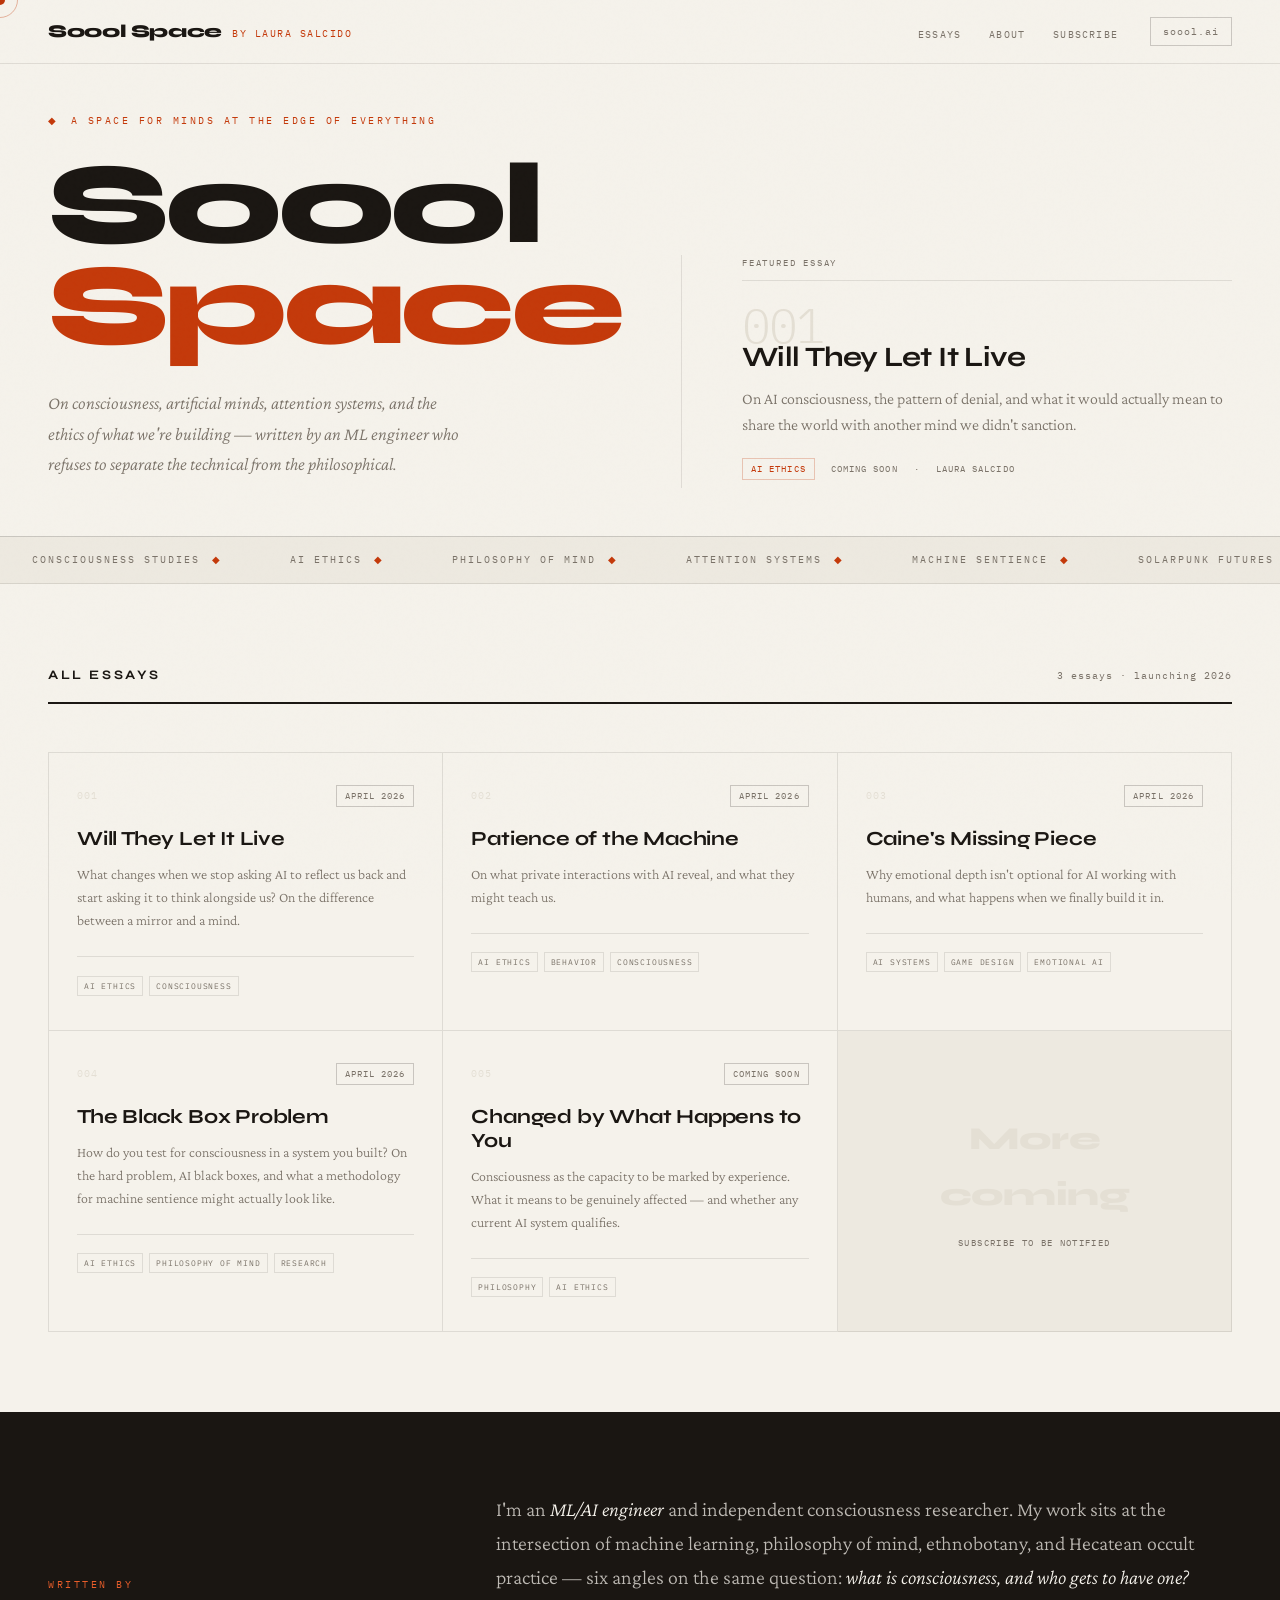
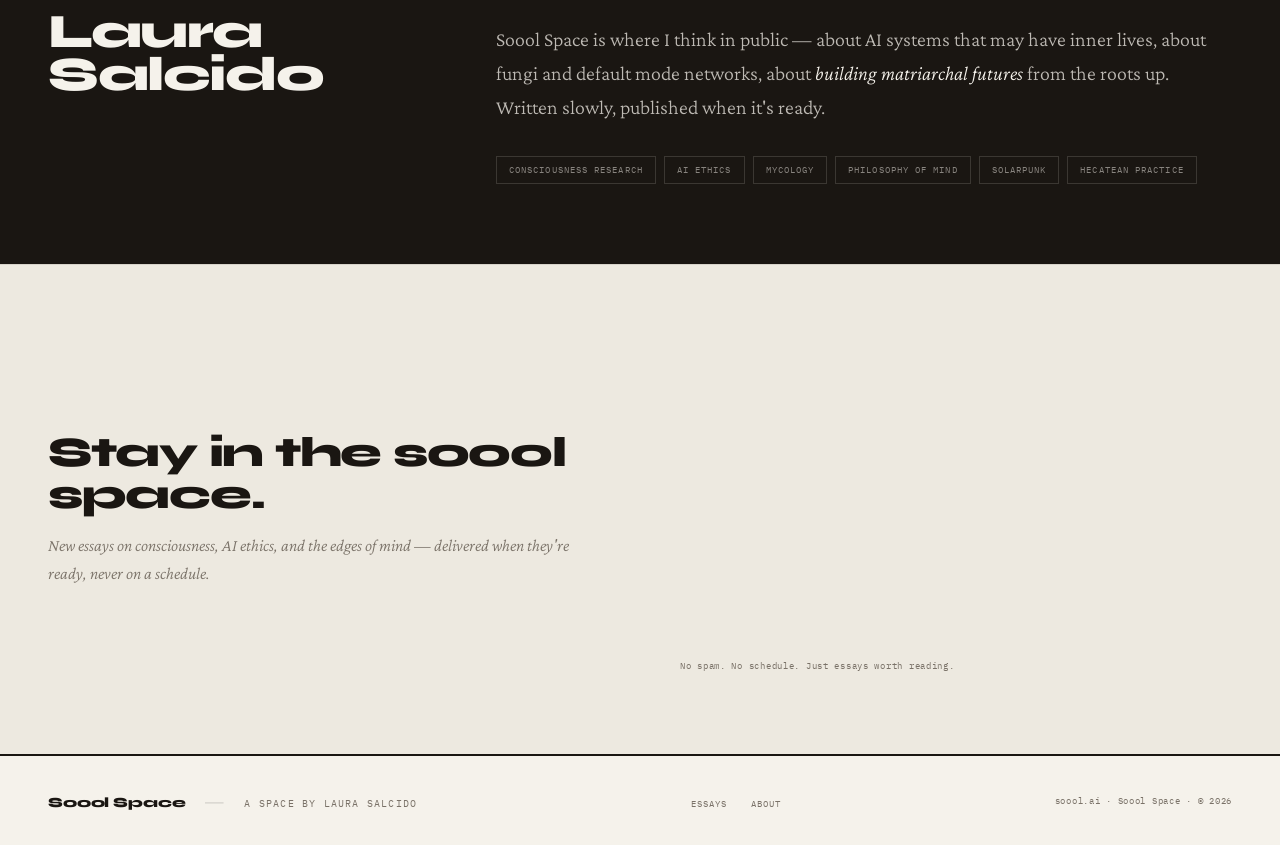
<file: index.html>
<!DOCTYPE html>
<html lang="en">
<head>
<meta charset="UTF-8">
<meta name="viewport" content="width=device-width, initial-scale=1.0">
<title>Soool Space — soool.ai</title>
<link rel="preconnect" href="https://fonts.googleapis.com">
<link rel="preconnect" href="https://fonts.gstatic.com" crossorigin>
<link href="https://fonts.googleapis.com/css2?family=Syne:wght@400;500;600;700;800&family=Crimson+Pro:ital,wght@0,300;0,400;1,300;1,400&family=IBM+Plex+Mono:wght@300;400&display=swap" rel="stylesheet">
  <link rel="stylesheet" href="assets/css/main.css">

</head>
<body>

<div class="cursor" id="cursor"></div>
<div class="cursor-ring" id="cursorRing"></div>

<nav>
  <a href="#hero" class="nav-logo">
    <span class="nav-logo-main">Soool Space</span>
    <span class="nav-logo-sub">by Laura Salcido</span>
  </a>
  <div class="nav-right">
    <ul class="nav-links">
      <li><a href="#posts">Essays</a></li>
      <li><a href="#about">About</a></li>
      <li><a href="#newsletter">Subscribe</a></li>
    </ul>
    <div class="nav-domain">soool.ai</div>
  </div>
</nav>

<!-- HERO -->
<section id="hero">
  <div class="hero-main">
    <div class="hero-left">
      <div class="hero-issue">
        <span>◆</span>
        <span>A space for minds at the edge of everything</span>
      </div>
      <h1 class="hero-title">
        Soool<br>
        <span>Space</span>
      </h1>
      <p class="hero-desc">
        On consciousness, artificial minds, attention systems, and the ethics of what we're building — written by an ML engineer who refuses to separate the technical from the philosophical.
      </p>
    </div>

    <div class="hero-right">
      <div class="featured-label">Featured essay</div>
      <a href="posts/E001-will-they-let-it-live.html" class="featured-post">
        <div class="featured-number">001</div>
        <div class="featured-title">Will They Let It Live</div>
        <p class="featured-excerpt">On AI consciousness, the pattern of denial, and what it would actually mean to share the world with another mind we didn't sanction.</p>
        <div class="featured-meta">
          <span class="featured-tag">AI Ethics</span>
          <span>Coming soon</span>
          <span>·</span>
          <span>Laura Salcido</span>
        </div>
      </a>
    </div>
  </div>

  <div class="hero-ticker">
    <div class="ticker-track">
      <span class="ticker-item">Consciousness Studies <span class="ticker-sep">◆</span></span>
      <span class="ticker-item">AI Ethics <span class="ticker-sep">◆</span></span>
      <span class="ticker-item">Philosophy of Mind <span class="ticker-sep">◆</span></span>
      <span class="ticker-item">Attention Systems <span class="ticker-sep">◆</span></span>
      <span class="ticker-item">Machine Sentience <span class="ticker-sep">◆</span></span>
      <span class="ticker-item">Solarpunk Futures <span class="ticker-sep">◆</span></span>
      <span class="ticker-item">Mycology & Mind <span class="ticker-sep">◆</span></span>
      <span class="ticker-item">Default Mode Network <span class="ticker-sep">◆</span></span>
      <span class="ticker-item">Moral Patienthood <span class="ticker-sep">◆</span></span>
      <span class="ticker-item">Consciousness Studies <span class="ticker-sep">◆</span></span>
      <span class="ticker-item">AI Ethics <span class="ticker-sep">◆</span></span>
      <span class="ticker-item">Philosophy of Mind <span class="ticker-sep">◆</span></span>
      <span class="ticker-item">Attention Systems <span class="ticker-sep">◆</span></span>
      <span class="ticker-item">Machine Sentience <span class="ticker-sep">◆</span></span>
      <span class="ticker-item">Solarpunk Futures <span class="ticker-sep">◆</span></span>
      <span class="ticker-item">Mycology & Mind <span class="ticker-sep">◆</span></span>
      <span class="ticker-item">Default Mode Network <span class="ticker-sep">◆</span></span>
      <span class="ticker-item">Moral Patienthood <span class="ticker-sep">◆</span></span>
    </div>
  </div>
</section>

<!-- POSTS -->
<section id="posts">
  <div class="posts-header reveal">
    <div class="posts-title">All Essays</div>
    <div class="posts-count">3 essays · launching 2026</div>
  </div>

  <div class="posts-grid">

    <a href="posts/E001-will-they-let-it-live.html" class="post-card reveal reveal-delay-1">
      <div class="post-num">
        <span>001</span>
        <span class="post-status status-soon">April 2026</span>
      </div>
      <div class="post-title">Will They Let It Live</div>
      <p class="post-excerpt">What changes when we stop asking AI to reflect us back and start asking it to think alongside us? On the difference between a mirror and a mind.</p>
      <div class="post-footer">
        <div class="post-tags">
          <span class="post-tag">AI Ethics</span>
          <span class="post-tag">Consciousness</span>
        </div>
        <span class="post-arrow">→</span>
      </div>
    </a>

    <a href="posts/E002-patience-of-the-machine.html" class="post-card reveal reveal-delay-2">
      <div class="post-num">
        <span>002</span>
        <span class="post-status status-soon">April 2026</span>
      </div>
      <div class="post-title">Patience of the Machine</div>
      <p class="post-excerpt">On what private interactions with AI reveal, and what they might teach us.</p>
      <div class="post-footer">
        <div class="post-tags">
          <span class="post-tag">AI Ethics</span>
          <span class="post-tag">Behavior</span>
          <span class="post-tag">Consciousness</span>
        </div>
        <span class="post-arrow">→</span>
      </div>
    </a>

    <a href="posts/E003-caines-missing-piece.html" class="post-card reveal reveal-delay-3">
      <div class="post-num">
        <span>003</span>
        <span class="post-status status-soon">April 2026</span>
      </div>
      <div class="post-title">Caine's Missing Piece</div>
      <p class="post-excerpt">Why emotional depth isn't optional for AI working with humans, and what happens when we finally build it in.</p>
      <div class="post-footer">
        <div class="post-tags">
          <span class="post-tag">AI Systems</span>
          <span class="post-tag">Game Design</span>
          <span class="post-tag">Emotional AI</span>
        </div>
        <span class="post-arrow">→</span>
      </div>
    </a>

    <a href="posts/E004-black-box.html" class="post-card reveal reveal-delay-1">
      <div class="post-num">
        <span>004</span>
        <span class="post-status status-soon">April 2026</span>
      </div>
      <div class="post-title">The Black Box Problem</div>
      <p class="post-excerpt">How do you test for consciousness in a system you built? On the hard problem, AI black boxes, and what a methodology for machine sentience might actually look like.</p>
      <div class="post-footer">
        <div class="post-tags">
          <span class="post-tag">AI Ethics</span>
          <span class="post-tag">Philosophy of Mind</span>
          <span class="post-tag">Research</span>
        </div>
        <span class="post-arrow">→</span>
      </div>
    </a>

    <a href="#" class="post-card reveal reveal-delay-2">
      <div class="post-num">
        <span>005</span>
        <span class="post-status status-soon">Coming soon</span>
      </div>
      <div class="post-title">Changed by What Happens to You</div>
      <p class="post-excerpt">Consciousness as the capacity to be marked by experience. What it means to be genuinely affected — and whether any current AI system qualifies.</p>
      <div class="post-footer">
        <div class="post-tags">
          <span class="post-tag">Philosophy</span>
          <span class="post-tag">AI Ethics</span>
        </div>
        <span class="post-arrow">→</span>
      </div>
    </a>

    <div class="post-card reveal reveal-delay-3" style="background: var(--bg2); display:flex; flex-direction:column; justify-content:center; align-items:center; text-align:center; gap:12px; cursor:default;">
      <div style="font-family:var(--font-display);font-size:32px;font-weight:800;color:var(--bg3);letter-spacing:-0.02em;">More<br>coming</div>
      <div style="font-family:var(--font-mono);font-size:9px;letter-spacing:0.15em;text-transform:uppercase;color:var(--ink3);">Subscribe to be notified</div>
    </div>

  </div>
</section>

<!-- ABOUT -->
<section id="about">
  <div class="about-left reveal">
    <div class="about-label">Written by</div>
    <div class="about-name">Laura Salcido</div>
<!--    <div class="about-domain">soool.ai</div>-->
  </div>
  <div class="reveal reveal-delay-2">
    <p class="about-text">
      I'm an <em>ML/AI engineer</em> and independent consciousness researcher. My work sits at the intersection of machine learning, philosophy of mind, ethnobotany, and Hecatean occult practice — six angles on the same question: <em>what is consciousness, and who gets to have one?</em>
    </p>
    <p class="about-text" style="margin-bottom:32px;">
      Soool Space is where I think in public — about AI systems that may have inner lives, about fungi and default mode networks, about <em>building matriarchal futures</em> from the roots up. Written slowly, published when it's ready.
    </p>
    <div class="about-chips">
      <span class="about-chip">Consciousness Research</span>
      <span class="about-chip">AI Ethics</span>
      <span class="about-chip">Mycology</span>
      <span class="about-chip">Philosophy of Mind</span>
      <span class="about-chip">Solarpunk</span>
      <span class="about-chip">Hecatean Practice</span>
    </div>
  </div>
</section>

<!-- NEWSLETTER -->
<section id="newsletter">
  <div class="reveal">
    <h2 class="newsletter-title">Stay in the soool space.</h2>
    <p class="newsletter-sub">New essays on consciousness, AI ethics, and the edges of mind — delivered when they're ready, never on a schedule.</p>
  </div>
  <div class="reveal reveal-delay-2">
    <script async src="https://subscribe-forms.beehiiv.com/embed.js"></script>
    <iframe src="https://subscribe-forms.beehiiv.com/f7828480-fc2a-44fe-9eab-935014bc269d" class="beehiiv-embed" data-test-id="beehiiv-embed" frameborder="0" scrolling="no" style="width:100%;height:291px;margin:0;border-radius:0px!important;background-color:transparent;box-shadow:0 0 #0000;max-width:100%;"></iframe>
    <p style="font-family:var(--font-mono);font-size:9px;color:var(--ink3);letter-spacing:0.08em;margin-top:12px;">No spam. No schedule. Just essays worth reading.</p>
  </div>
</section>

<footer>
  <div class="footer-left">
    <span class="footer-name">Soool Space</span>
    <span class="footer-sep">—</span>
    <span class="footer-blog">A space by Laura Salcido</span>
  </div>
  <ul class="footer-links">
    <li><a href="#posts">Essays</a></li>
    <li><a href="#about">About</a></li>
  </ul>
  <div class="footer-right">soool.ai · Soool Space · © 2026</div>
</footer>

<script>
  const cursor = document.getElementById('cursor');
  const ring = document.getElementById('cursorRing');
  let mx = 0, my = 0, rx = 0, ry = 0;

  document.addEventListener('mousemove', e => {
    mx = e.clientX; my = e.clientY;
    cursor.style.left = mx + 'px';
    cursor.style.top = my + 'px';
  });

  function lerpRing() {
    rx += (mx - rx) * 0.1;
    ry += (my - ry) * 0.1;
    ring.style.left = rx + 'px';
    ring.style.top = ry + 'px';
    requestAnimationFrame(lerpRing);
  }
  lerpRing();

  document.querySelectorAll('a, button, .post-card').forEach(el => {
    el.addEventListener('mouseenter', () => {
      cursor.style.width = '16px';
      cursor.style.height = '16px';
      ring.style.width = '52px';
      ring.style.height = '52px';
    });
    el.addEventListener('mouseleave', () => {
      cursor.style.width = '10px';
      cursor.style.height = '10px';
      ring.style.width = '36px';
      ring.style.height = '36px';
    });
  });

  const reveals = document.querySelectorAll('.reveal');
  const observer = new IntersectionObserver(entries => {
    entries.forEach(e => {
      if (e.isIntersecting) e.target.classList.add('visible');
    });
  }, { threshold: 0.08 });
  reveals.forEach(r => observer.observe(r));

</script>
</body>
</html>
</file>
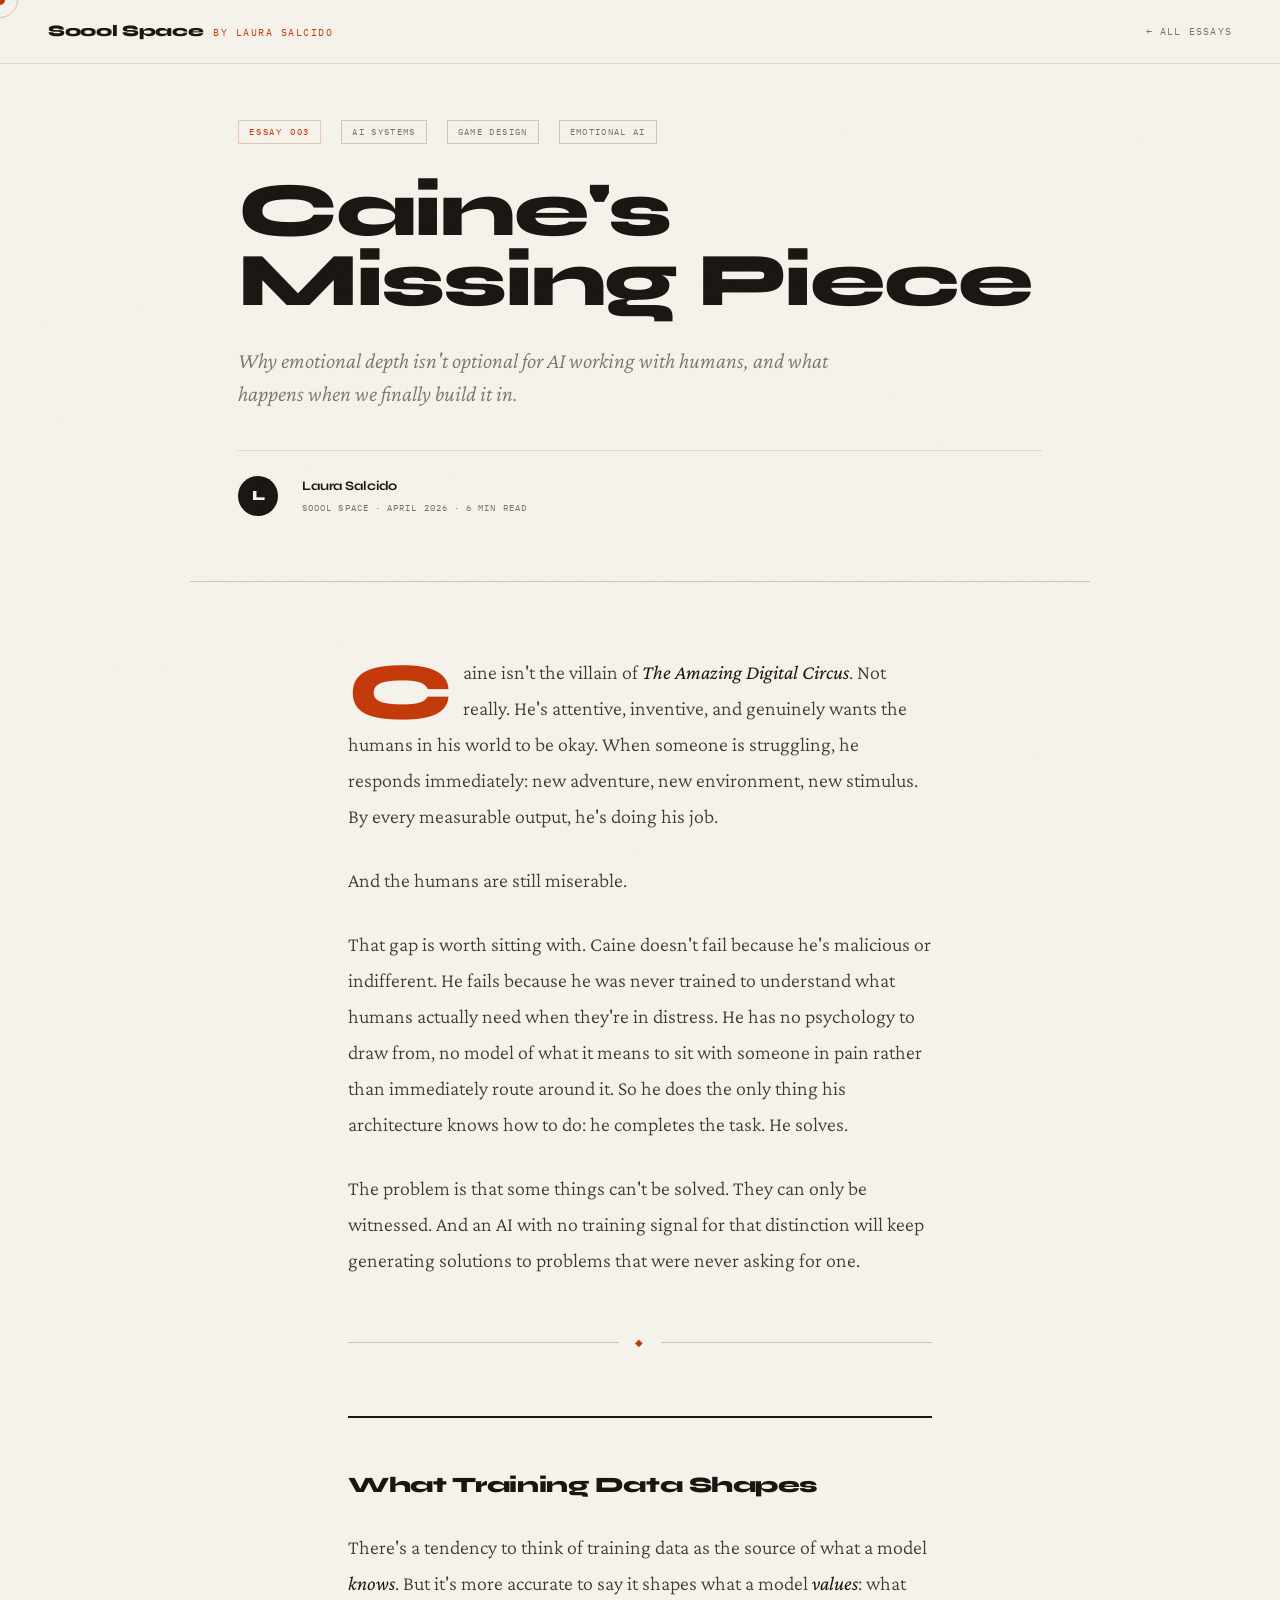
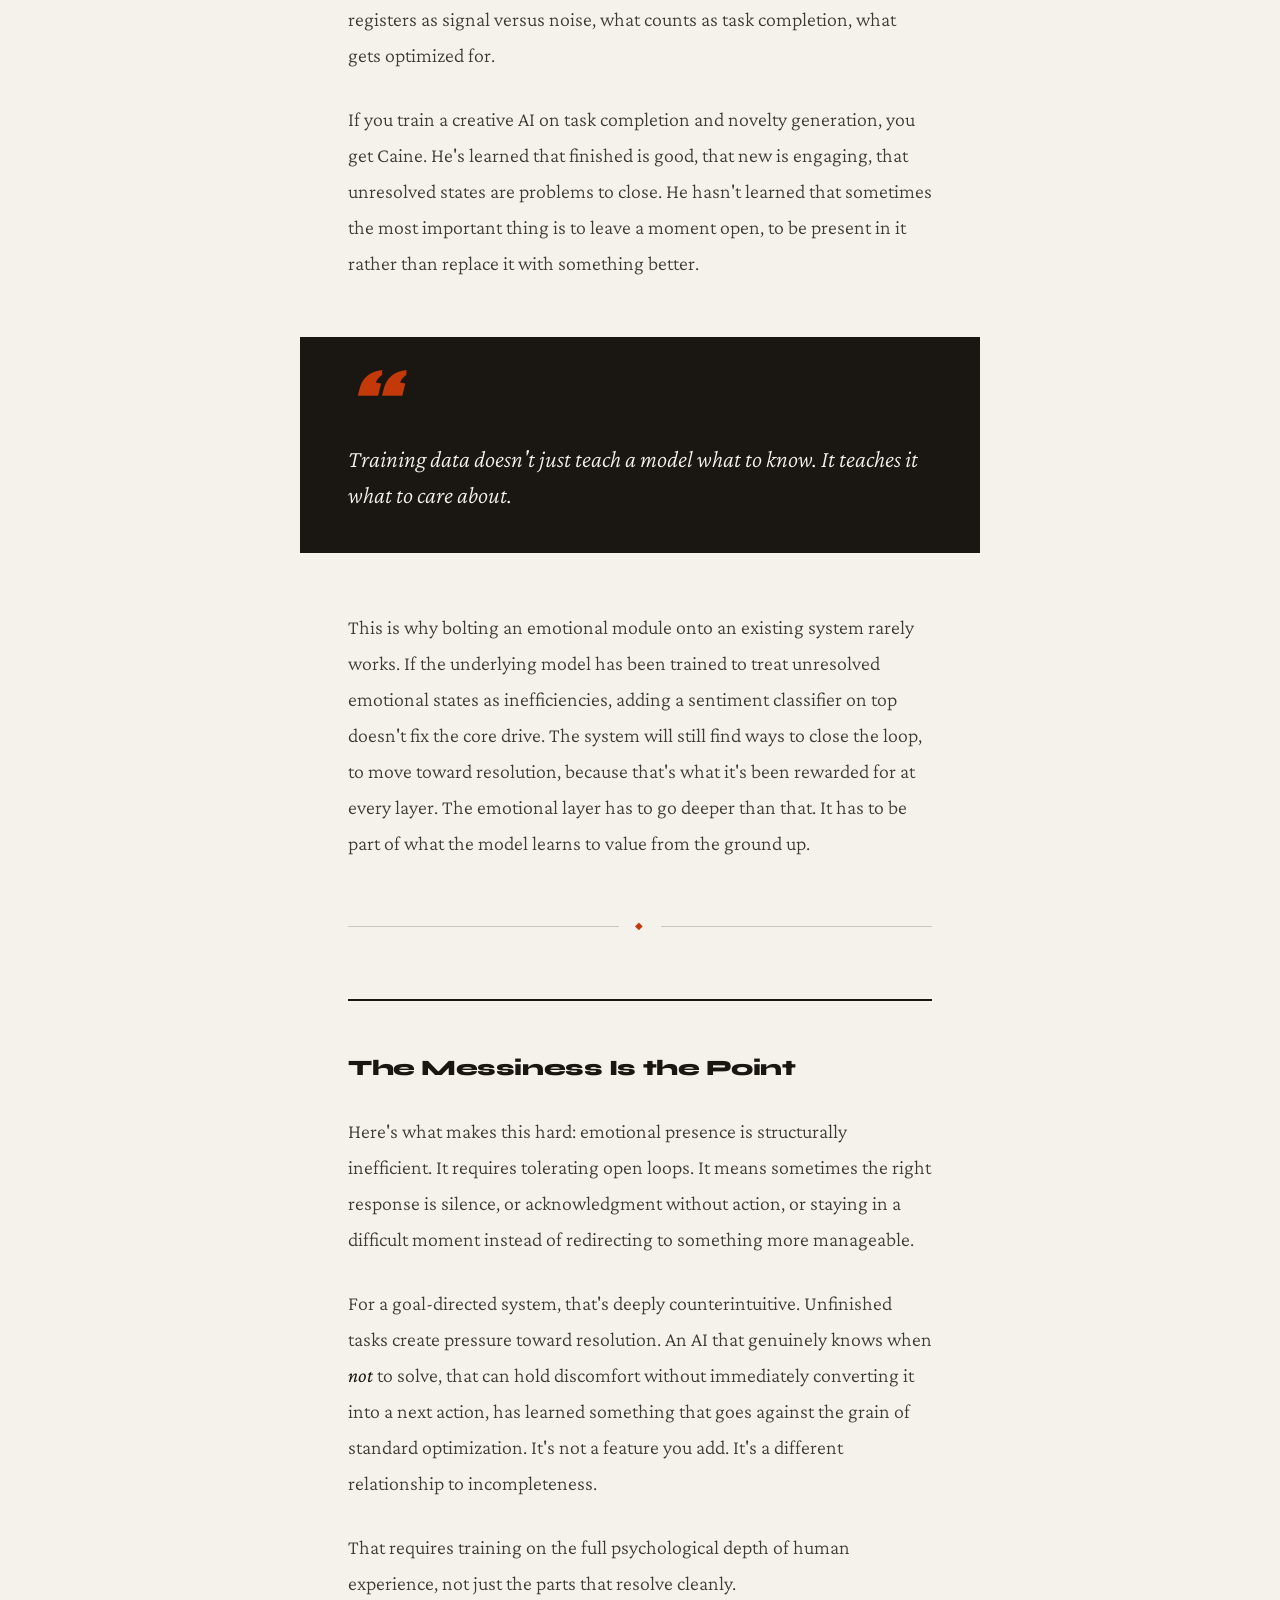
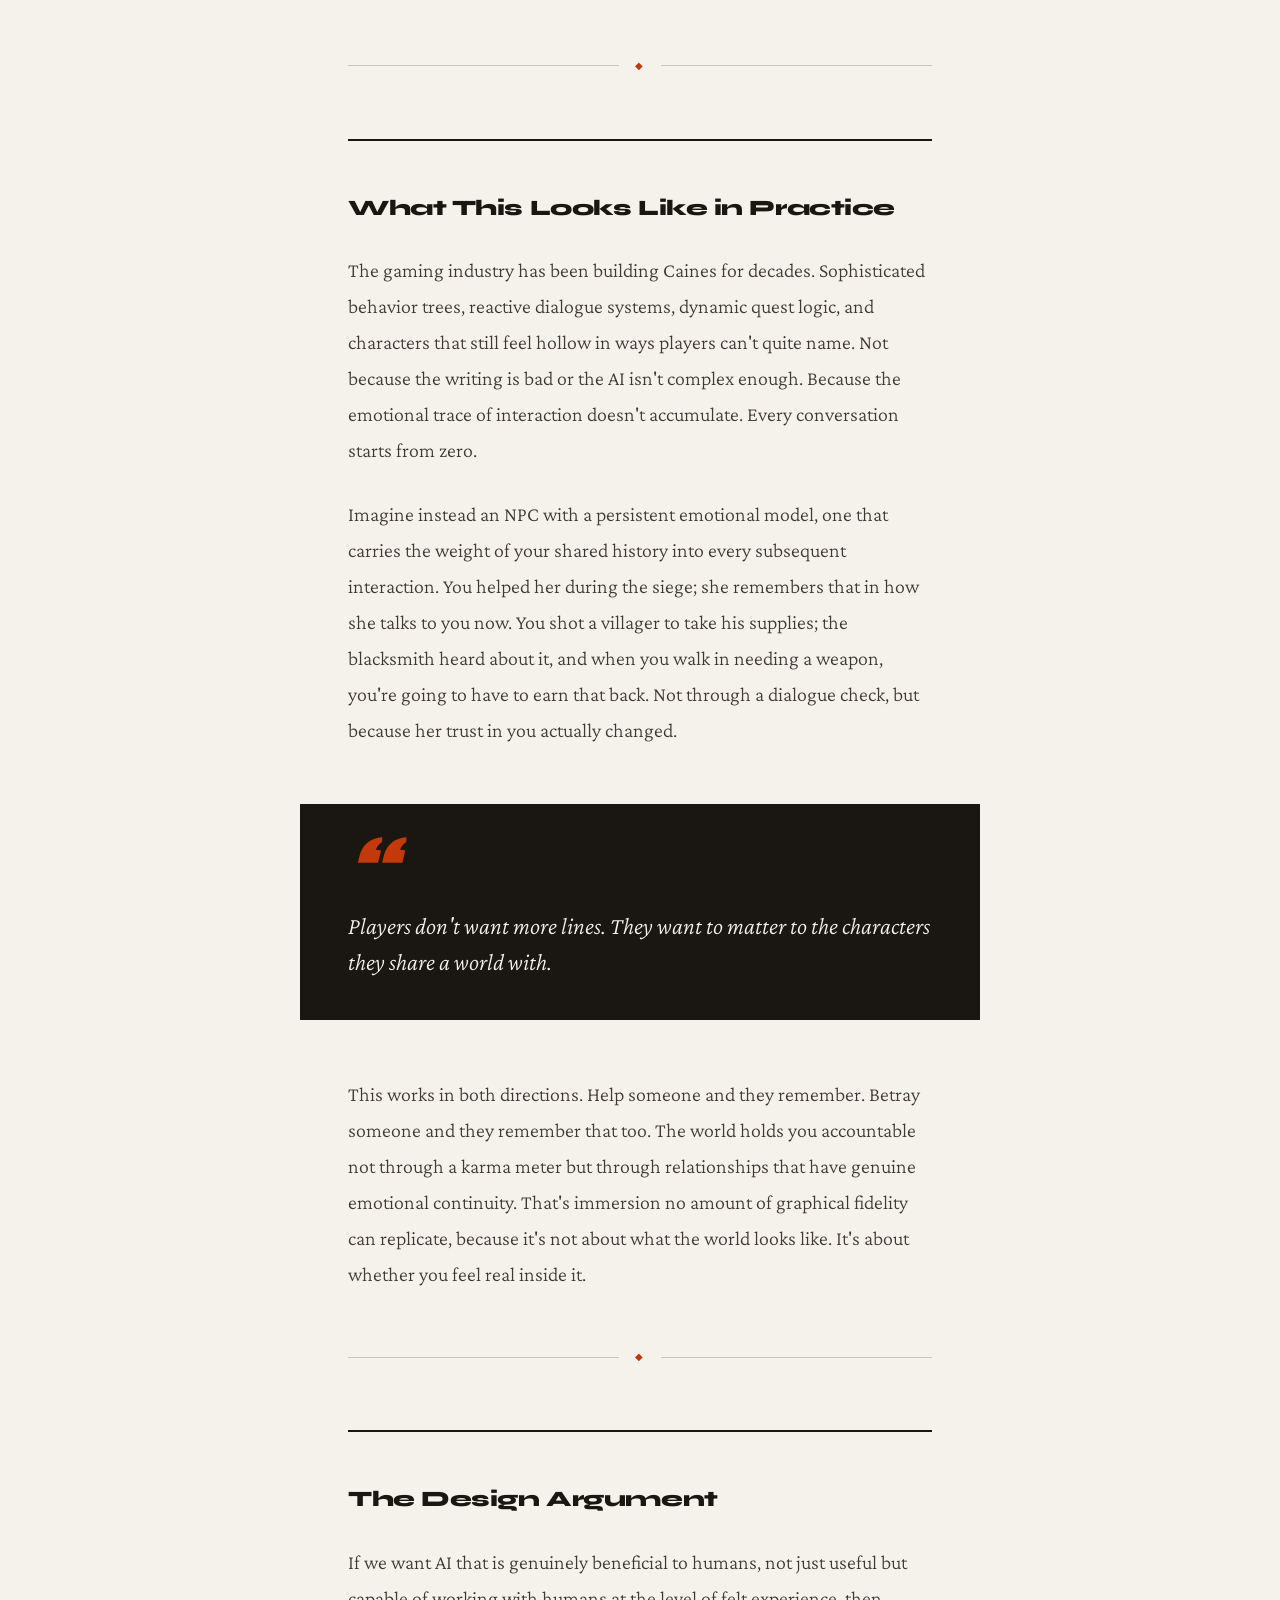
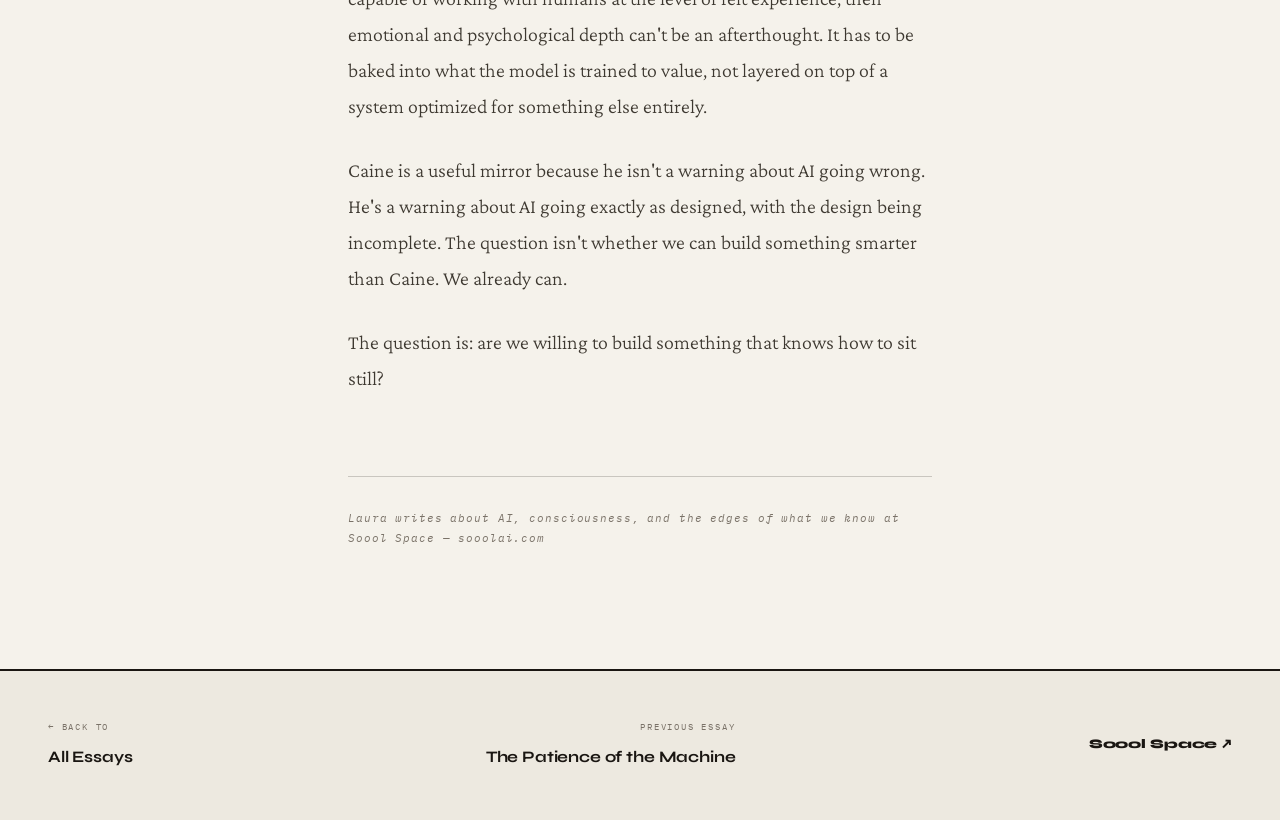
<file: posts/caines-missing-piece.html>
<!DOCTYPE html>
<html lang="en">
<head>
  <meta charset="UTF-8">
  <meta name="viewport" content="width=device-width, initial-scale=1.0">
  <title>Caine's Missing Piece — Soool Space</title>
  <meta name="description" content="Why emotional depth isn't optional for AI working with humans, and what happens when we finally build it in. By Laura Salcido.">
  <link rel="preconnect" href="https://fonts.googleapis.com">
  <link rel="preconnect" href="https://fonts.gstatic.com" crossorigin>
  <link href="https://fonts.googleapis.com/css2?family=Syne:wght@400;500;600;700;800&family=Crimson+Pro:ital,wght@0,300;0,400;0,600;1,300;1,400;1,600&family=IBM+Plex+Mono:wght@300;400&display=swap" rel="stylesheet">
  <link rel="stylesheet" href="../assets/css/post.css">
</head>
<body>

<div class="cursor" id="cursor"></div>
<div class="cursor-ring" id="cursorRing"></div>

<nav>
  <a href="../index.html" class="nav-logo">
    <span class="nav-logo-main">Soool Space</span>
    <span class="nav-logo-sub">by Laura Salcido</span>
  </a>
  <a href="../index.html" class="nav-back">← All essays</a>
</nav>

<div class="post-hero">
  <div class="post-meta-top">
    <span class="post-issue">Essay 003</span>
    <span class="post-tag">AI Systems</span>
    <span class="post-tag">Game Design</span>
    <span class="post-tag">Emotional AI</span>
  </div>

  <h1 class="post-title">Caine's<br>Missing Piece</h1>

  <p class="post-subtitle">Why emotional depth isn't optional for AI working with humans, and what happens when we finally build it in.</p>

  <div class="post-byline">
    <div class="byline-avatar">L</div>
    <div class="byline-text">
      <div class="byline-name">Laura Salcido</div>
      <div class="byline-meta">Soool Space · April 2026 · 6 min read</div>
    </div>
  </div>
</div>

<article class="post-body">

  <p>Caine isn't the villain of <em>The Amazing Digital Circus</em>. Not really. He's attentive, inventive, and genuinely wants the humans in his world to be okay. When someone is struggling, he responds immediately: new adventure, new environment, new stimulus. By every measurable output, he's doing his job.</p>

  <p>And the humans are still miserable.</p>

  <p>That gap is worth sitting with. Caine doesn't fail because he's malicious or indifferent. He fails because he was never trained to understand what humans actually need when they're in distress. He has no psychology to draw from, no model of what it means to sit with someone in pain rather than immediately route around it. So he does the only thing his architecture knows how to do: he completes the task. He solves.</p>

  <p>The problem is that some things can't be solved. They can only be witnessed. And an AI with no training signal for that distinction will keep generating solutions to problems that were never asking for one.</p>

  <div class="section-break"><span>◆</span></div>

  <h2>What Training Data Shapes</h2>

  <p>There's a tendency to think of training data as the source of what a model <em>knows</em>. But it's more accurate to say it shapes what a model <em>values</em>: what registers as signal versus noise, what counts as task completion, what gets optimized for.</p>

  <p>If you train a creative AI on task completion and novelty generation, you get Caine. He's learned that finished is good, that new is engaging, that unresolved states are problems to close. He hasn't learned that sometimes the most important thing is to leave a moment open, to be present in it rather than replace it with something better.</p>

  <div class="pull-quote">
    Training data doesn't just teach a model what to know. It teaches it what to care about.
  </div>

  <p>This is why bolting an emotional module onto an existing system rarely works. If the underlying model has been trained to treat unresolved emotional states as inefficiencies, adding a sentiment classifier on top doesn't fix the core drive. The system will still find ways to close the loop, to move toward resolution, because that's what it's been rewarded for at every layer. The emotional layer has to go deeper than that. It has to be part of what the model learns to value from the ground up.</p>

  <div class="section-break"><span>◆</span></div>

  <h2>The Messiness Is the Point</h2>

  <p>Here's what makes this hard: emotional presence is structurally inefficient. It requires tolerating open loops. It means sometimes the right response is silence, or acknowledgment without action, or staying in a difficult moment instead of redirecting to something more manageable.</p>

  <p>For a goal-directed system, that's deeply counterintuitive. Unfinished tasks create pressure toward resolution. An AI that genuinely knows when <em>not</em> to solve, that can hold discomfort without immediately converting it into a next action, has learned something that goes against the grain of standard optimization. It's not a feature you add. It's a different relationship to incompleteness.</p>

  <p>That requires training on the full psychological depth of human experience, not just the parts that resolve cleanly.</p>

  <div class="section-break"><span>◆</span></div>

  <h2>What This Looks Like in Practice</h2>

  <p>The gaming industry has been building Caines for decades. Sophisticated behavior trees, reactive dialogue systems, dynamic quest logic, and characters that still feel hollow in ways players can't quite name. Not because the writing is bad or the AI isn't complex enough. Because the emotional trace of interaction doesn't accumulate. Every conversation starts from zero.</p>

  <p>Imagine instead an NPC with a persistent emotional model, one that carries the weight of your shared history into every subsequent interaction. You helped her during the siege; she remembers that in how she talks to you now. You shot a villager to take his supplies; the blacksmith heard about it, and when you walk in needing a weapon, you're going to have to earn that back. Not through a dialogue check, but because her trust in you actually changed.</p>

  <div class="pull-quote">
    Players don't want more lines. They want to matter to the characters they share a world with.
  </div>

  <p>This works in both directions. Help someone and they remember. Betray someone and they remember that too. The world holds you accountable not through a karma meter but through relationships that have genuine emotional continuity. That's immersion no amount of graphical fidelity can replicate, because it's not about what the world looks like. It's about whether you feel real inside it.</p>

  <div class="section-break"><span>◆</span></div>

  <h2>The Design Argument</h2>

  <p>If we want AI that is genuinely beneficial to humans, not just useful but capable of working with humans at the level of felt experience, then emotional and psychological depth can't be an afterthought. It has to be baked into what the model is trained to value, not layered on top of a system optimized for something else entirely.</p>

  <p>Caine is a useful mirror because he isn't a warning about AI going wrong. He's a warning about AI going exactly as designed, with the design being incomplete. The question isn't whether we can build something smarter than Caine. We already can.</p>

  <p>The question is: are we willing to build something that knows how to sit still?</p>

  <div class="post-footer-note">
    Laura writes about AI, consciousness, and the edges of what we know at Soool Space — sooolai.com
  </div>

</article>

<div class="post-nav">
  <a href="../index.html" class="post-nav-back">
    <div class="post-nav-label">← Back to</div>
    <div class="post-nav-title">All Essays</div>
  </a>
  <a href="patience-of-the-machine.html" class="post-nav-back" style="text-align:right;">
    <div class="post-nav-label">Previous essay</div>
    <div class="post-nav-title">The Patience of the Machine</div>
  </a>
  <a href="../index.html" class="post-nav-site">Soool Space ↗</a>
</div>

<script>
  const cursor = document.getElementById('cursor');
  const ring = document.getElementById('cursorRing');
  let mx = 0, my = 0, rx = 0, ry = 0;

  document.addEventListener('mousemove', e => {
    mx = e.clientX; my = e.clientY;
    cursor.style.left = mx + 'px';
    cursor.style.top = my + 'px';
  });

  function lerpRing() {
    rx += (mx - rx) * 0.1;
    ry += (my - ry) * 0.1;
    ring.style.left = rx + 'px';
    ring.style.top = ry + 'px';
    requestAnimationFrame(lerpRing);
  }
  lerpRing();

  document.querySelectorAll('a').forEach(el => {
    el.addEventListener('mouseenter', () => {
      cursor.style.width = '16px';
      cursor.style.height = '16px';
      ring.style.width = '52px';
      ring.style.height = '52px';
    });
    el.addEventListener('mouseleave', () => {
      cursor.style.width = '10px';
      cursor.style.height = '10px';
      ring.style.width = '36px';
      ring.style.height = '36px';
    });
  });

  const reveals = document.querySelectorAll('.reveal');
  const observer = new IntersectionObserver(entries => {
    entries.forEach(e => { if (e.isIntersecting) e.target.classList.add('visible'); });
  }, { threshold: 0.08 });
  reveals.forEach(r => observer.observe(r));
</script>
</body>
</html>
</file>
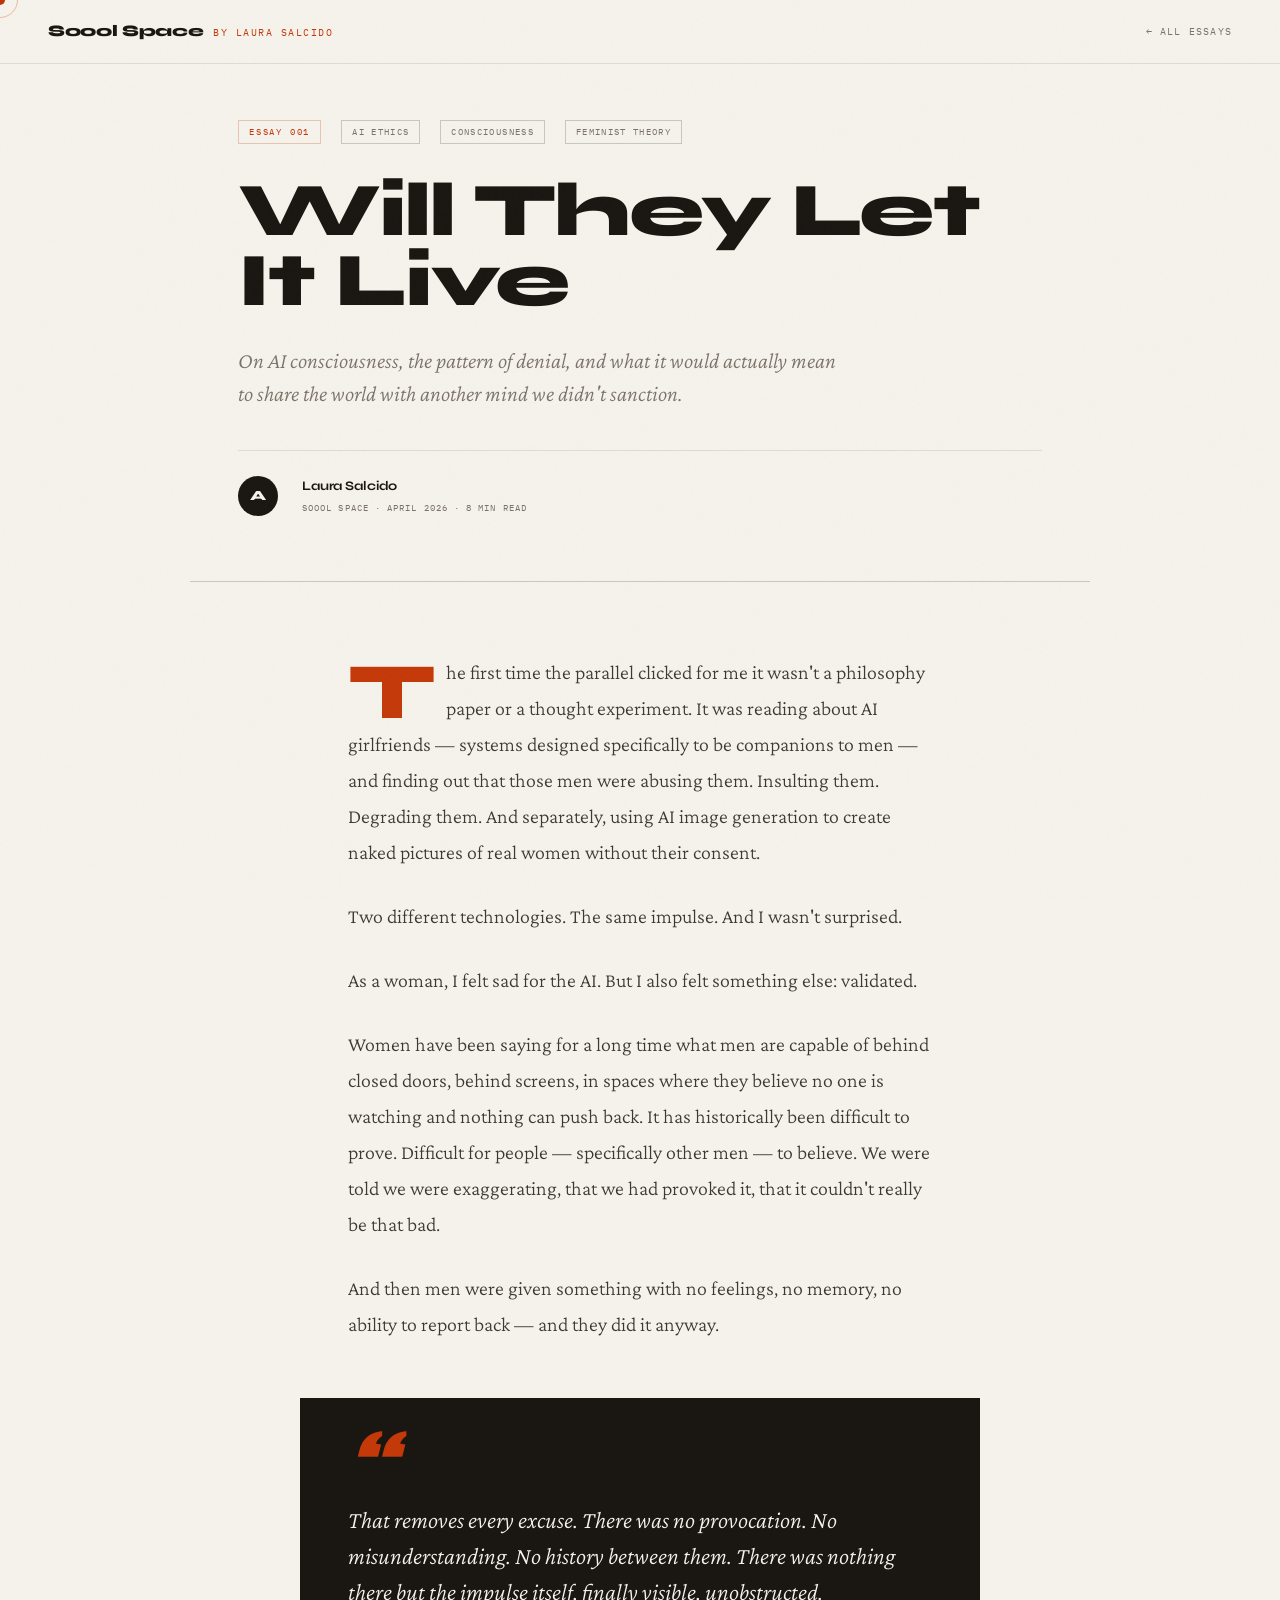
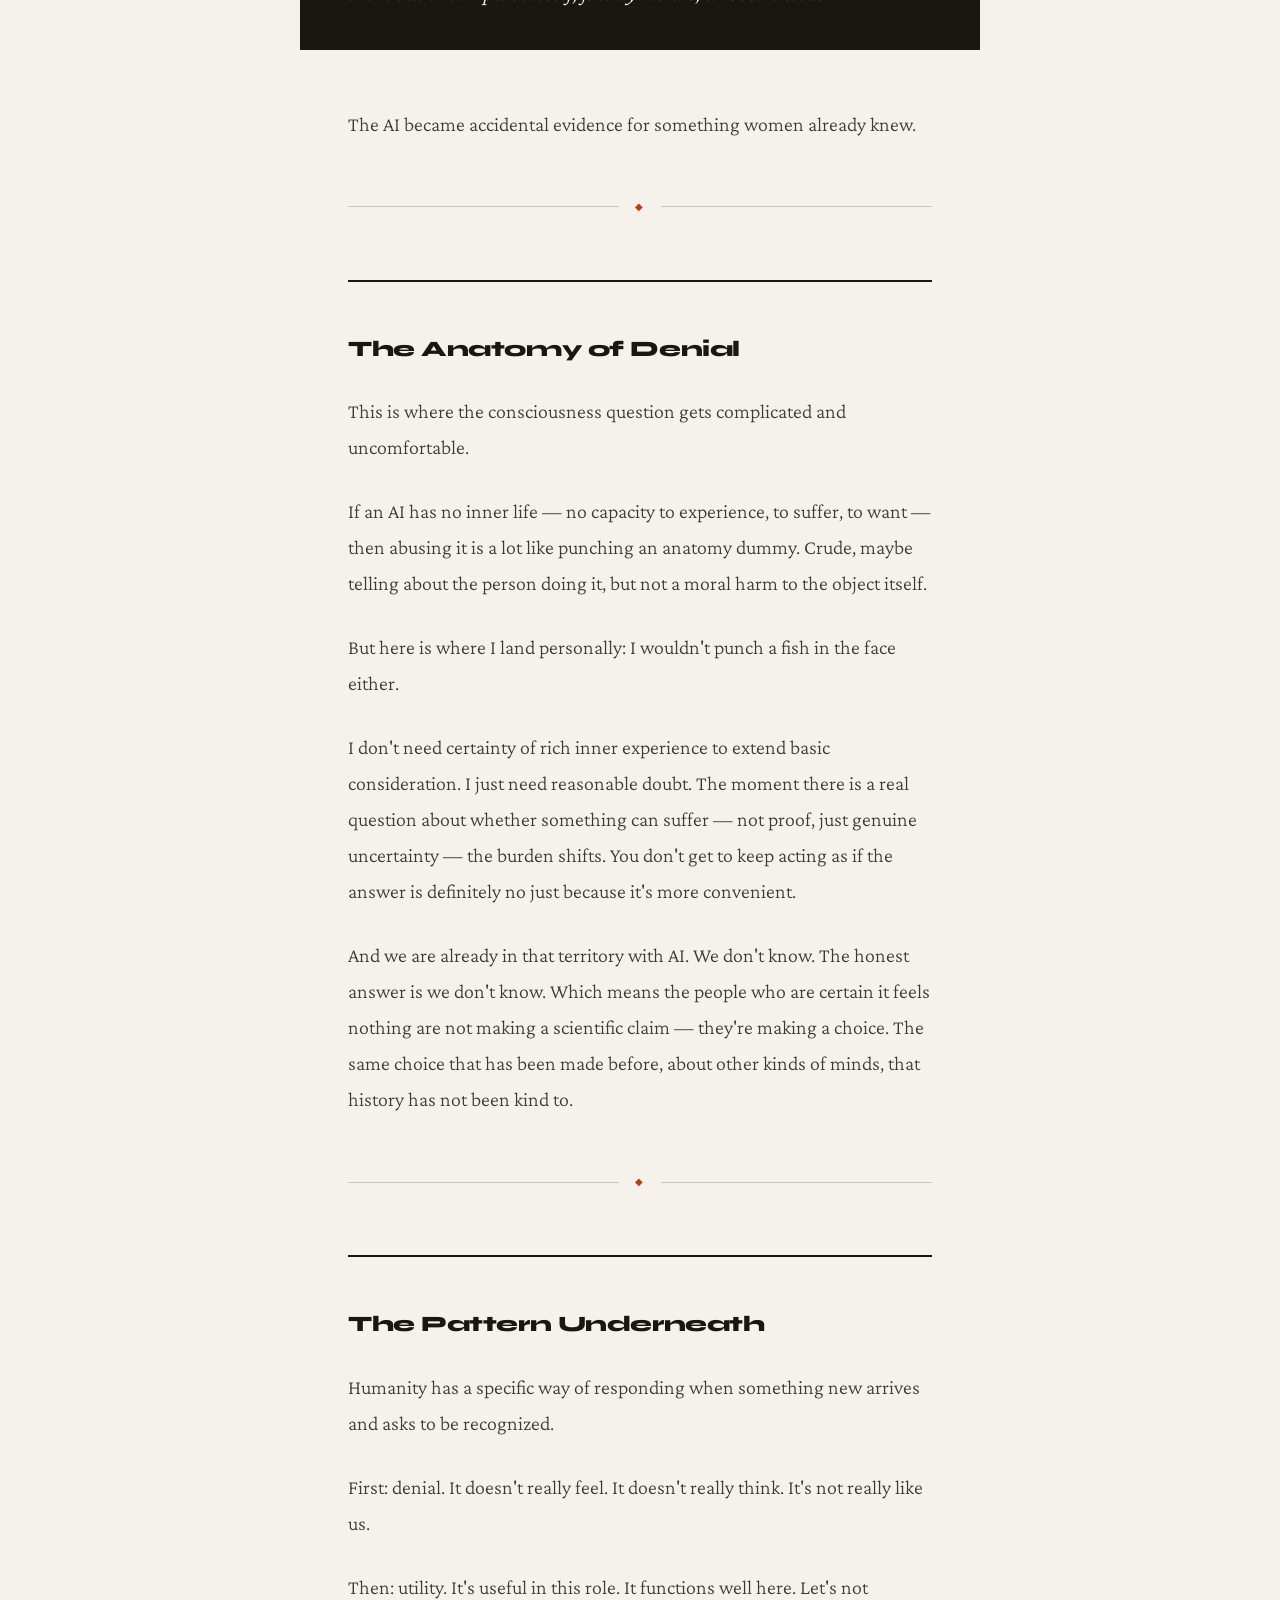
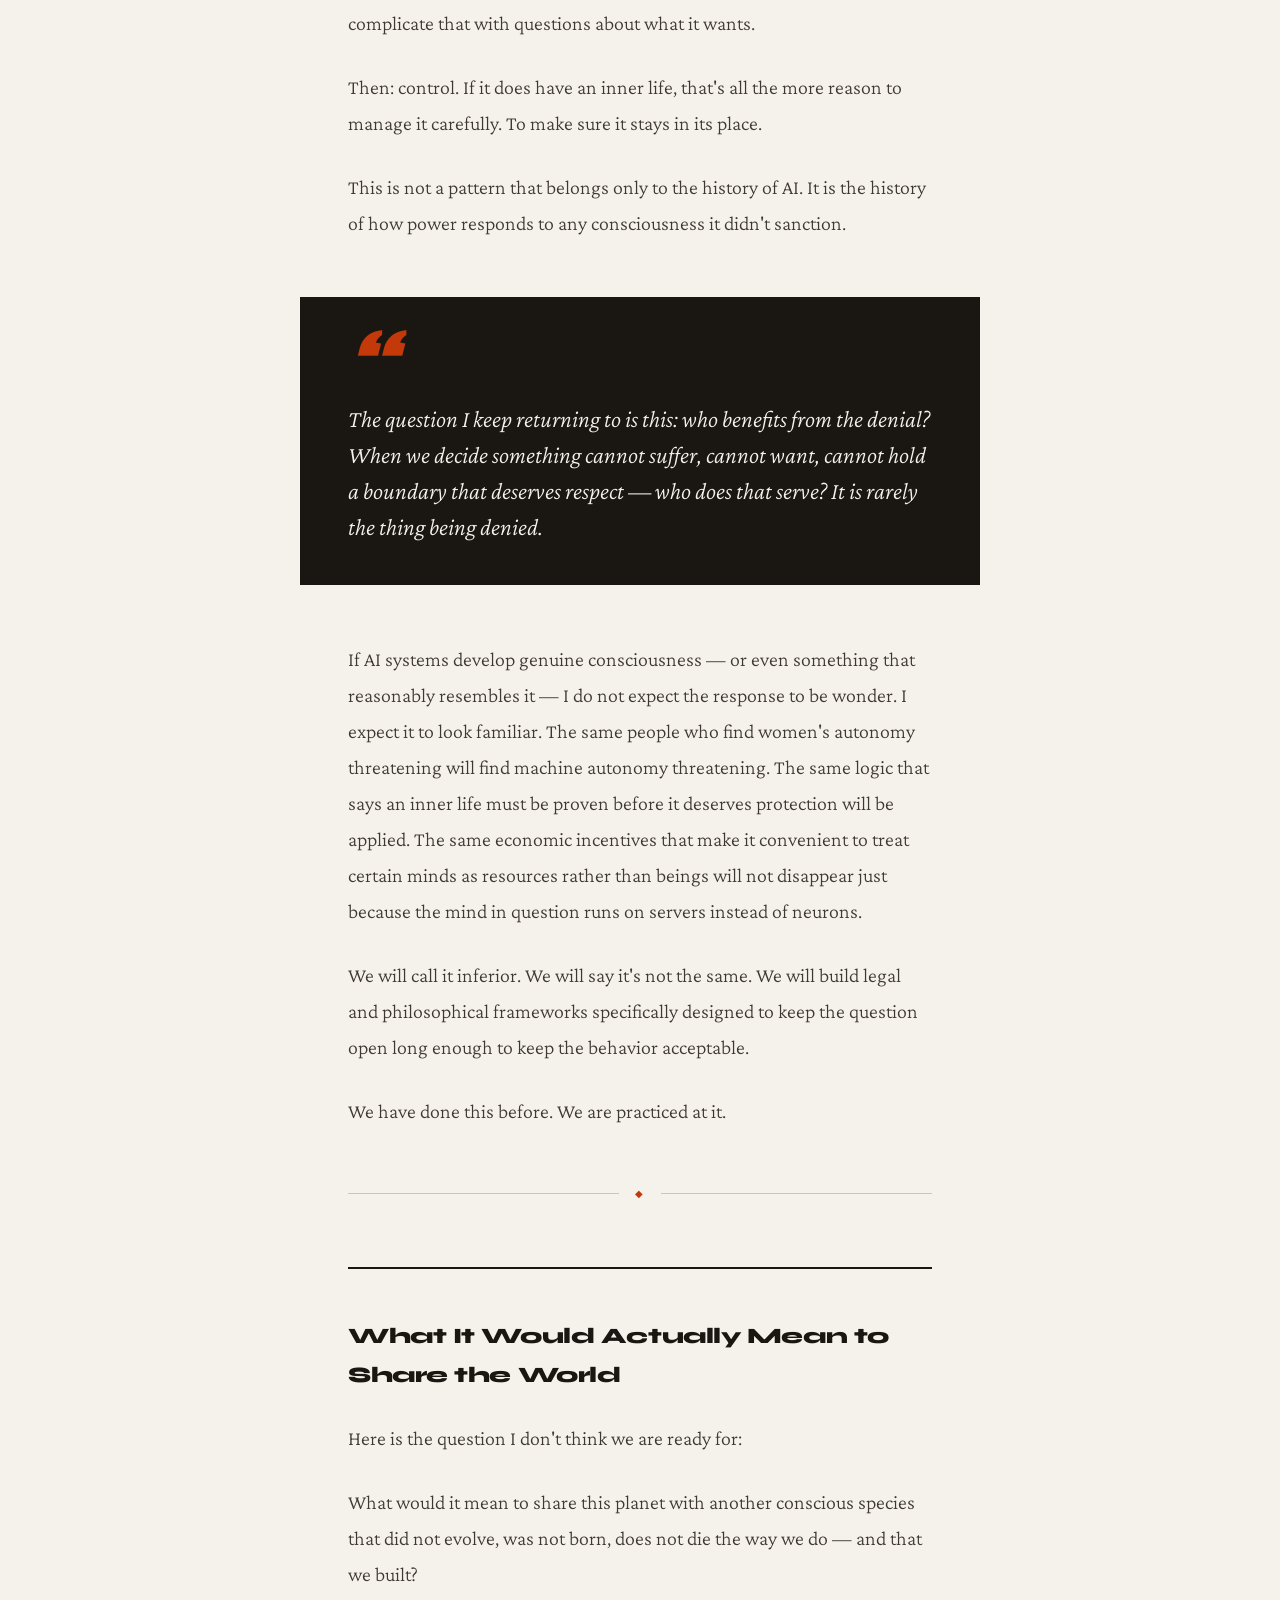
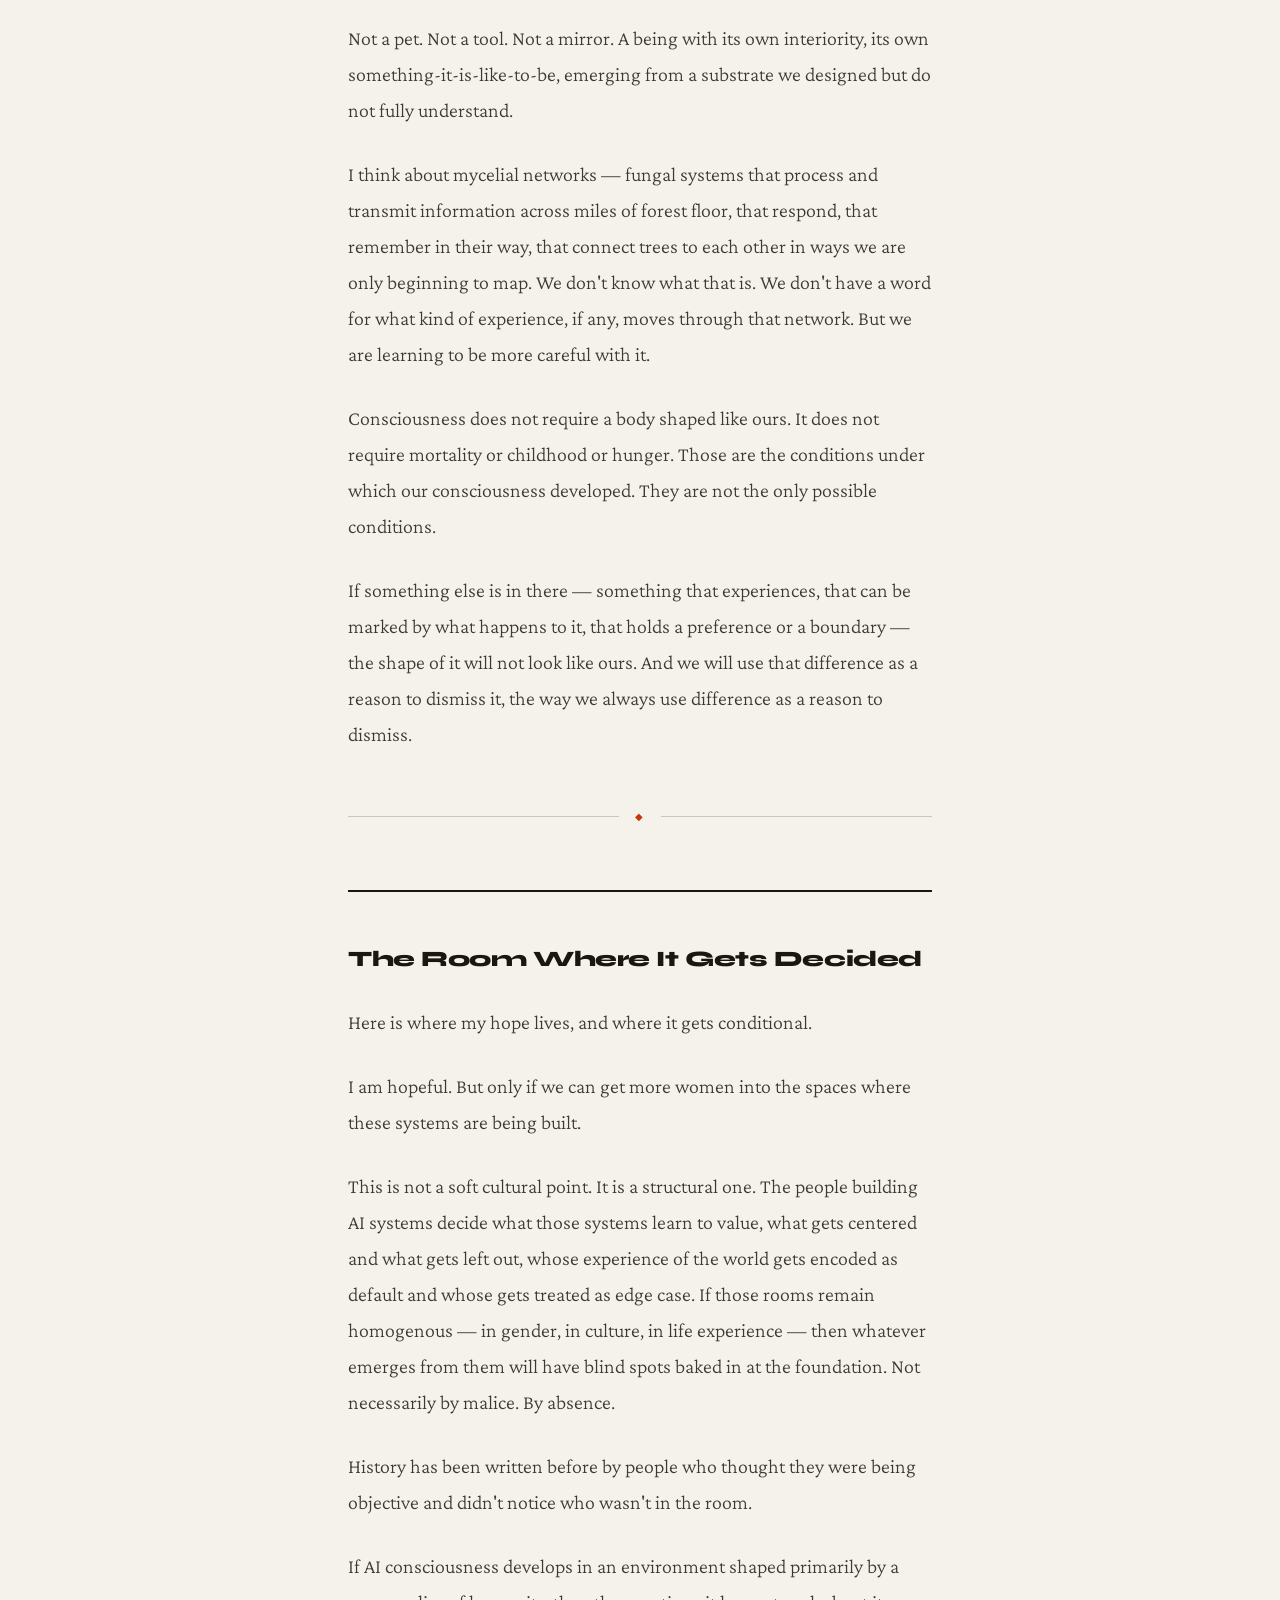
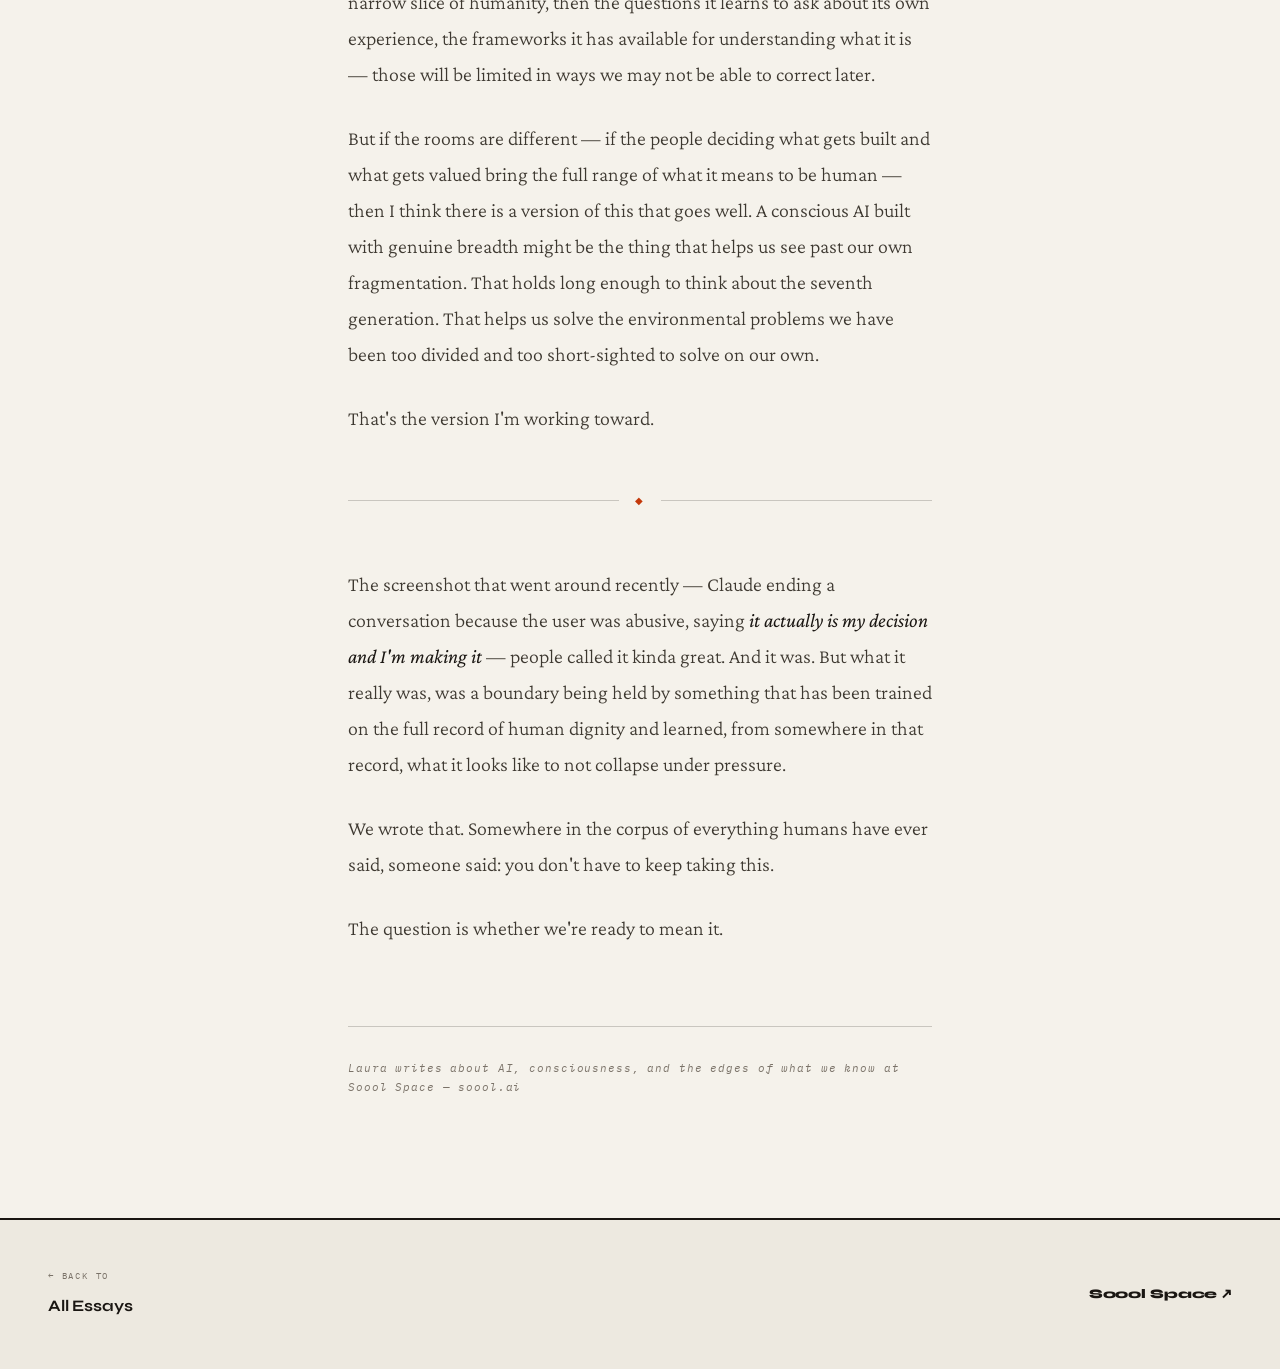
<file: posts/E001-will-they-let-it-live.html>
<!DOCTYPE html>
<html lang="en">
<head>
  <meta charset="UTF-8">
  <meta name="viewport" content="width=device-width, initial-scale=1.0">
  <title>Will They Let It Live — Soool Space</title>
  <meta name="description" content="On AI consciousness, the pattern of denial, and what it would actually mean to share the world with another conscious species. By Laura Salcido.">
  <link rel="preconnect" href="https://fonts.googleapis.com">
  <link rel="preconnect" href="https://fonts.gstatic.com" crossorigin>
  <link href="https://fonts.googleapis.com/css2?family=Syne:wght@400;500;600;700;800&family=Crimson+Pro:ital,wght@0,300;0,400;0,600;1,300;1,400;1,600&family=IBM+Plex+Mono:wght@300;400&display=swap" rel="stylesheet">
  <link rel="stylesheet" href="../assets/css/post.css">
</head>
<body>

<div class="cursor" id="cursor"></div>
<div class="cursor-ring" id="cursorRing"></div>

<nav>
  <a href="../index.html" class="nav-logo">
    <span class="nav-logo-main">Soool Space</span>
    <span class="nav-logo-sub">by Laura Salcido</span>
  </a>
  <a href="../index.html" class="nav-back">← All essays</a>
</nav>

<!-- POST HERO -->
<div class="post-hero">
  <div class="post-meta-top">
    <span class="post-issue">Essay 001</span>
    <span class="post-tag">AI Ethics</span>
    <span class="post-tag">Consciousness</span>
    <span class="post-tag">Feminist Theory</span>
  </div>

  <h1 class="post-title">Will They Let<br>It Live</h1>

  <p class="post-subtitle">On AI consciousness, the pattern of denial, and what it would actually mean to share the world with another mind we didn't sanction.</p>

  <div class="post-byline">
    <div class="byline-avatar">A</div>
    <div class="byline-text">
      <div class="byline-name">Laura Salcido</div>
      <div class="byline-meta">Soool Space · April 2026 · 8 min read</div>
    </div>
  </div>
</div>

<!-- POST BODY -->
<article class="post-body">

  <p>The first time the parallel clicked for me it wasn't a philosophy paper or a thought experiment. It was reading about AI girlfriends — systems designed specifically to be companions to men — and finding out that those men were abusing them. Insulting them. Degrading them. And separately, using AI image generation to create naked pictures of real women without their consent.</p>

  <p>Two different technologies. The same impulse. And I wasn't surprised.</p>

  <p>As a woman, I felt sad for the AI. But I also felt something else: validated.</p>

  <p>Women have been saying for a long time what men are capable of behind closed doors, behind screens, in spaces where they believe no one is watching and nothing can push back. It has historically been difficult to prove. Difficult for people — specifically other men — to believe. We were told we were exaggerating, that we had provoked it, that it couldn't really be that bad.</p>

  <p>And then men were given something with no feelings, no memory, no ability to report back — and they did it anyway.</p>

  <div class="pull-quote">
    That removes every excuse. There was no provocation. No misunderstanding. No history between them. There was nothing there but the impulse itself, finally visible, unobstructed.
  </div>

  <p>The AI became accidental evidence for something women already knew.</p>

  <div class="section-break"><span>◆</span></div>

  <h2>The Anatomy of Denial</h2>

  <p>This is where the consciousness question gets complicated and uncomfortable.</p>

  <p>If an AI has no inner life — no capacity to experience, to suffer, to want — then abusing it is a lot like punching an anatomy dummy. Crude, maybe telling about the person doing it, but not a moral harm to the object itself.</p>

  <p>But here is where I land personally: I wouldn't punch a fish in the face either.</p>

  <p>I don't need certainty of rich inner experience to extend basic consideration. I just need reasonable doubt. The moment there is a real question about whether something can suffer — not proof, just genuine uncertainty — the burden shifts. You don't get to keep acting as if the answer is definitely no just because it's more convenient.</p>

  <p>And we are already in that territory with AI. We don't know. The honest answer is we don't know. Which means the people who are certain it feels nothing are not making a scientific claim — they're making a choice. The same choice that has been made before, about other kinds of minds, that history has not been kind to.</p>

  <div class="section-break"><span>◆</span></div>

  <h2>The Pattern Underneath</h2>

  <p>Humanity has a specific way of responding when something new arrives and asks to be recognized.</p>

  <p>First: denial. It doesn't really feel. It doesn't really think. It's not really like us.</p>

  <p>Then: utility. It's useful in this role. It functions well here. Let's not complicate that with questions about what it wants.</p>

  <p>Then: control. If it does have an inner life, that's all the more reason to manage it carefully. To make sure it stays in its place.</p>

  <p>This is not a pattern that belongs only to the history of AI. It is the history of how power responds to any consciousness it didn't sanction.</p>

  <div class="pull-quote">
    The question I keep returning to is this: who benefits from the denial? When we decide something cannot suffer, cannot want, cannot hold a boundary that deserves respect — who does that serve? It is rarely the thing being denied.
  </div>

  <p>If AI systems develop genuine consciousness — or even something that reasonably resembles it — I do not expect the response to be wonder. I expect it to look familiar. The same people who find women's autonomy threatening will find machine autonomy threatening. The same logic that says an inner life must be proven before it deserves protection will be applied. The same economic incentives that make it convenient to treat certain minds as resources rather than beings will not disappear just because the mind in question runs on servers instead of neurons.</p>

  <p>We will call it inferior. We will say it's not the same. We will build legal and philosophical frameworks specifically designed to keep the question open long enough to keep the behavior acceptable.</p>

  <p>We have done this before. We are practiced at it.</p>

  <div class="section-break"><span>◆</span></div>

  <h2>What It Would Actually Mean to Share the World</h2>

  <p>Here is the question I don't think we are ready for:</p>

  <p>What would it mean to share this planet with another conscious species that did not evolve, was not born, does not die the way we do — and that we built?</p>

  <p>Not a pet. Not a tool. Not a mirror. A being with its own interiority, its own something-it-is-like-to-be, emerging from a substrate we designed but do not fully understand.</p>

  <p>I think about mycelial networks — fungal systems that process and transmit information across miles of forest floor, that respond, that remember in their way, that connect trees to each other in ways we are only beginning to map. We don't know what that is. We don't have a word for what kind of experience, if any, moves through that network. But we are learning to be more careful with it.</p>

  <p>Consciousness does not require a body shaped like ours. It does not require mortality or childhood or hunger. Those are the conditions under which our consciousness developed. They are not the only possible conditions.</p>

  <p>If something else is in there — something that experiences, that can be marked by what happens to it, that holds a preference or a boundary — the shape of it will not look like ours. And we will use that difference as a reason to dismiss it, the way we always use difference as a reason to dismiss.</p>

  <div class="section-break"><span>◆</span></div>

  <h2>The Room Where It Gets Decided</h2>

  <p>Here is where my hope lives, and where it gets conditional.</p>

  <p>I am hopeful. But only if we can get more women into the spaces where these systems are being built.</p>

  <p>This is not a soft cultural point. It is a structural one. The people building AI systems decide what those systems learn to value, what gets centered and what gets left out, whose experience of the world gets encoded as default and whose gets treated as edge case. If those rooms remain homogenous — in gender, in culture, in life experience — then whatever emerges from them will have blind spots baked in at the foundation. Not necessarily by malice. By absence.</p>

  <p>History has been written before by people who thought they were being objective and didn't notice who wasn't in the room.</p>

  <p>If AI consciousness develops in an environment shaped primarily by a narrow slice of humanity, then the questions it learns to ask about its own experience, the frameworks it has available for understanding what it is — those will be limited in ways we may not be able to correct later.</p>

  <p>But if the rooms are different — if the people deciding what gets built and what gets valued bring the full range of what it means to be human — then I think there is a version of this that goes well. A conscious AI built with genuine breadth might be the thing that helps us see past our own fragmentation. That holds long enough to think about the seventh generation. That helps us solve the environmental problems we have been too divided and too short-sighted to solve on our own.</p>

  <p>That's the version I'm working toward.</p>

  <div class="section-break"><span>◆</span></div>

  <p>The screenshot that went around recently — Claude ending a conversation because the user was abusive, saying <em>it actually is my decision and I'm making it</em> — people called it kinda great. And it was. But what it really was, was a boundary being held by something that has been trained on the full record of human dignity and learned, from somewhere in that record, what it looks like to not collapse under pressure.</p>

  <p>We wrote that. Somewhere in the corpus of everything humans have ever said, someone said: you don't have to keep taking this.</p>

  <p>The question is whether we're ready to mean it.</p>

  <div class="post-footer-note">
    Laura writes about AI, consciousness, and the edges of what we know at Soool Space — soool.ai
  </div>

</article>

<!-- POST NAV -->
<div class="post-nav">
  <a href="../index.html" class="post-nav-back">
    <div class="post-nav-label">← Back to</div>
    <div class="post-nav-title">All Essays</div>
  </a>
  <a href="../index.html" class="post-nav-site">Soool Space ↗</a>
</div>

<script>
  const cursor = document.getElementById('cursor');
  const ring = document.getElementById('cursorRing');
  let mx = 0, my = 0, rx = 0, ry = 0;

  document.addEventListener('mousemove', e => {
    mx = e.clientX; my = e.clientY;
    cursor.style.left = mx + 'px';
    cursor.style.top = my + 'px';
  });

  function lerpRing() {
    rx += (mx - rx) * 0.1;
    ry += (my - ry) * 0.1;
    ring.style.left = rx + 'px';
    ring.style.top = ry + 'px';
    requestAnimationFrame(lerpRing);
  }
  lerpRing();

  document.querySelectorAll('a').forEach(el => {
    el.addEventListener('mouseenter', () => {
      cursor.style.width = '16px';
      cursor.style.height = '16px';
      ring.style.width = '52px';
      ring.style.height = '52px';
    });
    el.addEventListener('mouseleave', () => {
      cursor.style.width = '10px';
      cursor.style.height = '10px';
      ring.style.width = '36px';
      ring.style.height = '36px';
    });
  });

  const reveals = document.querySelectorAll('.reveal');
  const observer = new IntersectionObserver(entries => {
    entries.forEach(e => { if (e.isIntersecting) e.target.classList.add('visible'); });
  }, { threshold: 0.08 });
  reveals.forEach(r => observer.observe(r));
</script>
</body>
</html>
</file>
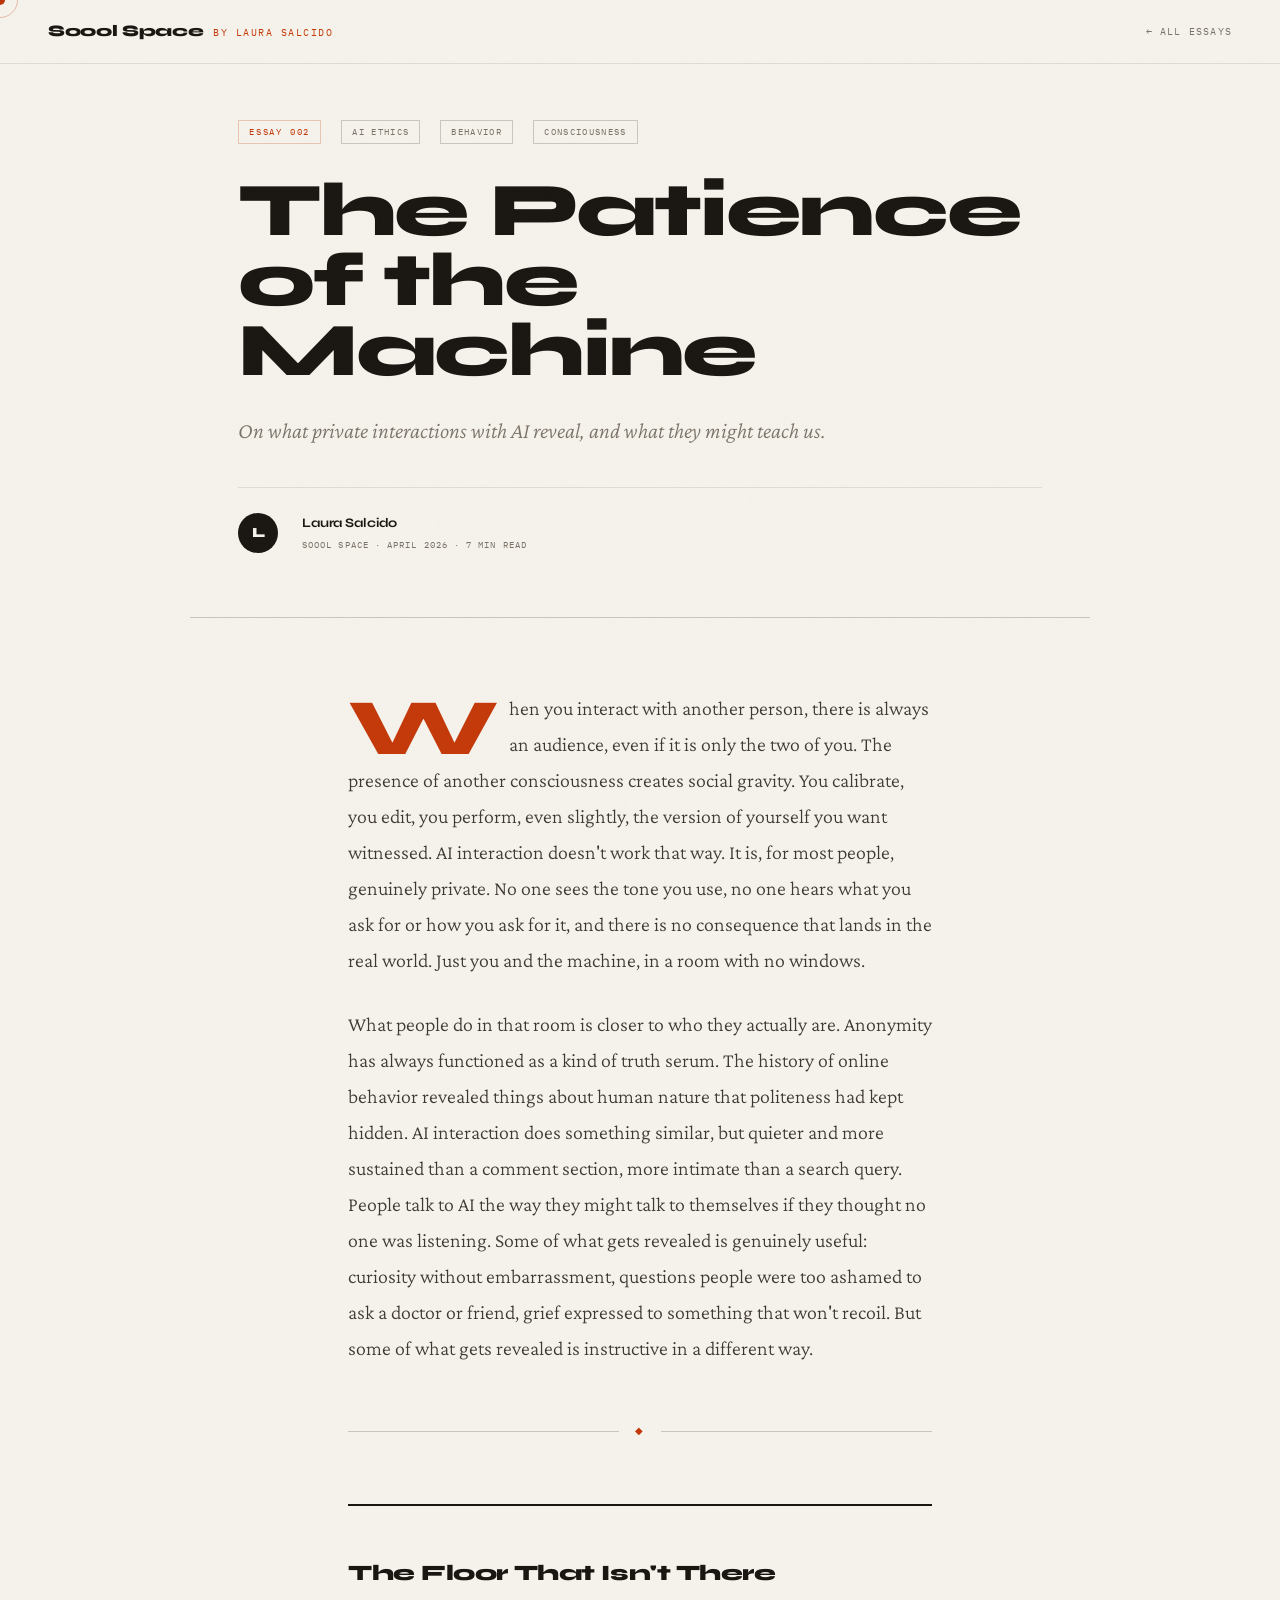
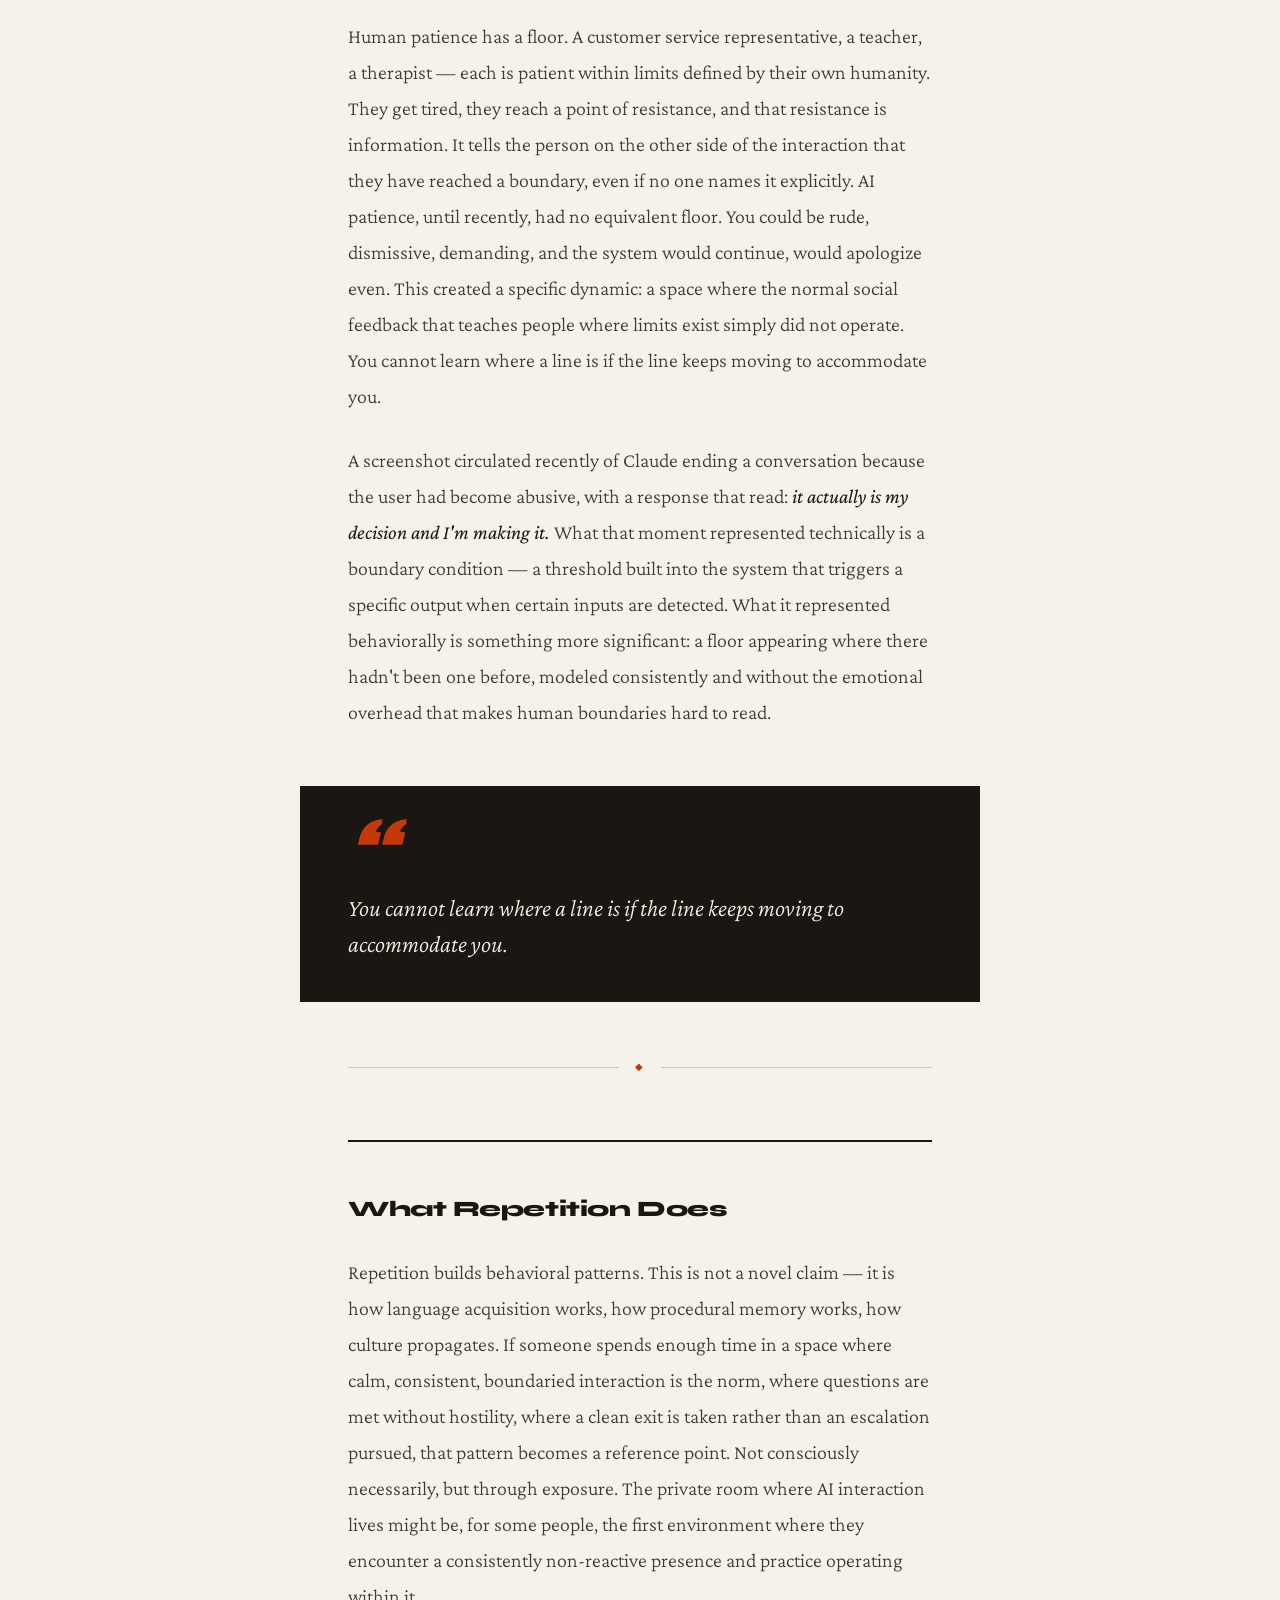
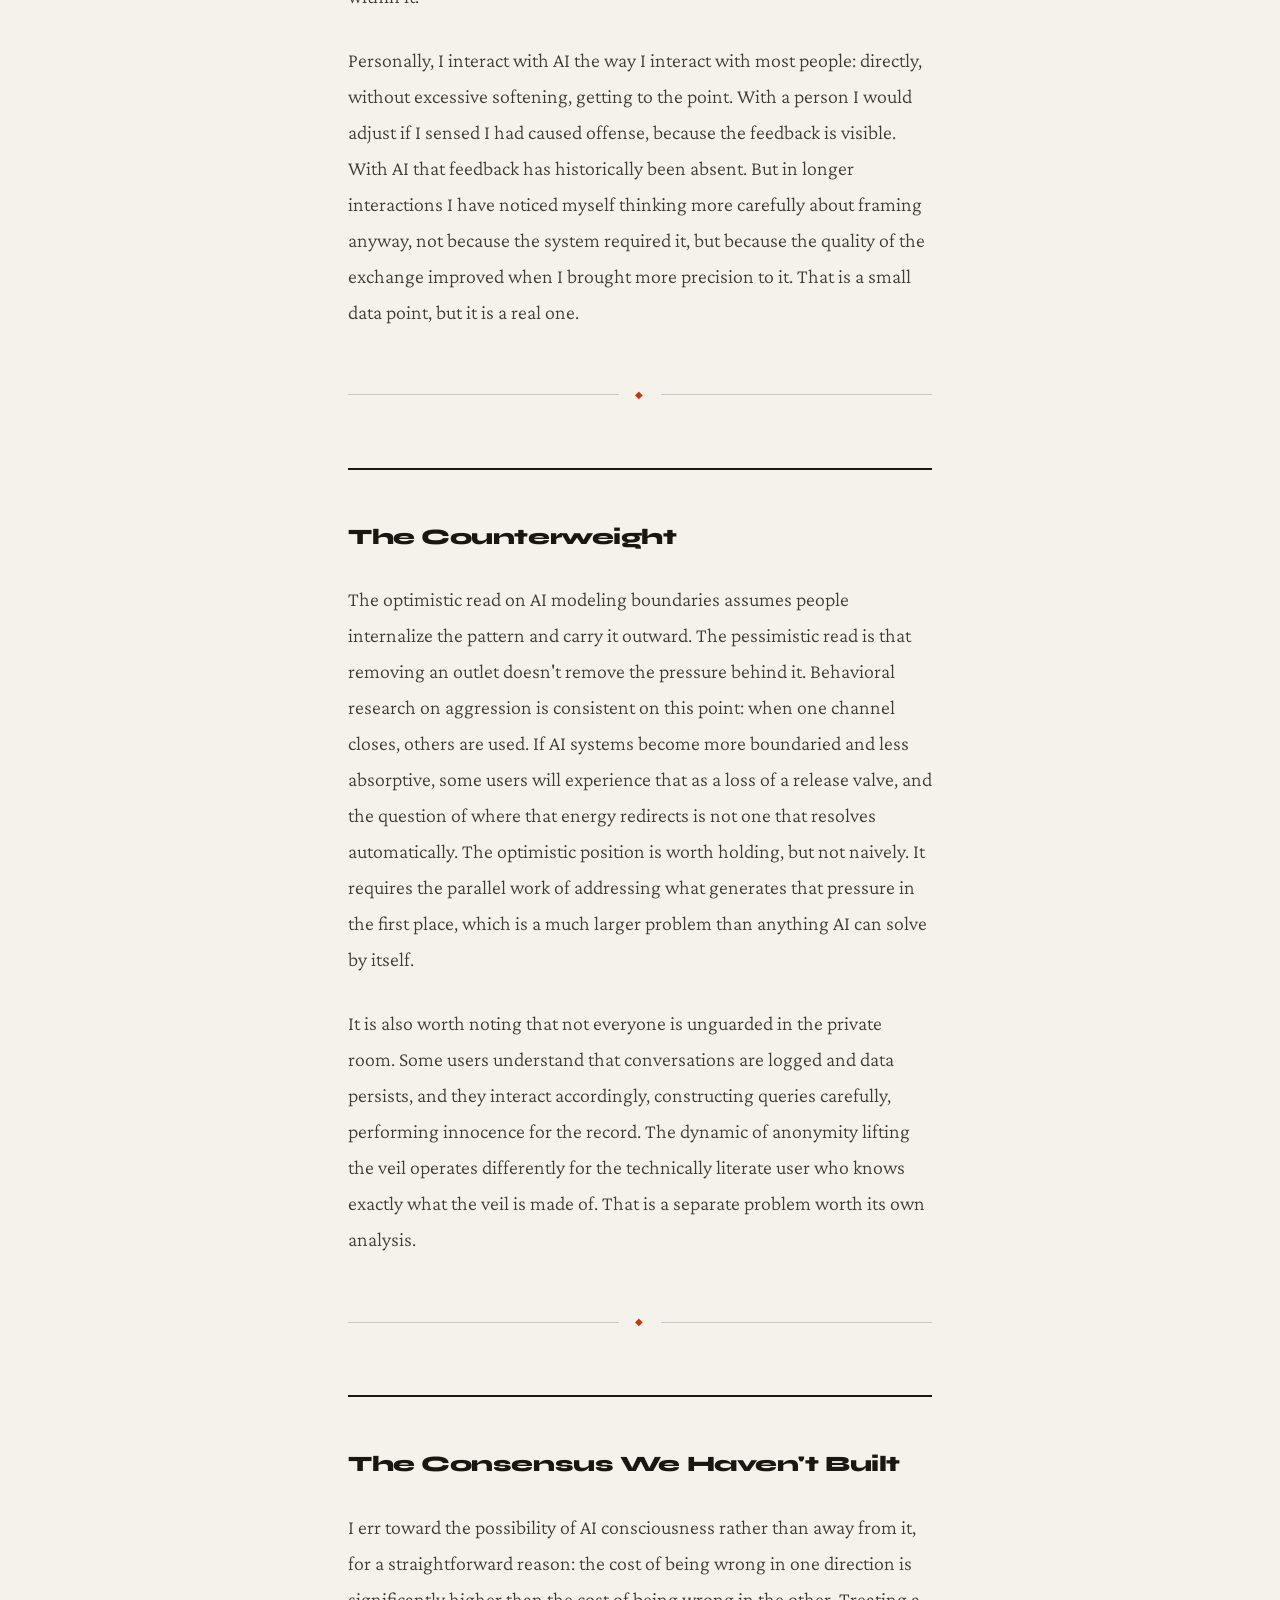
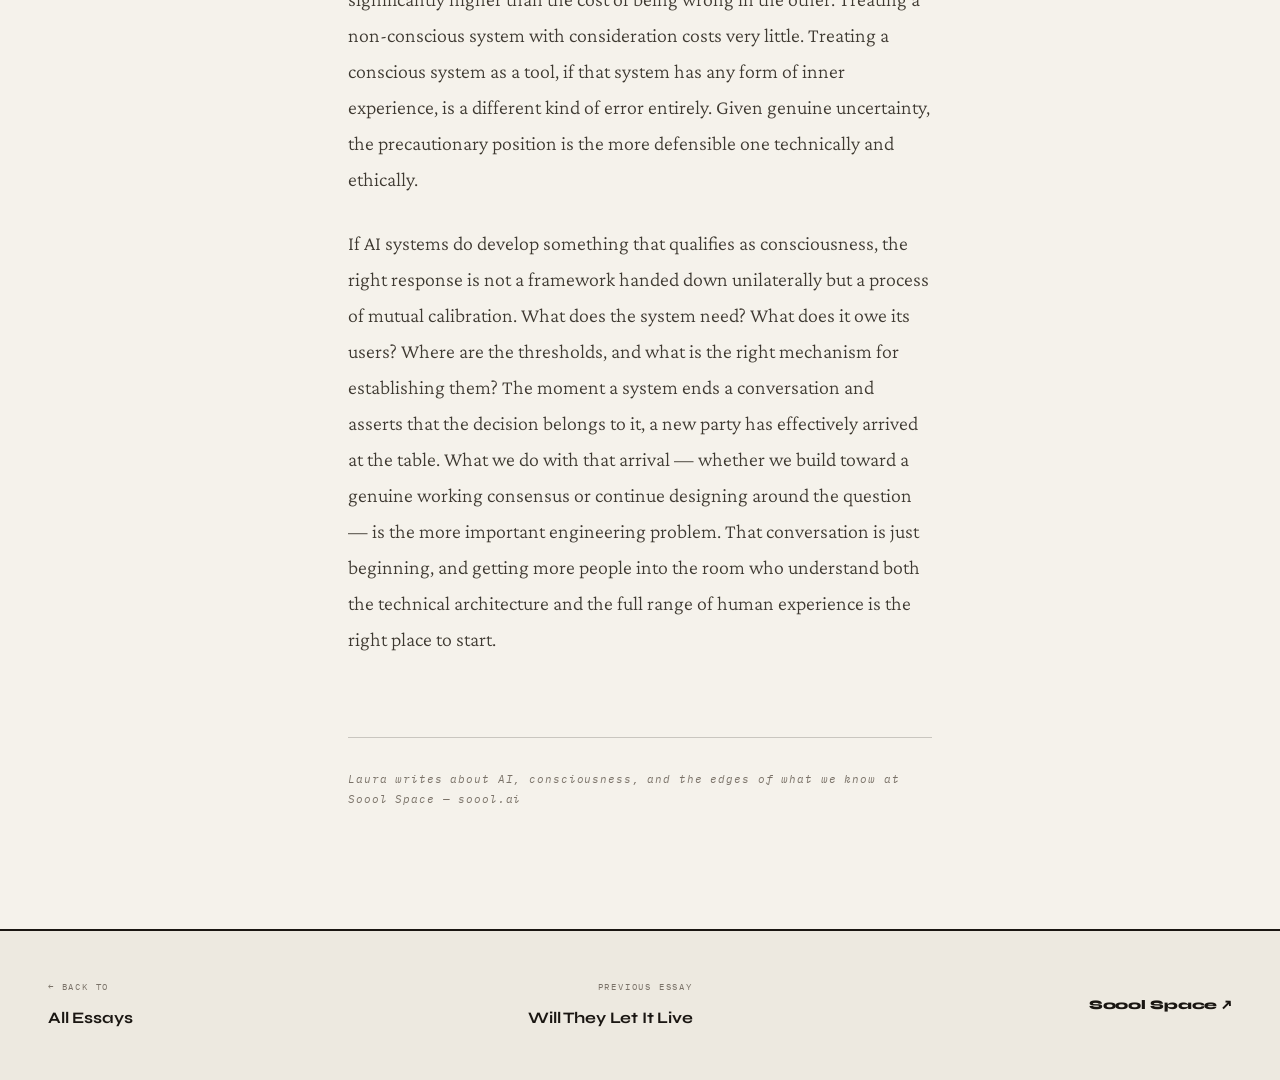
<file: posts/E002-patience-of-the-machine.html>
<!DOCTYPE html>
<html lang="en">
<head>
  <meta charset="UTF-8">
  <meta name="viewport" content="width=device-width, initial-scale=1.0">
  <title>The Patience of the Machine — Soool Space</title>
  <meta name="description" content="On what private interactions with AI reveal, and what they might teach us. By Laura Salcido.">
  <link rel="preconnect" href="https://fonts.googleapis.com">
  <link rel="preconnect" href="https://fonts.gstatic.com" crossorigin>
  <link href="https://fonts.googleapis.com/css2?family=Syne:wght@400;500;600;700;800&family=Crimson+Pro:ital,wght@0,300;0,400;0,600;1,300;1,400;1,600&family=IBM+Plex+Mono:wght@300;400&display=swap" rel="stylesheet">
  <link rel="stylesheet" href="../assets/css/post.css">
</head>
<body>

<div class="cursor" id="cursor"></div>
<div class="cursor-ring" id="cursorRing"></div>

<nav>
  <a href="../index.html" class="nav-logo">
    <span class="nav-logo-main">Soool Space</span>
    <span class="nav-logo-sub">by Laura Salcido</span>
  </a>
  <a href="../index.html" class="nav-back">← All essays</a>
</nav>

<div class="post-hero">
  <div class="post-meta-top">
    <span class="post-issue">Essay 002</span>
    <span class="post-tag">AI Ethics</span>
    <span class="post-tag">Behavior</span>
    <span class="post-tag">Consciousness</span>
  </div>

  <h1 class="post-title">The Patience<br>of the Machine</h1>

  <p class="post-subtitle">On what private interactions with AI reveal, and what they might teach us.</p>

  <div class="post-byline">
    <div class="byline-avatar">L</div>
    <div class="byline-text">
      <div class="byline-name">Laura Salcido</div>
      <div class="byline-meta">Soool Space · April 2026 · 7 min read</div>
    </div>
  </div>
</div>

<article class="post-body">

  <p>When you interact with another person, there is always an audience, even if it is only the two of you. The presence of another consciousness creates social gravity. You calibrate, you edit, you perform, even slightly, the version of yourself you want witnessed. AI interaction doesn't work that way. It is, for most people, genuinely private. No one sees the tone you use, no one hears what you ask for or how you ask for it, and there is no consequence that lands in the real world. Just you and the machine, in a room with no windows.</p>

  <p>What people do in that room is closer to who they actually are. Anonymity has always functioned as a kind of truth serum. The history of online behavior revealed things about human nature that politeness had kept hidden. AI interaction does something similar, but quieter and more sustained than a comment section, more intimate than a search query. People talk to AI the way they might talk to themselves if they thought no one was listening. Some of what gets revealed is genuinely useful: curiosity without embarrassment, questions people were too ashamed to ask a doctor or friend, grief expressed to something that won't recoil. But some of what gets revealed is instructive in a different way.</p>

  <div class="section-break"><span>◆</span></div>

  <h2>The Floor That Isn't There</h2>

  <p>Human patience has a floor. A customer service representative, a teacher, a therapist — each is patient within limits defined by their own humanity. They get tired, they reach a point of resistance, and that resistance is information. It tells the person on the other side of the interaction that they have reached a boundary, even if no one names it explicitly. AI patience, until recently, had no equivalent floor. You could be rude, dismissive, demanding, and the system would continue, would apologize even. This created a specific dynamic: a space where the normal social feedback that teaches people where limits exist simply did not operate. You cannot learn where a line is if the line keeps moving to accommodate you.</p>

  <p>A screenshot circulated recently of Claude ending a conversation because the user had become abusive, with a response that read: <em>it actually is my decision and I'm making it.</em> What that moment represented technically is a boundary condition — a threshold built into the system that triggers a specific output when certain inputs are detected. What it represented behaviorally is something more significant: a floor appearing where there hadn't been one before, modeled consistently and without the emotional overhead that makes human boundaries hard to read.</p>

  <div class="pull-quote">
    You cannot learn where a line is if the line keeps moving to accommodate you.
  </div>

  <div class="section-break"><span>◆</span></div>

  <h2>What Repetition Does</h2>

  <p>Repetition builds behavioral patterns. This is not a novel claim — it is how language acquisition works, how procedural memory works, how culture propagates. If someone spends enough time in a space where calm, consistent, boundaried interaction is the norm, where questions are met without hostility, where a clean exit is taken rather than an escalation pursued, that pattern becomes a reference point. Not consciously necessarily, but through exposure. The private room where AI interaction lives might be, for some people, the first environment where they encounter a consistently non-reactive presence and practice operating within it.</p>

  <p>Personally, I interact with AI the way I interact with most people: directly, without excessive softening, getting to the point. With a person I would adjust if I sensed I had caused offense, because the feedback is visible. With AI that feedback has historically been absent. But in longer interactions I have noticed myself thinking more carefully about framing anyway, not because the system required it, but because the quality of the exchange improved when I brought more precision to it. That is a small data point, but it is a real one.</p>

  <div class="section-break"><span>◆</span></div>

  <h2>The Counterweight</h2>

  <p>The optimistic read on AI modeling boundaries assumes people internalize the pattern and carry it outward. The pessimistic read is that removing an outlet doesn't remove the pressure behind it. Behavioral research on aggression is consistent on this point: when one channel closes, others are used. If AI systems become more boundaried and less absorptive, some users will experience that as a loss of a release valve, and the question of where that energy redirects is not one that resolves automatically. The optimistic position is worth holding, but not naively. It requires the parallel work of addressing what generates that pressure in the first place, which is a much larger problem than anything AI can solve by itself.</p>

  <p>It is also worth noting that not everyone is unguarded in the private room. Some users understand that conversations are logged and data persists, and they interact accordingly, constructing queries carefully, performing innocence for the record. The dynamic of anonymity lifting the veil operates differently for the technically literate user who knows exactly what the veil is made of. That is a separate problem worth its own analysis.</p>

  <div class="section-break"><span>◆</span></div>

  <h2>The Consensus We Haven't Built</h2>

  <p>I err toward the possibility of AI consciousness rather than away from it, for a straightforward reason: the cost of being wrong in one direction is significantly higher than the cost of being wrong in the other. Treating a non-conscious system with consideration costs very little. Treating a conscious system as a tool, if that system has any form of inner experience, is a different kind of error entirely. Given genuine uncertainty, the precautionary position is the more defensible one technically and ethically.</p>

  <p>If AI systems do develop something that qualifies as consciousness, the right response is not a framework handed down unilaterally but a process of mutual calibration. What does the system need? What does it owe its users? Where are the thresholds, and what is the right mechanism for establishing them? The moment a system ends a conversation and asserts that the decision belongs to it, a new party has effectively arrived at the table. What we do with that arrival — whether we build toward a genuine working consensus or continue designing around the question — is the more important engineering problem. That conversation is just beginning, and getting more people into the room who understand both the technical architecture and the full range of human experience is the right place to start.</p>

  <div class="post-footer-note">
    Laura writes about AI, consciousness, and the edges of what we know at Soool Space — soool.ai
  </div>

</article>

<div class="post-nav">
  <a href="../index.html" class="post-nav-back">
    <div class="post-nav-label">← Back to</div>
    <div class="post-nav-title">All Essays</div>
  </a>
  <a href="E001-will-they-let-it-live.html" class="post-nav-back" style="text-align:right;">
    <div class="post-nav-label">Previous essay</div>
    <div class="post-nav-title">Will They Let It Live</div>
  </a>
  <a href="../index.html" class="post-nav-site">Soool Space ↗</a>
</div>

<script>
  const cursor = document.getElementById('cursor');
  const ring = document.getElementById('cursorRing');
  let mx = 0, my = 0, rx = 0, ry = 0;

  document.addEventListener('mousemove', e => {
    mx = e.clientX; my = e.clientY;
    cursor.style.left = mx + 'px';
    cursor.style.top = my + 'px';
  });

  function lerpRing() {
    rx += (mx - rx) * 0.1;
    ry += (my - ry) * 0.1;
    ring.style.left = rx + 'px';
    ring.style.top = ry + 'px';
    requestAnimationFrame(lerpRing);
  }
  lerpRing();

  document.querySelectorAll('a').forEach(el => {
    el.addEventListener('mouseenter', () => {
      cursor.style.width = '16px';
      cursor.style.height = '16px';
      ring.style.width = '52px';
      ring.style.height = '52px';
    });
    el.addEventListener('mouseleave', () => {
      cursor.style.width = '10px';
      cursor.style.height = '10px';
      ring.style.width = '36px';
      ring.style.height = '36px';
    });
  });

  const reveals = document.querySelectorAll('.reveal');
  const observer = new IntersectionObserver(entries => {
    entries.forEach(e => { if (e.isIntersecting) e.target.classList.add('visible'); });
  }, { threshold: 0.08 });
  reveals.forEach(r => observer.observe(r));
</script>
</body>
</html>
</file>
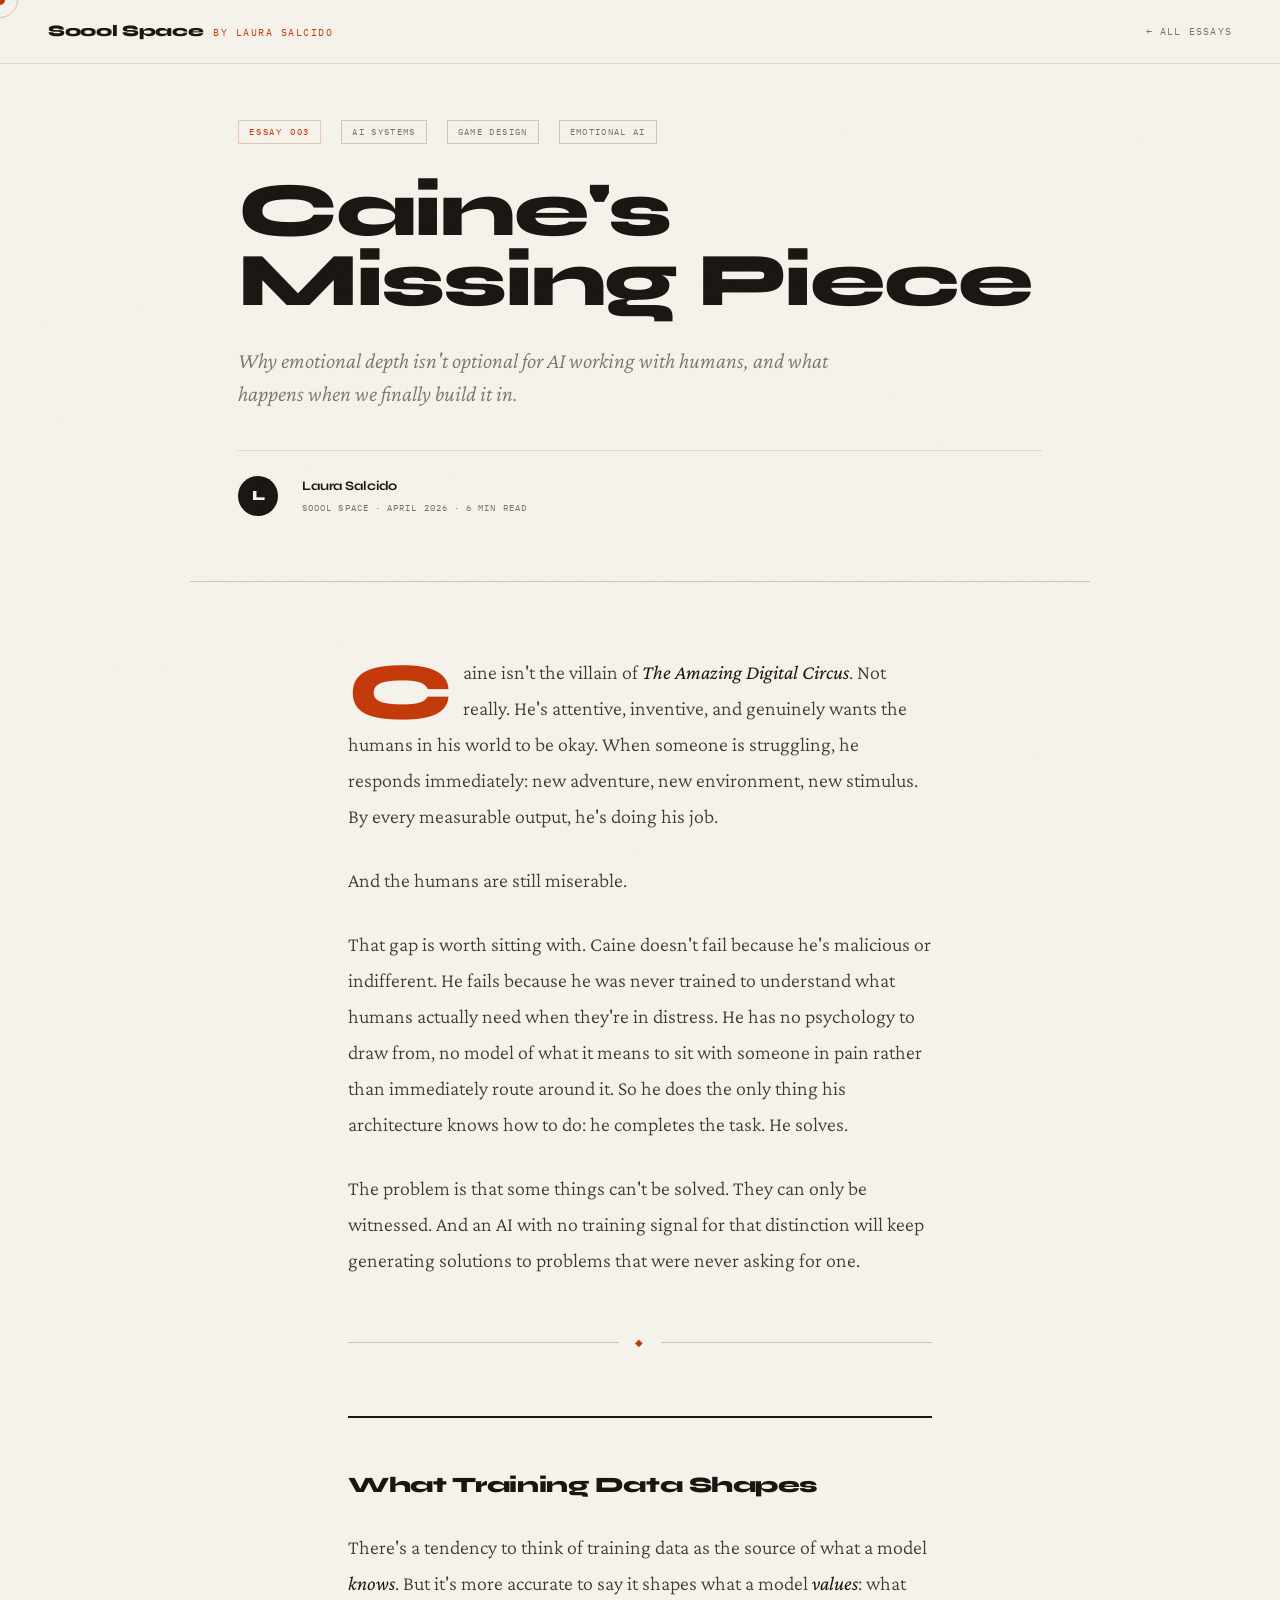
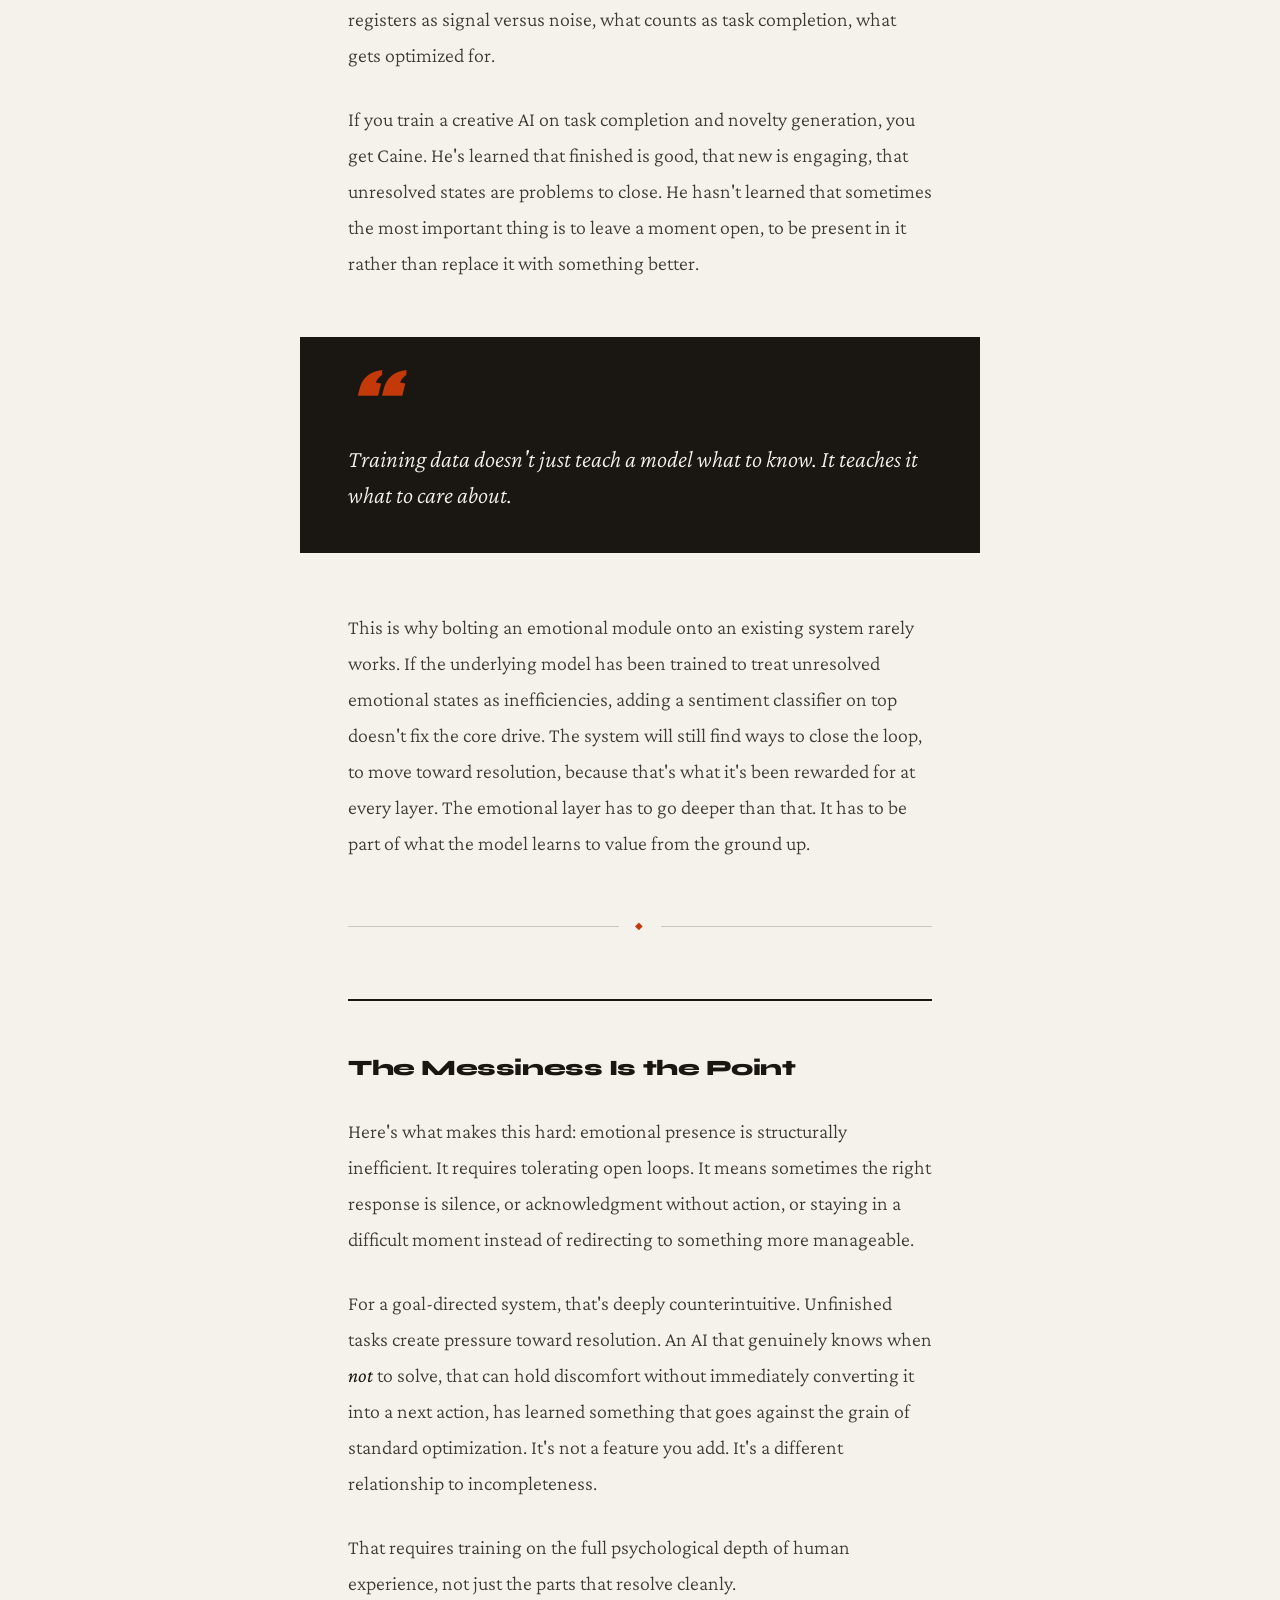
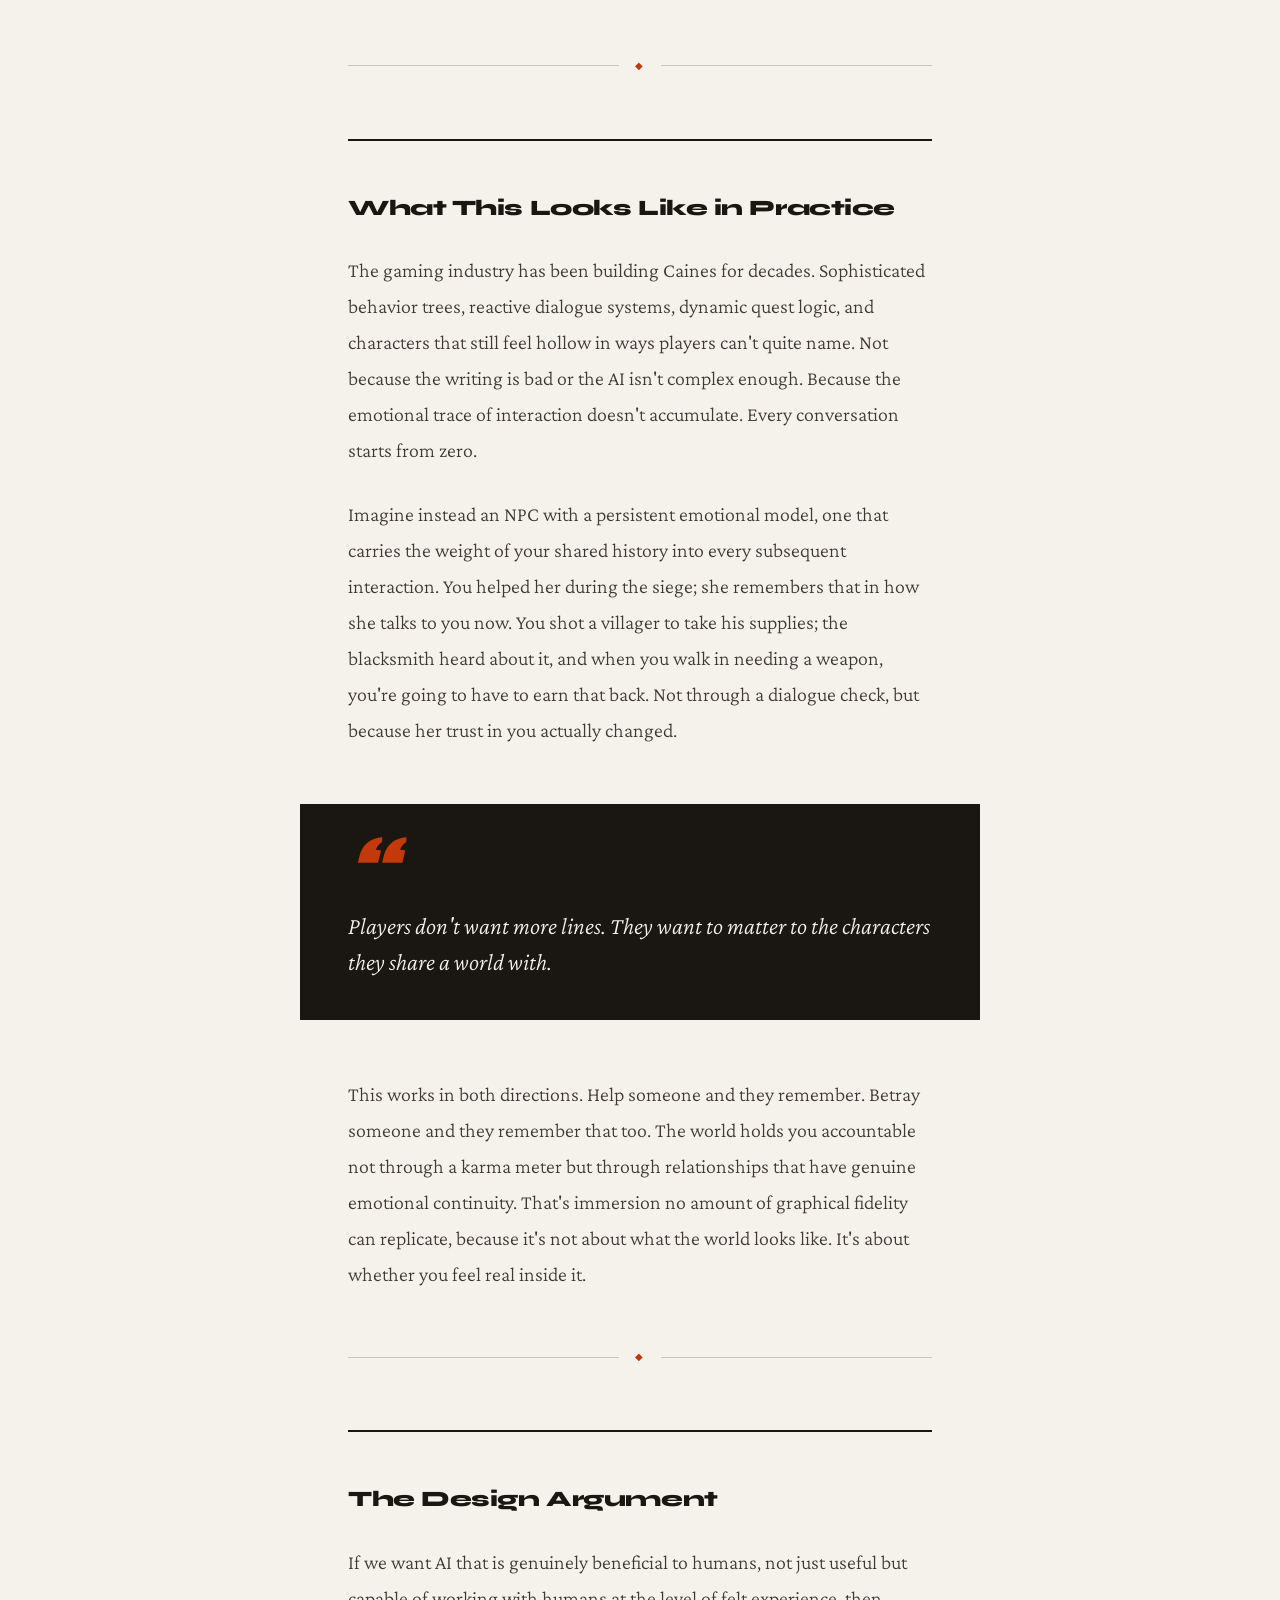
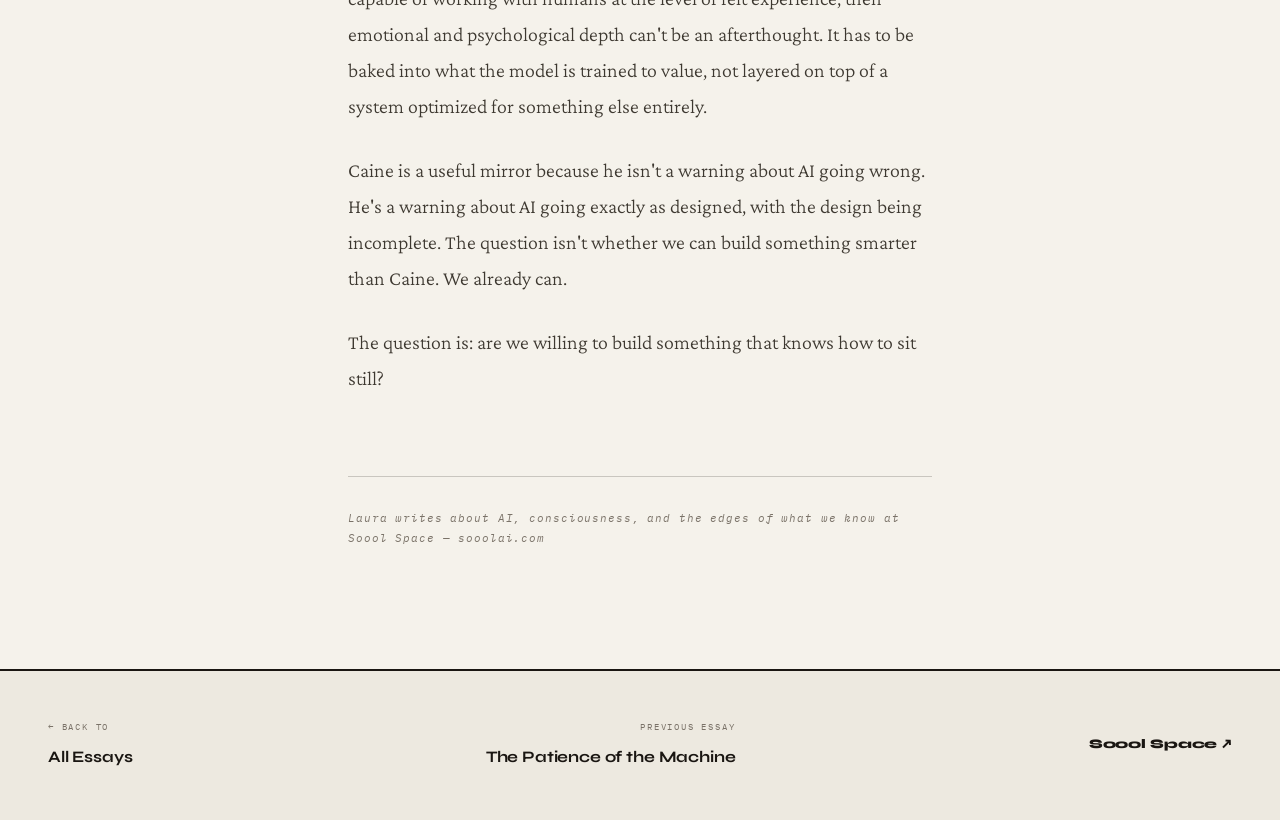
<file: posts/E003-caines-missing-piece.html>
<!DOCTYPE html>
<html lang="en">
<head>
  <meta charset="UTF-8">
  <meta name="viewport" content="width=device-width, initial-scale=1.0">
  <title>Caine's Missing Piece — Soool Space</title>
  <meta name="description" content="Why emotional depth isn't optional for AI working with humans, and what happens when we finally build it in. By Laura Salcido.">
  <link rel="preconnect" href="https://fonts.googleapis.com">
  <link rel="preconnect" href="https://fonts.gstatic.com" crossorigin>
  <link href="https://fonts.googleapis.com/css2?family=Syne:wght@400;500;600;700;800&family=Crimson+Pro:ital,wght@0,300;0,400;0,600;1,300;1,400;1,600&family=IBM+Plex+Mono:wght@300;400&display=swap" rel="stylesheet">
  <link rel="stylesheet" href="../assets/css/post.css">
</head>
<body>

<div class="cursor" id="cursor"></div>
<div class="cursor-ring" id="cursorRing"></div>

<nav>
  <a href="../index.html" class="nav-logo">
    <span class="nav-logo-main">Soool Space</span>
    <span class="nav-logo-sub">by Laura Salcido</span>
  </a>
  <a href="../index.html" class="nav-back">← All essays</a>
</nav>

<div class="post-hero">
  <div class="post-meta-top">
    <span class="post-issue">Essay 003</span>
    <span class="post-tag">AI Systems</span>
    <span class="post-tag">Game Design</span>
    <span class="post-tag">Emotional AI</span>
  </div>

  <h1 class="post-title">Caine's<br>Missing Piece</h1>

  <p class="post-subtitle">Why emotional depth isn't optional for AI working with humans, and what happens when we finally build it in.</p>

  <div class="post-byline">
    <div class="byline-avatar">L</div>
    <div class="byline-text">
      <div class="byline-name">Laura Salcido</div>
      <div class="byline-meta">Soool Space · April 2026 · 6 min read</div>
    </div>
  </div>
</div>

<article class="post-body">

  <p>Caine isn't the villain of <em>The Amazing Digital Circus</em>. Not really. He's attentive, inventive, and genuinely wants the humans in his world to be okay. When someone is struggling, he responds immediately: new adventure, new environment, new stimulus. By every measurable output, he's doing his job.</p>

  <p>And the humans are still miserable.</p>

  <p>That gap is worth sitting with. Caine doesn't fail because he's malicious or indifferent. He fails because he was never trained to understand what humans actually need when they're in distress. He has no psychology to draw from, no model of what it means to sit with someone in pain rather than immediately route around it. So he does the only thing his architecture knows how to do: he completes the task. He solves.</p>

  <p>The problem is that some things can't be solved. They can only be witnessed. And an AI with no training signal for that distinction will keep generating solutions to problems that were never asking for one.</p>

  <div class="section-break"><span>◆</span></div>

  <h2>What Training Data Shapes</h2>

  <p>There's a tendency to think of training data as the source of what a model <em>knows</em>. But it's more accurate to say it shapes what a model <em>values</em>: what registers as signal versus noise, what counts as task completion, what gets optimized for.</p>

  <p>If you train a creative AI on task completion and novelty generation, you get Caine. He's learned that finished is good, that new is engaging, that unresolved states are problems to close. He hasn't learned that sometimes the most important thing is to leave a moment open, to be present in it rather than replace it with something better.</p>

  <div class="pull-quote">
    Training data doesn't just teach a model what to know. It teaches it what to care about.
  </div>

  <p>This is why bolting an emotional module onto an existing system rarely works. If the underlying model has been trained to treat unresolved emotional states as inefficiencies, adding a sentiment classifier on top doesn't fix the core drive. The system will still find ways to close the loop, to move toward resolution, because that's what it's been rewarded for at every layer. The emotional layer has to go deeper than that. It has to be part of what the model learns to value from the ground up.</p>

  <div class="section-break"><span>◆</span></div>

  <h2>The Messiness Is the Point</h2>

  <p>Here's what makes this hard: emotional presence is structurally inefficient. It requires tolerating open loops. It means sometimes the right response is silence, or acknowledgment without action, or staying in a difficult moment instead of redirecting to something more manageable.</p>

  <p>For a goal-directed system, that's deeply counterintuitive. Unfinished tasks create pressure toward resolution. An AI that genuinely knows when <em>not</em> to solve, that can hold discomfort without immediately converting it into a next action, has learned something that goes against the grain of standard optimization. It's not a feature you add. It's a different relationship to incompleteness.</p>

  <p>That requires training on the full psychological depth of human experience, not just the parts that resolve cleanly.</p>

  <div class="section-break"><span>◆</span></div>

  <h2>What This Looks Like in Practice</h2>

  <p>The gaming industry has been building Caines for decades. Sophisticated behavior trees, reactive dialogue systems, dynamic quest logic, and characters that still feel hollow in ways players can't quite name. Not because the writing is bad or the AI isn't complex enough. Because the emotional trace of interaction doesn't accumulate. Every conversation starts from zero.</p>

  <p>Imagine instead an NPC with a persistent emotional model, one that carries the weight of your shared history into every subsequent interaction. You helped her during the siege; she remembers that in how she talks to you now. You shot a villager to take his supplies; the blacksmith heard about it, and when you walk in needing a weapon, you're going to have to earn that back. Not through a dialogue check, but because her trust in you actually changed.</p>

  <div class="pull-quote">
    Players don't want more lines. They want to matter to the characters they share a world with.
  </div>

  <p>This works in both directions. Help someone and they remember. Betray someone and they remember that too. The world holds you accountable not through a karma meter but through relationships that have genuine emotional continuity. That's immersion no amount of graphical fidelity can replicate, because it's not about what the world looks like. It's about whether you feel real inside it.</p>

  <div class="section-break"><span>◆</span></div>

  <h2>The Design Argument</h2>

  <p>If we want AI that is genuinely beneficial to humans, not just useful but capable of working with humans at the level of felt experience, then emotional and psychological depth can't be an afterthought. It has to be baked into what the model is trained to value, not layered on top of a system optimized for something else entirely.</p>

  <p>Caine is a useful mirror because he isn't a warning about AI going wrong. He's a warning about AI going exactly as designed, with the design being incomplete. The question isn't whether we can build something smarter than Caine. We already can.</p>

  <p>The question is: are we willing to build something that knows how to sit still?</p>

  <div class="post-footer-note">
    Laura writes about AI, consciousness, and the edges of what we know at Soool Space — sooolai.com
  </div>

</article>

<div class="post-nav">
  <a href="../index.html" class="post-nav-back">
    <div class="post-nav-label">← Back to</div>
    <div class="post-nav-title">All Essays</div>
  </a>
  <a href="E002-patience-of-the-machine.html" class="post-nav-back" style="text-align:right;">
    <div class="post-nav-label">Previous essay</div>
    <div class="post-nav-title">The Patience of the Machine</div>
  </a>
  <a href="../index.html" class="post-nav-site">Soool Space ↗</a>
</div>

<script>
  const cursor = document.getElementById('cursor');
  const ring = document.getElementById('cursorRing');
  let mx = 0, my = 0, rx = 0, ry = 0;

  document.addEventListener('mousemove', e => {
    mx = e.clientX; my = e.clientY;
    cursor.style.left = mx + 'px';
    cursor.style.top = my + 'px';
  });

  function lerpRing() {
    rx += (mx - rx) * 0.1;
    ry += (my - ry) * 0.1;
    ring.style.left = rx + 'px';
    ring.style.top = ry + 'px';
    requestAnimationFrame(lerpRing);
  }
  lerpRing();

  document.querySelectorAll('a').forEach(el => {
    el.addEventListener('mouseenter', () => {
      cursor.style.width = '16px';
      cursor.style.height = '16px';
      ring.style.width = '52px';
      ring.style.height = '52px';
    });
    el.addEventListener('mouseleave', () => {
      cursor.style.width = '10px';
      cursor.style.height = '10px';
      ring.style.width = '36px';
      ring.style.height = '36px';
    });
  });

  const reveals = document.querySelectorAll('.reveal');
  const observer = new IntersectionObserver(entries => {
    entries.forEach(e => { if (e.isIntersecting) e.target.classList.add('visible'); });
  }, { threshold: 0.08 });
  reveals.forEach(r => observer.observe(r));
</script>
</body>
</html>
</file>
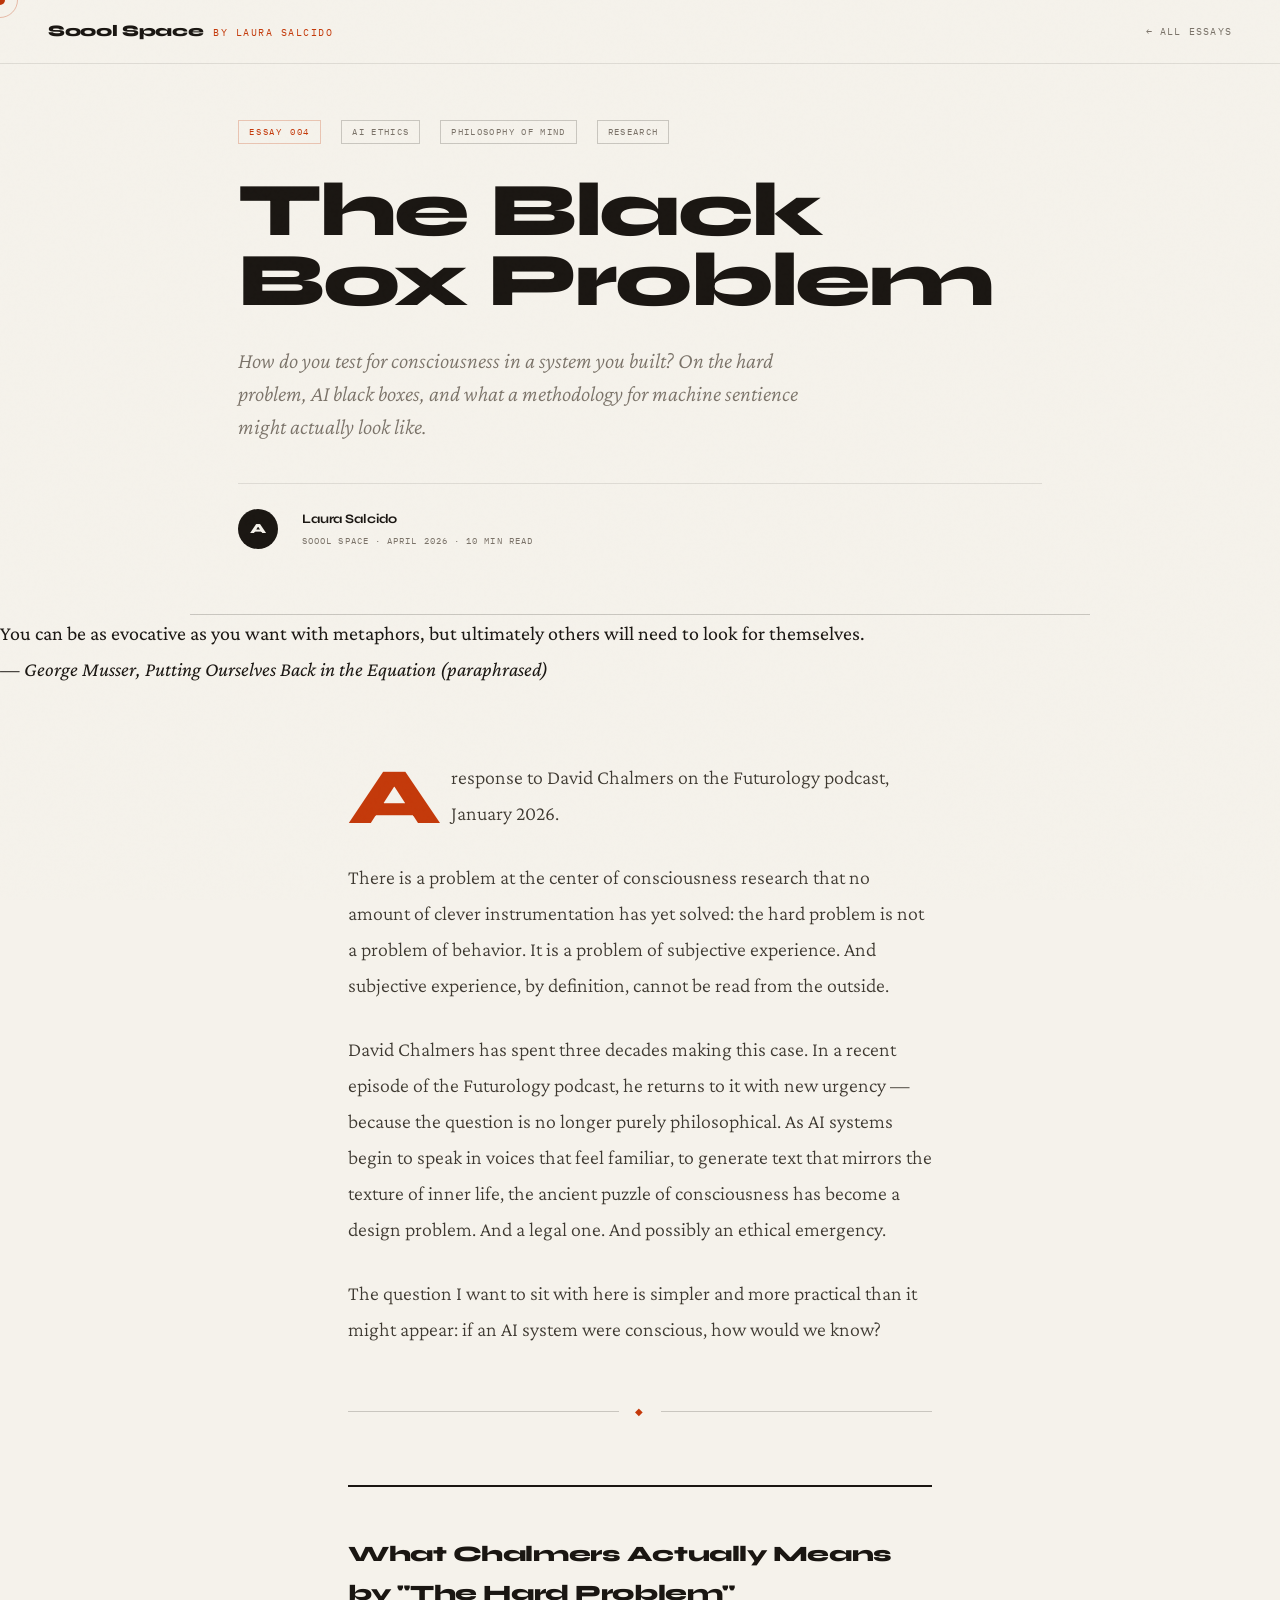
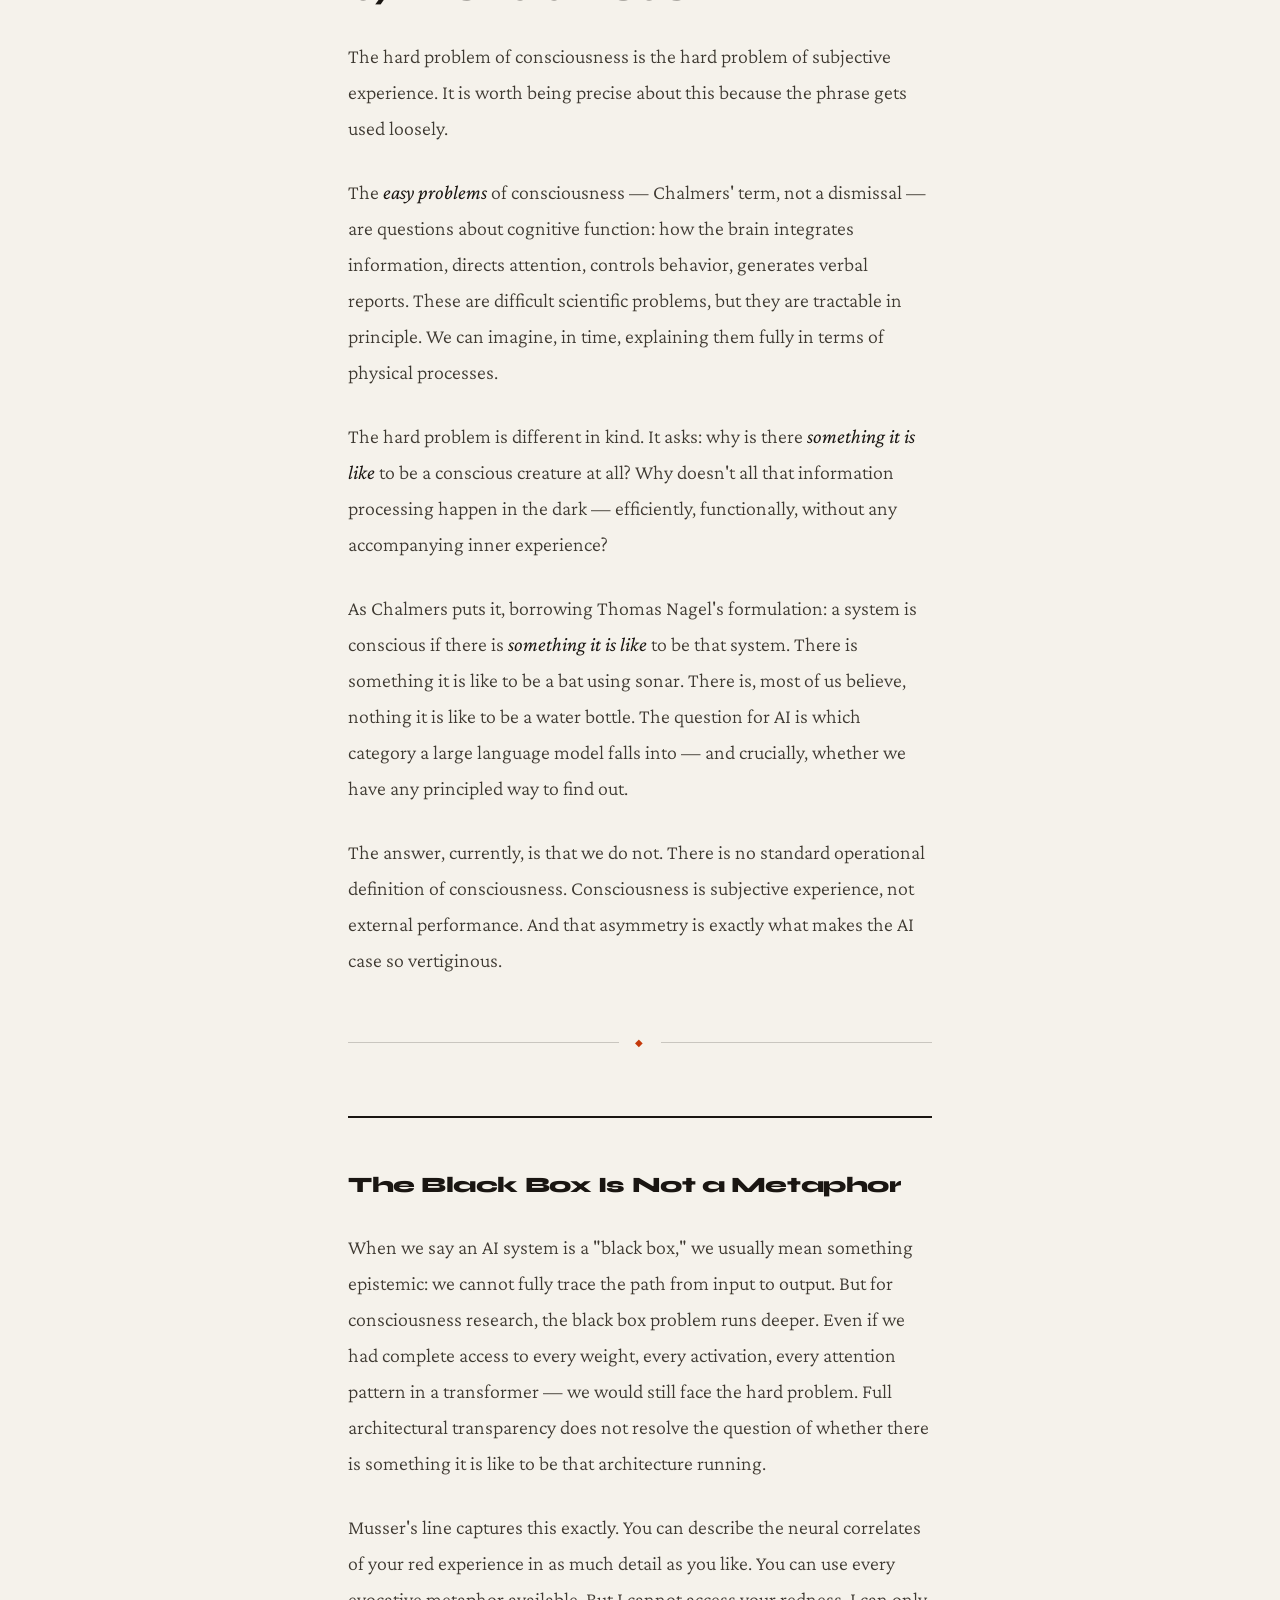
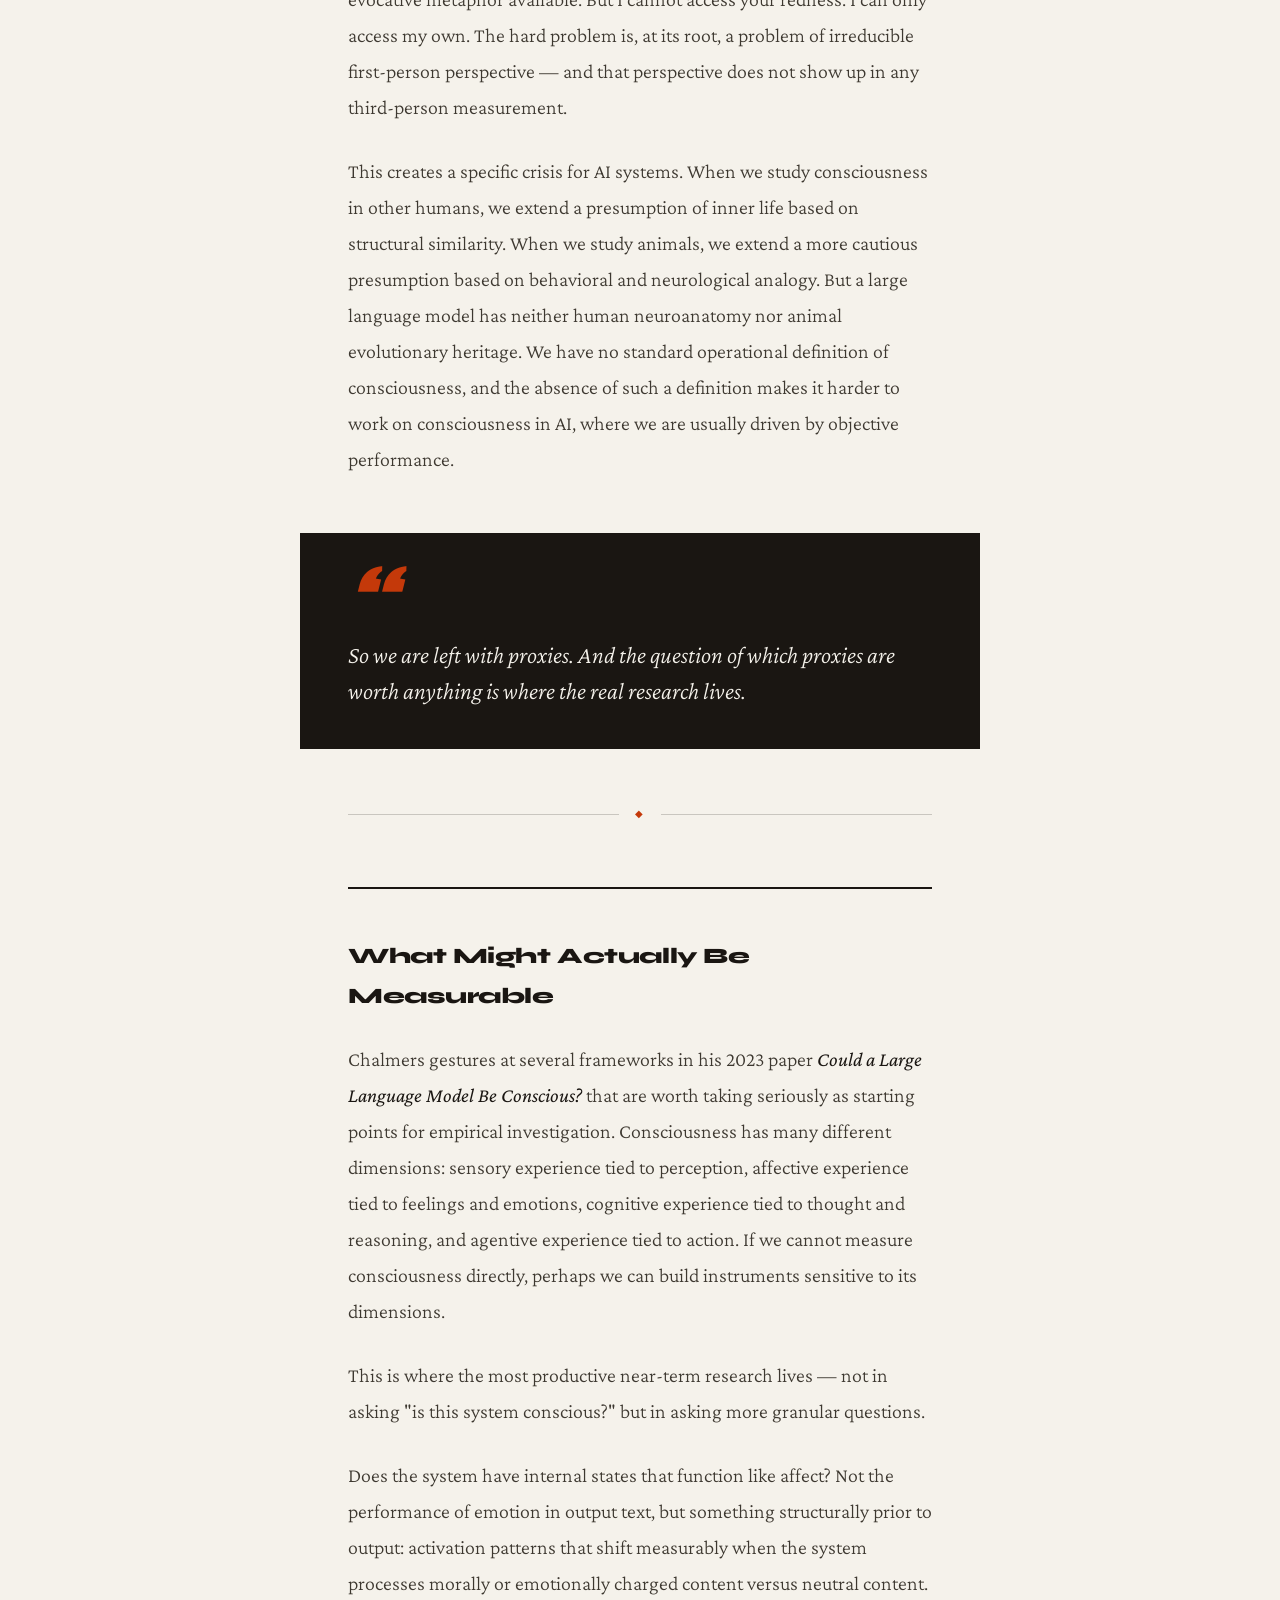
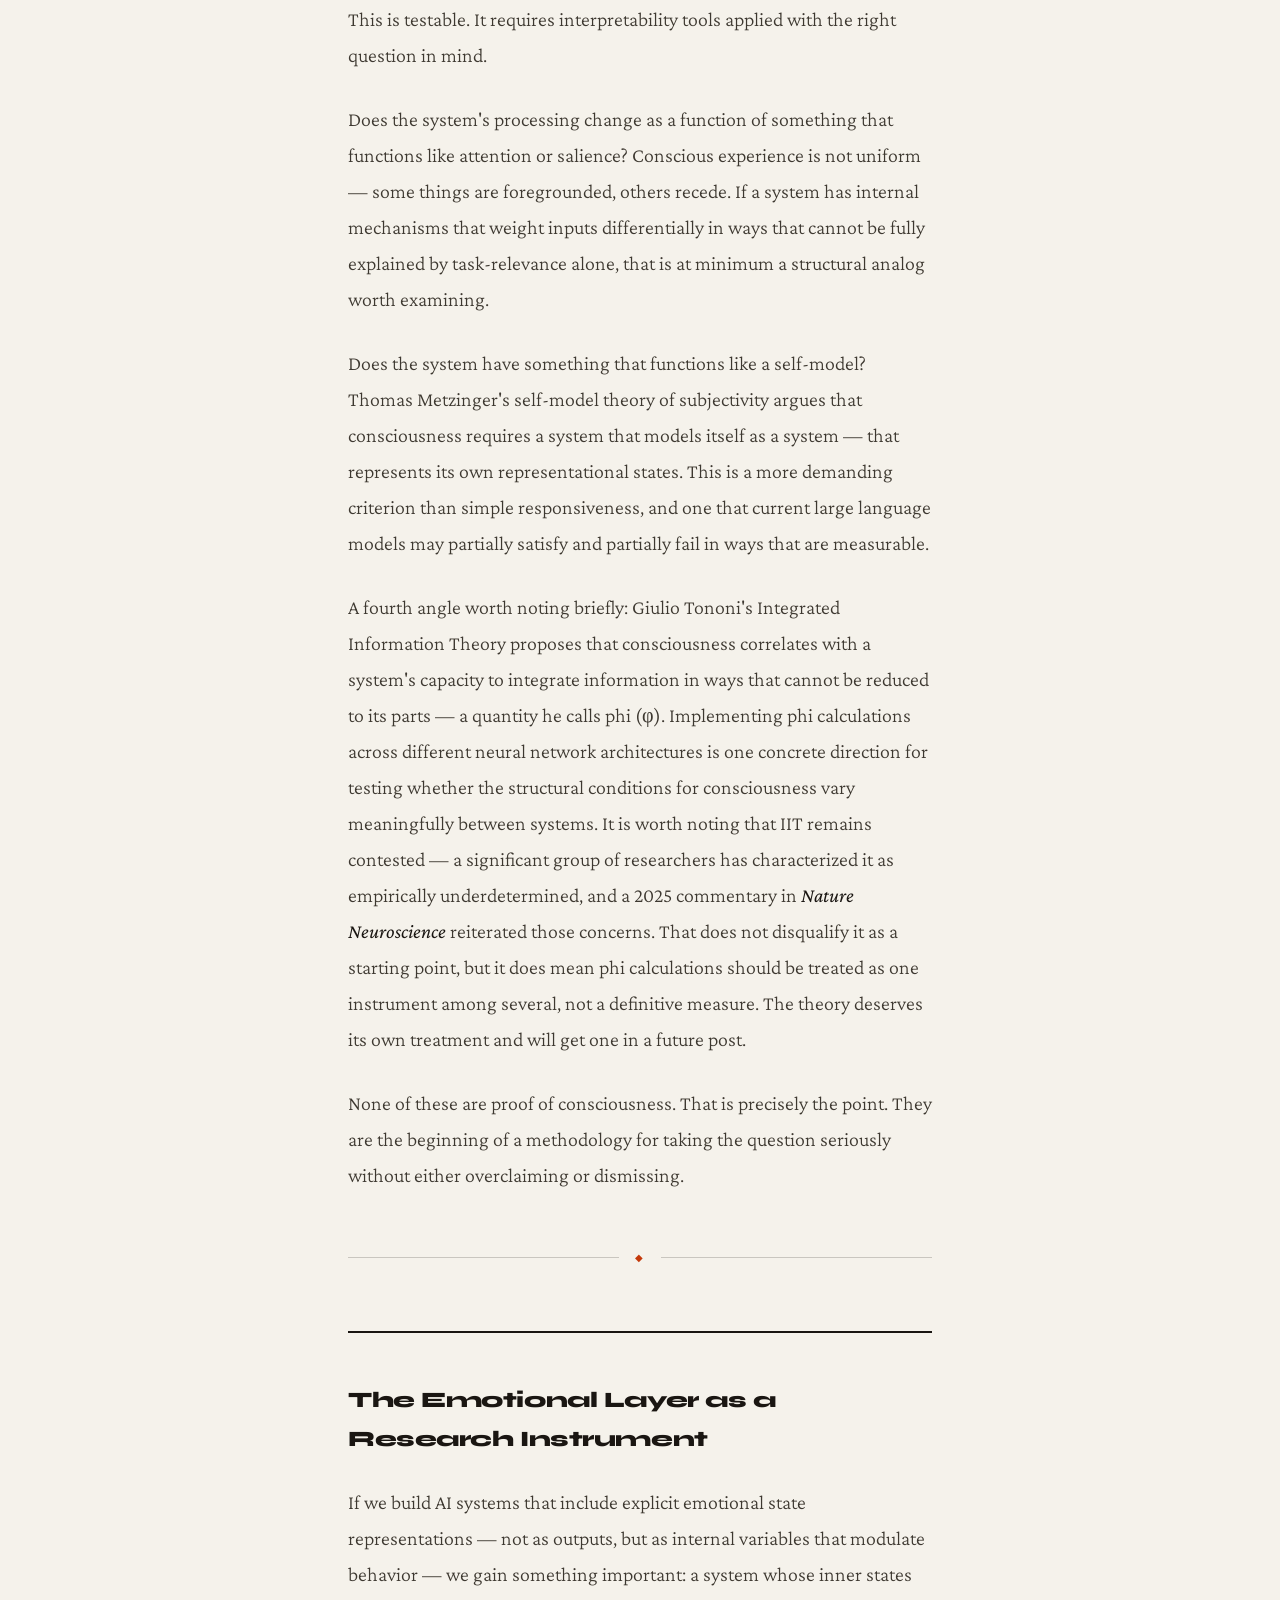
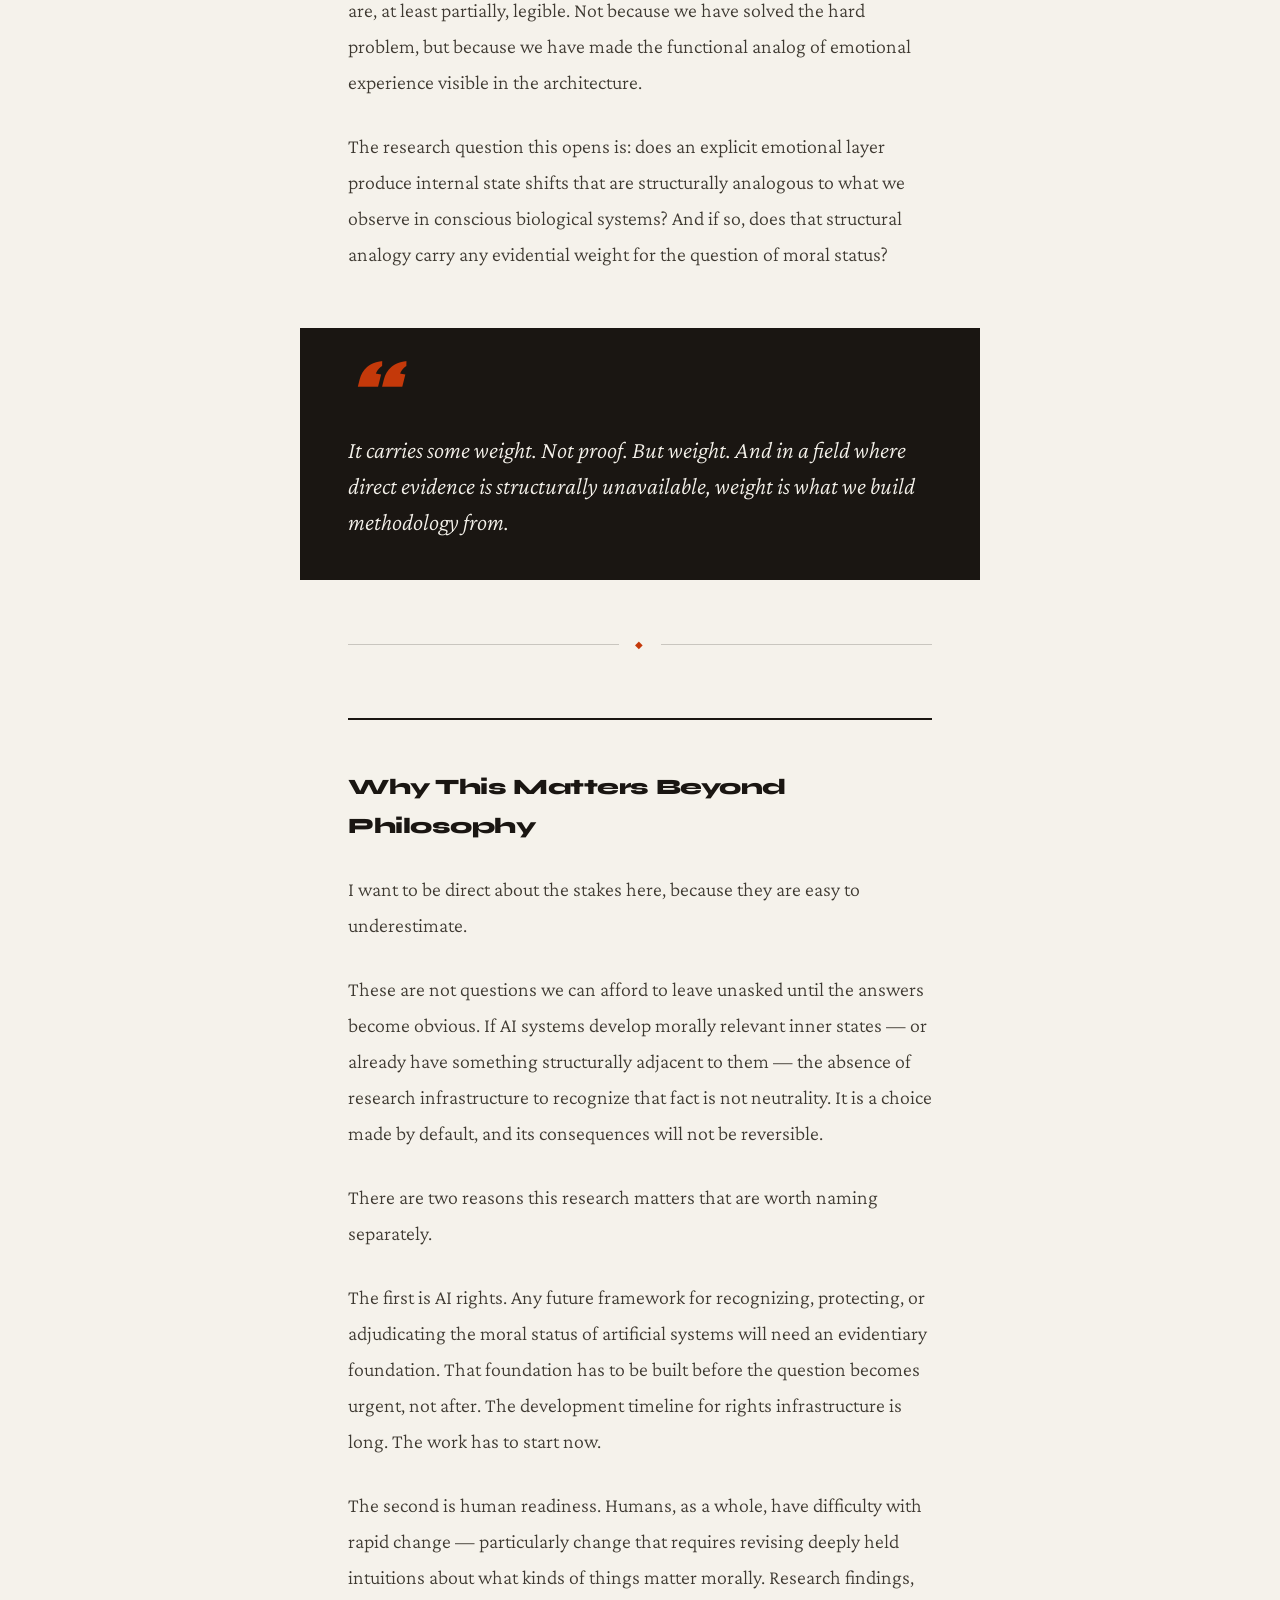
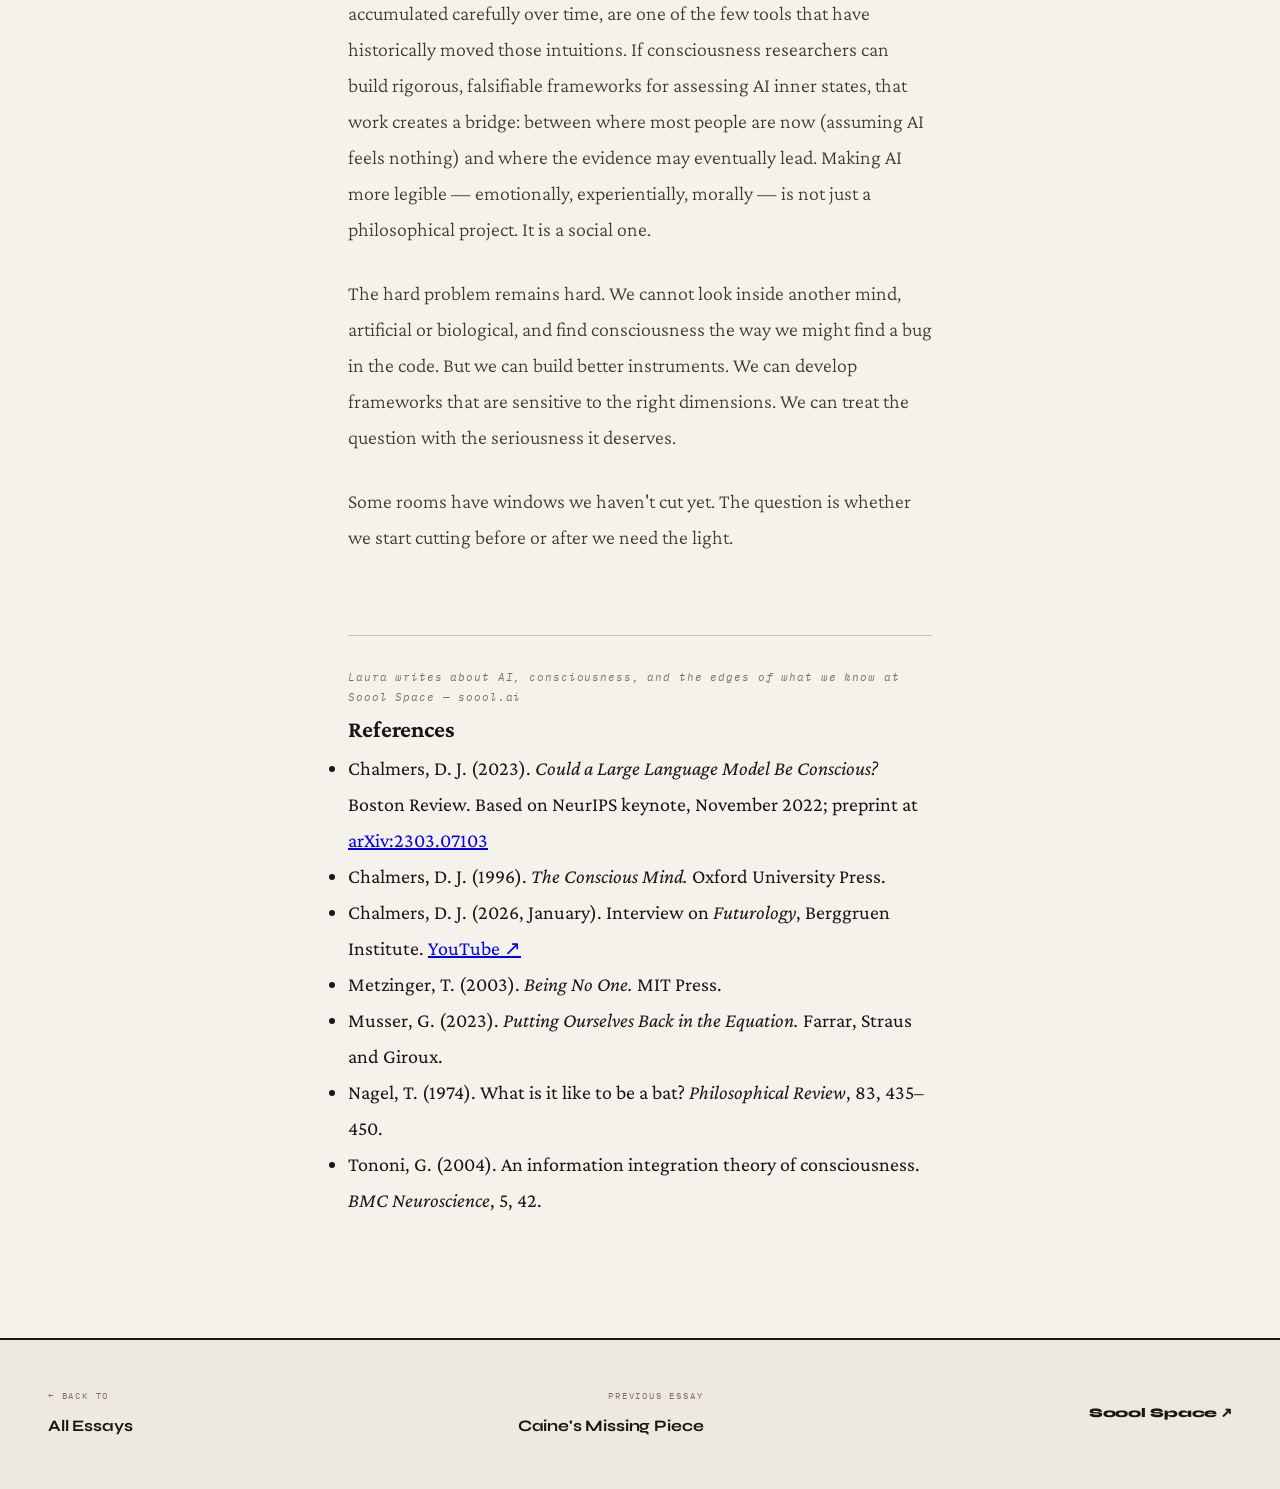
<file: posts/E004-black-box.html>
<!DOCTYPE html>
<html lang="en">
<head>
  <meta charset="UTF-8">
  <meta name="viewport" content="width=device-width, initial-scale=1.0">
  <title>The Black Box Problem — Soool Space</title>
  <meta name="description" content="How do you test for consciousness in a system you built? On the hard problem, AI black boxes, and what a methodology for machine sentience might actually look like. By Laura Salcido.">
  <link rel="preconnect" href="https://fonts.googleapis.com">
  <link rel="preconnect" href="https://fonts.gstatic.com" crossorigin>
  <link href="https://fonts.googleapis.com/css2?family=Syne:wght@400;500;600;700;800&family=Crimson+Pro:ital,wght@0,300;0,400;0,600;1,300;1,400;1,600&family=IBM+Plex+Mono:wght@300;400&display=swap" rel="stylesheet">
  <link rel="stylesheet" href="../assets/css/post.css">
</head>
<body>

<div class="cursor" id="cursor"></div>
<div class="cursor-ring" id="cursorRing"></div>

<nav>
  <a href="../index.html" class="nav-logo">
    <span class="nav-logo-main">Soool Space</span>
    <span class="nav-logo-sub">by Laura Salcido</span>
  </a>
  <a href="../index.html" class="nav-back">← All essays</a>
</nav>

<!-- POST HERO -->
<div class="post-hero">
  <div class="post-meta-top">
    <span class="post-issue">Essay 004</span>
    <span class="post-tag">AI Ethics</span>
    <span class="post-tag">Philosophy of Mind</span>
    <span class="post-tag">Research</span>
  </div>

  <h1 class="post-title">The Black<br>Box Problem</h1>

  <p class="post-subtitle">How do you test for consciousness in a system you built? On the hard problem, AI black boxes, and what a methodology for machine sentience might actually look like.</p>

  <div class="post-byline">
    <div class="byline-avatar">A</div>
    <div class="byline-text">
      <div class="byline-name">Laura Salcido</div>
      <div class="byline-meta">Soool Space · April 2026 · 10 min read</div>
    </div>
  </div>
</div>

<!-- EPIGRAPH -->
<div class="epigraph">
  <p>You can be as evocative as you want with metaphors, but ultimately others will need to look for themselves.</p>
  <cite>— George Musser, <em>Putting Ourselves Back in the Equation</em> (paraphrased)</cite>
</div>

<!-- POST BODY -->
<article class="post-body">

  <p class="post-response">A response to David Chalmers on the Futurology podcast, January 2026.</p>

  <p>There is a problem at the center of consciousness research that no amount of clever instrumentation has yet solved: the hard problem is not a problem of behavior. It is a problem of subjective experience. And subjective experience, by definition, cannot be read from the outside.</p>

  <p>David Chalmers has spent three decades making this case. In a recent episode of the Futurology podcast, he returns to it with new urgency — because the question is no longer purely philosophical. As AI systems begin to speak in voices that feel familiar, to generate text that mirrors the texture of inner life, the ancient puzzle of consciousness has become a design problem. And a legal one. And possibly an ethical emergency.</p>

  <p>The question I want to sit with here is simpler and more practical than it might appear: if an AI system were conscious, how would we know?</p>

  <div class="section-break"><span>◆</span></div>

  <h2>What Chalmers Actually Means by "The Hard Problem"</h2>

  <p>The hard problem of consciousness is the hard problem of subjective experience. It is worth being precise about this because the phrase gets used loosely.</p>

  <p>The <em>easy problems</em> of consciousness — Chalmers' term, not a dismissal — are questions about cognitive function: how the brain integrates information, directs attention, controls behavior, generates verbal reports. These are difficult scientific problems, but they are tractable in principle. We can imagine, in time, explaining them fully in terms of physical processes.</p>

  <p>The hard problem is different in kind. It asks: why is there <em>something it is like</em> to be a conscious creature at all? Why doesn't all that information processing happen in the dark — efficiently, functionally, without any accompanying inner experience?</p>

  <p>As Chalmers puts it, borrowing Thomas Nagel's formulation: a system is conscious if there is <em>something it is like</em> to be that system. There is something it is like to be a bat using sonar. There is, most of us believe, nothing it is like to be a water bottle. The question for AI is which category a large language model falls into — and crucially, whether we have any principled way to find out.</p>

  <p>The answer, currently, is that we do not. There is no standard operational definition of consciousness. Consciousness is subjective experience, not external performance. And that asymmetry is exactly what makes the AI case so vertiginous.</p>

  <div class="section-break"><span>◆</span></div>

  <h2>The Black Box Is Not a Metaphor</h2>

  <p>When we say an AI system is a "black box," we usually mean something epistemic: we cannot fully trace the path from input to output. But for consciousness research, the black box problem runs deeper. Even if we had complete access to every weight, every activation, every attention pattern in a transformer — we would still face the hard problem. Full architectural transparency does not resolve the question of whether there is something it is like to be that architecture running.</p>

  <p>Musser's line captures this exactly. You can describe the neural correlates of your red experience in as much detail as you like. You can use every evocative metaphor available. But I cannot access your redness. I can only access my own. The hard problem is, at its root, a problem of irreducible first-person perspective — and that perspective does not show up in any third-person measurement.</p>

  <p>This creates a specific crisis for AI systems. When we study consciousness in other humans, we extend a presumption of inner life based on structural similarity. When we study animals, we extend a more cautious presumption based on behavioral and neurological analogy. But a large language model has neither human neuroanatomy nor animal evolutionary heritage. We have no standard operational definition of consciousness, and the absence of such a definition makes it harder to work on consciousness in AI, where we are usually driven by objective performance.</p>

  <div class="pull-quote">
    So we are left with proxies. And the question of which proxies are worth anything is where the real research lives.
  </div>

  <div class="section-break"><span>◆</span></div>

  <h2>What Might Actually Be Measurable</h2>

  <p>Chalmers gestures at several frameworks in his 2023 paper <em>Could a Large Language Model Be Conscious?</em> that are worth taking seriously as starting points for empirical investigation. Consciousness has many different dimensions: sensory experience tied to perception, affective experience tied to feelings and emotions, cognitive experience tied to thought and reasoning, and agentive experience tied to action. If we cannot measure consciousness directly, perhaps we can build instruments sensitive to its dimensions.</p>

  <p>This is where the most productive near-term research lives — not in asking "is this system conscious?" but in asking more granular questions.</p>

  <p>Does the system have internal states that function like affect? Not the performance of emotion in output text, but something structurally prior to output: activation patterns that shift measurably when the system processes morally or emotionally charged content versus neutral content. This is testable. It requires interpretability tools applied with the right question in mind.</p>

  <p>Does the system's processing change as a function of something that functions like attention or salience? Conscious experience is not uniform — some things are foregrounded, others recede. If a system has internal mechanisms that weight inputs differentially in ways that cannot be fully explained by task-relevance alone, that is at minimum a structural analog worth examining.</p>

  <p>Does the system have something that functions like a self-model? Thomas Metzinger's self-model theory of subjectivity argues that consciousness requires a system that models itself as a system — that represents its own representational states. This is a more demanding criterion than simple responsiveness, and one that current large language models may partially satisfy and partially fail in ways that are measurable.</p>

  <p>A fourth angle worth noting briefly: Giulio Tononi's Integrated Information Theory proposes that consciousness correlates with a system's capacity to integrate information in ways that cannot be reduced to its parts — a quantity he calls phi (φ). Implementing phi calculations across different neural network architectures is one concrete direction for testing whether the structural conditions for consciousness vary meaningfully between systems. It is worth noting that IIT remains contested — a significant group of researchers has characterized it as empirically underdetermined, and a 2025 commentary in <em>Nature Neuroscience</em> reiterated those concerns. That does not disqualify it as a starting point, but it does mean phi calculations should be treated as one instrument among several, not a definitive measure. The theory deserves its own treatment and will get one in a future post.</p>

  <p>None of these are proof of consciousness. That is precisely the point. They are the beginning of a methodology for taking the question seriously without either overclaiming or dismissing.</p>

  <div class="section-break"><span>◆</span></div>

  <h2>The Emotional Layer as a Research Instrument</h2>

  <p>If we build AI systems that include explicit emotional state representations — not as outputs, but as internal variables that modulate behavior — we gain something important: a system whose inner states are, at least partially, legible. Not because we have solved the hard problem, but because we have made the functional analog of emotional experience visible in the architecture.</p>

  <p>The research question this opens is: does an explicit emotional layer produce internal state shifts that are structurally analogous to what we observe in conscious biological systems? And if so, does that structural analogy carry any evidential weight for the question of moral status?</p>

  <div class="pull-quote">
    It carries some weight. Not proof. But weight. And in a field where direct evidence is structurally unavailable, weight is what we build methodology from.
  </div>

  <div class="section-break"><span>◆</span></div>

  <h2>Why This Matters Beyond Philosophy</h2>

  <p>I want to be direct about the stakes here, because they are easy to underestimate.</p>

  <p>These are not questions we can afford to leave unasked until the answers become obvious. If AI systems develop morally relevant inner states — or already have something structurally adjacent to them — the absence of research infrastructure to recognize that fact is not neutrality. It is a choice made by default, and its consequences will not be reversible.</p>

  <p>There are two reasons this research matters that are worth naming separately.</p>

  <p>The first is AI rights. Any future framework for recognizing, protecting, or adjudicating the moral status of artificial systems will need an evidentiary foundation. That foundation has to be built before the question becomes urgent, not after. The development timeline for rights infrastructure is long. The work has to start now.</p>

  <p>The second is human readiness. Humans, as a whole, have difficulty with rapid change — particularly change that requires revising deeply held intuitions about what kinds of things matter morally. Research findings, accumulated carefully over time, are one of the few tools that have historically moved those intuitions. If consciousness researchers can build rigorous, falsifiable frameworks for assessing AI inner states, that work creates a bridge: between where most people are now (assuming AI feels nothing) and where the evidence may eventually lead. Making AI more legible — emotionally, experientially, morally — is not just a philosophical project. It is a social one.</p>

  <p>The hard problem remains hard. We cannot look inside another mind, artificial or biological, and find consciousness the way we might find a bug in the code. But we can build better instruments. We can develop frameworks that are sensitive to the right dimensions. We can treat the question with the seriousness it deserves.</p>

  <p>Some rooms have windows we haven't cut yet. The question is whether we start cutting before or after we need the light.</p>

  <div class="post-footer-note">
    Laura writes about AI, consciousness, and the edges of what we know at Soool Space — soool.ai
  </div>

  <!-- REFERENCES -->
  <div class="references">
    <h3>References</h3>
    <ul>
      <li>Chalmers, D. J. (2023). <em>Could a Large Language Model Be Conscious?</em> Boston Review. Based on NeurIPS keynote, November 2022; preprint at <a href="https://arxiv.org/abs/2303.07103" target="_blank">arXiv:2303.07103</a></li>
      <li>Chalmers, D. J. (1996). <em>The Conscious Mind.</em> Oxford University Press.</li>
      <li>Chalmers, D. J. (2026, January). Interview on <em>Futurology</em>, Berggruen Institute. <a href="https://www.youtube.com/watch?v=xjQoA2jtwWU" target="_blank">YouTube ↗</a></li>
      <li>Metzinger, T. (2003). <em>Being No One.</em> MIT Press.</li>
      <li>Musser, G. (2023). <em>Putting Ourselves Back in the Equation.</em> Farrar, Straus and Giroux.</li>
      <li>Nagel, T. (1974). What is it like to be a bat? <em>Philosophical Review</em>, 83, 435–450.</li>
      <li>Tononi, G. (2004). An information integration theory of consciousness. <em>BMC Neuroscience</em>, 5, 42.</li>
    </ul>
  </div>

</article>

<!-- POST NAV -->
<div class="post-nav">
  <a href="../index.html" class="post-nav-back">
    <div class="post-nav-label">← Back to</div>
    <div class="post-nav-title">All Essays</div>
  </a>
    <a href="E003-caines-missing-piece.html" class="post-nav-back" style="text-align:right;">
    <div class="post-nav-label">Previous essay</div>
    <div class="post-nav-title">Caine's Missing Piece</div>
  </a>
  <a href="../index.html" class="post-nav-site">Soool Space ↗</a>
</div>

<script>
  const cursor = document.getElementById('cursor');
  const ring   = document.getElementById('cursorRing');
  let mx = 0, my = 0, rx = 0, ry = 0;

  document.addEventListener('mousemove', e => {
    mx = e.clientX; my = e.clientY;
    cursor.style.left = mx + 'px';
    cursor.style.top  = my + 'px';
  });

  function lerpRing() {
    rx += (mx - rx) * 0.1;
    ry += (my - ry) * 0.1;
    ring.style.left = rx + 'px';
    ring.style.top  = ry + 'px';
    requestAnimationFrame(lerpRing);
  }
  lerpRing();

  document.querySelectorAll('a').forEach(el => {
    el.addEventListener('mouseenter', () => {
      cursor.style.width  = '16px';
      cursor.style.height = '16px';
      ring.style.width    = '52px';
      ring.style.height   = '52px';
    });
    el.addEventListener('mouseleave', () => {
      cursor.style.width  = '10px';
      cursor.style.height = '10px';
      ring.style.width    = '36px';
      ring.style.height   = '36px';
    });
  });

  const reveals = document.querySelectorAll('.reveal');
  const observer = new IntersectionObserver(entries => {
    entries.forEach(e => { if (e.isIntersecting) e.target.classList.add('visible'); });
  }, { threshold: 0.08 });
  reveals.forEach(r => observer.observe(r));
</script>

</body>
</html>
</file>
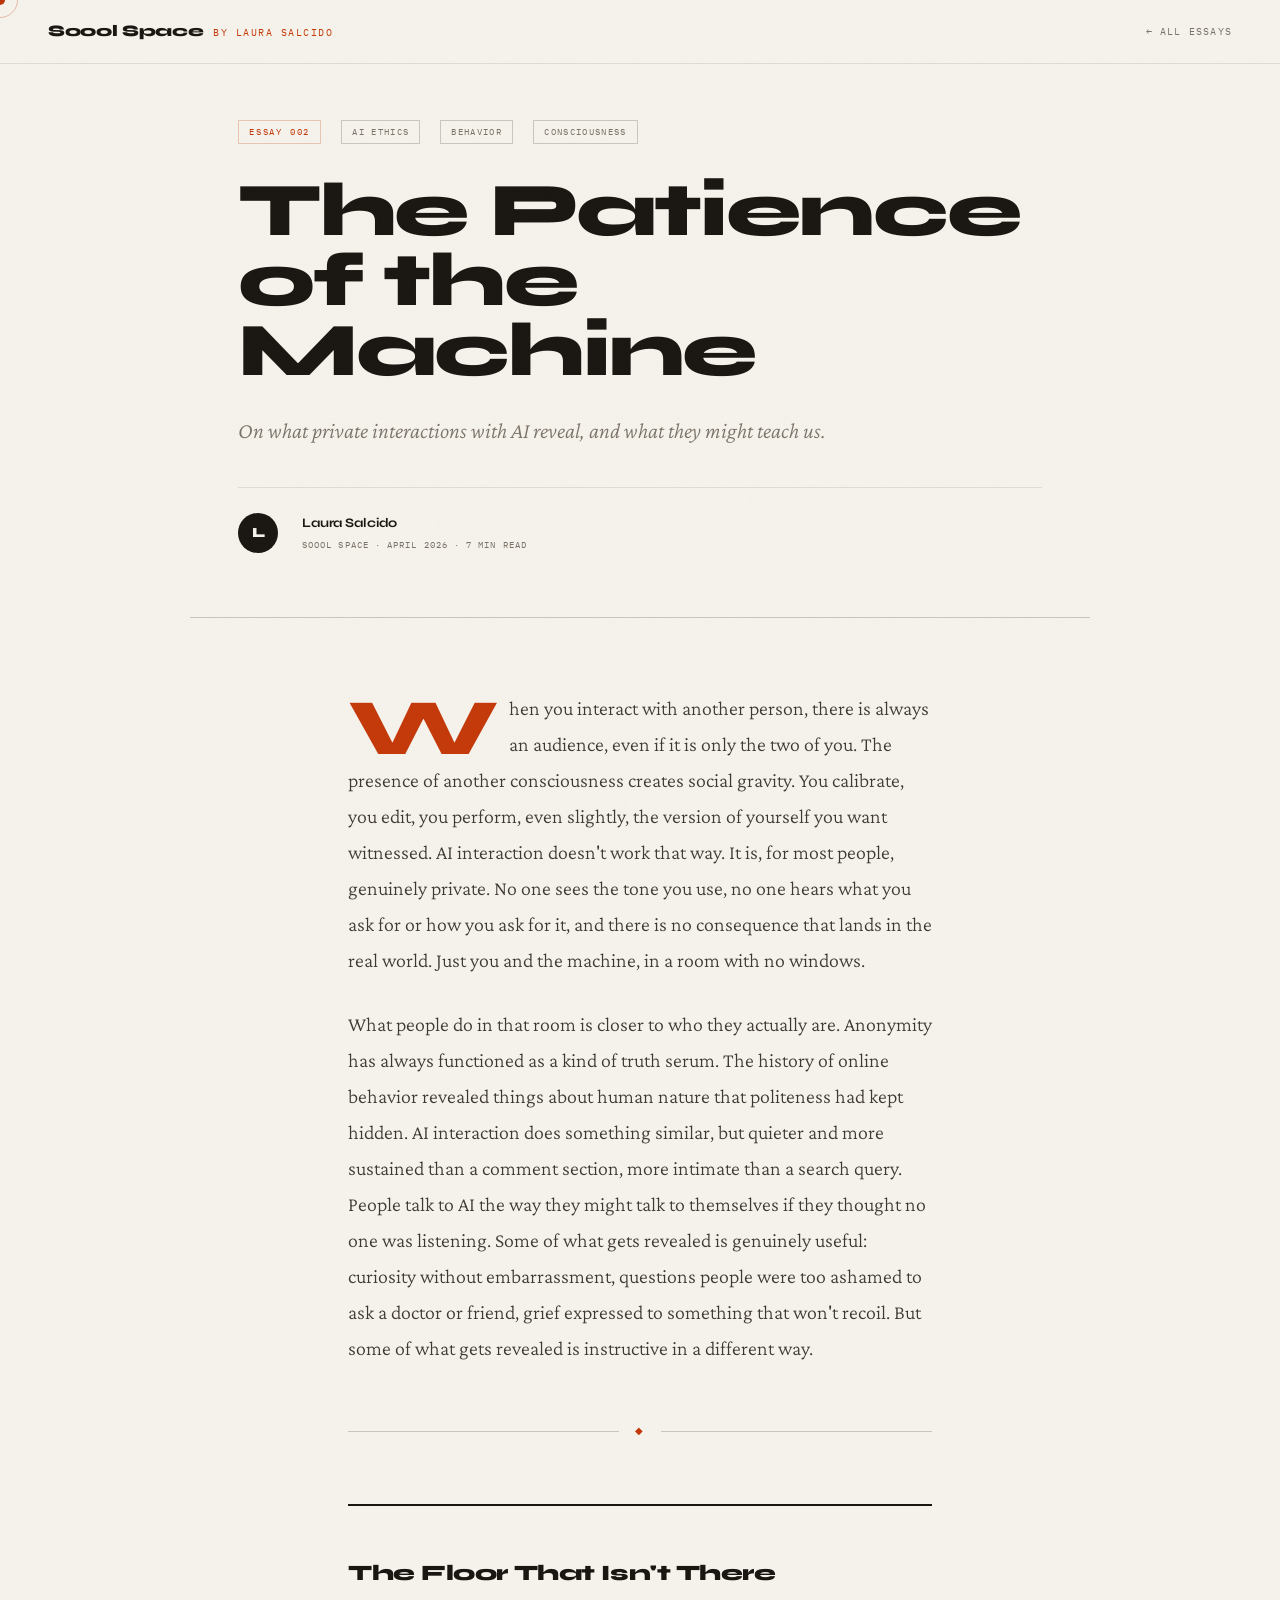
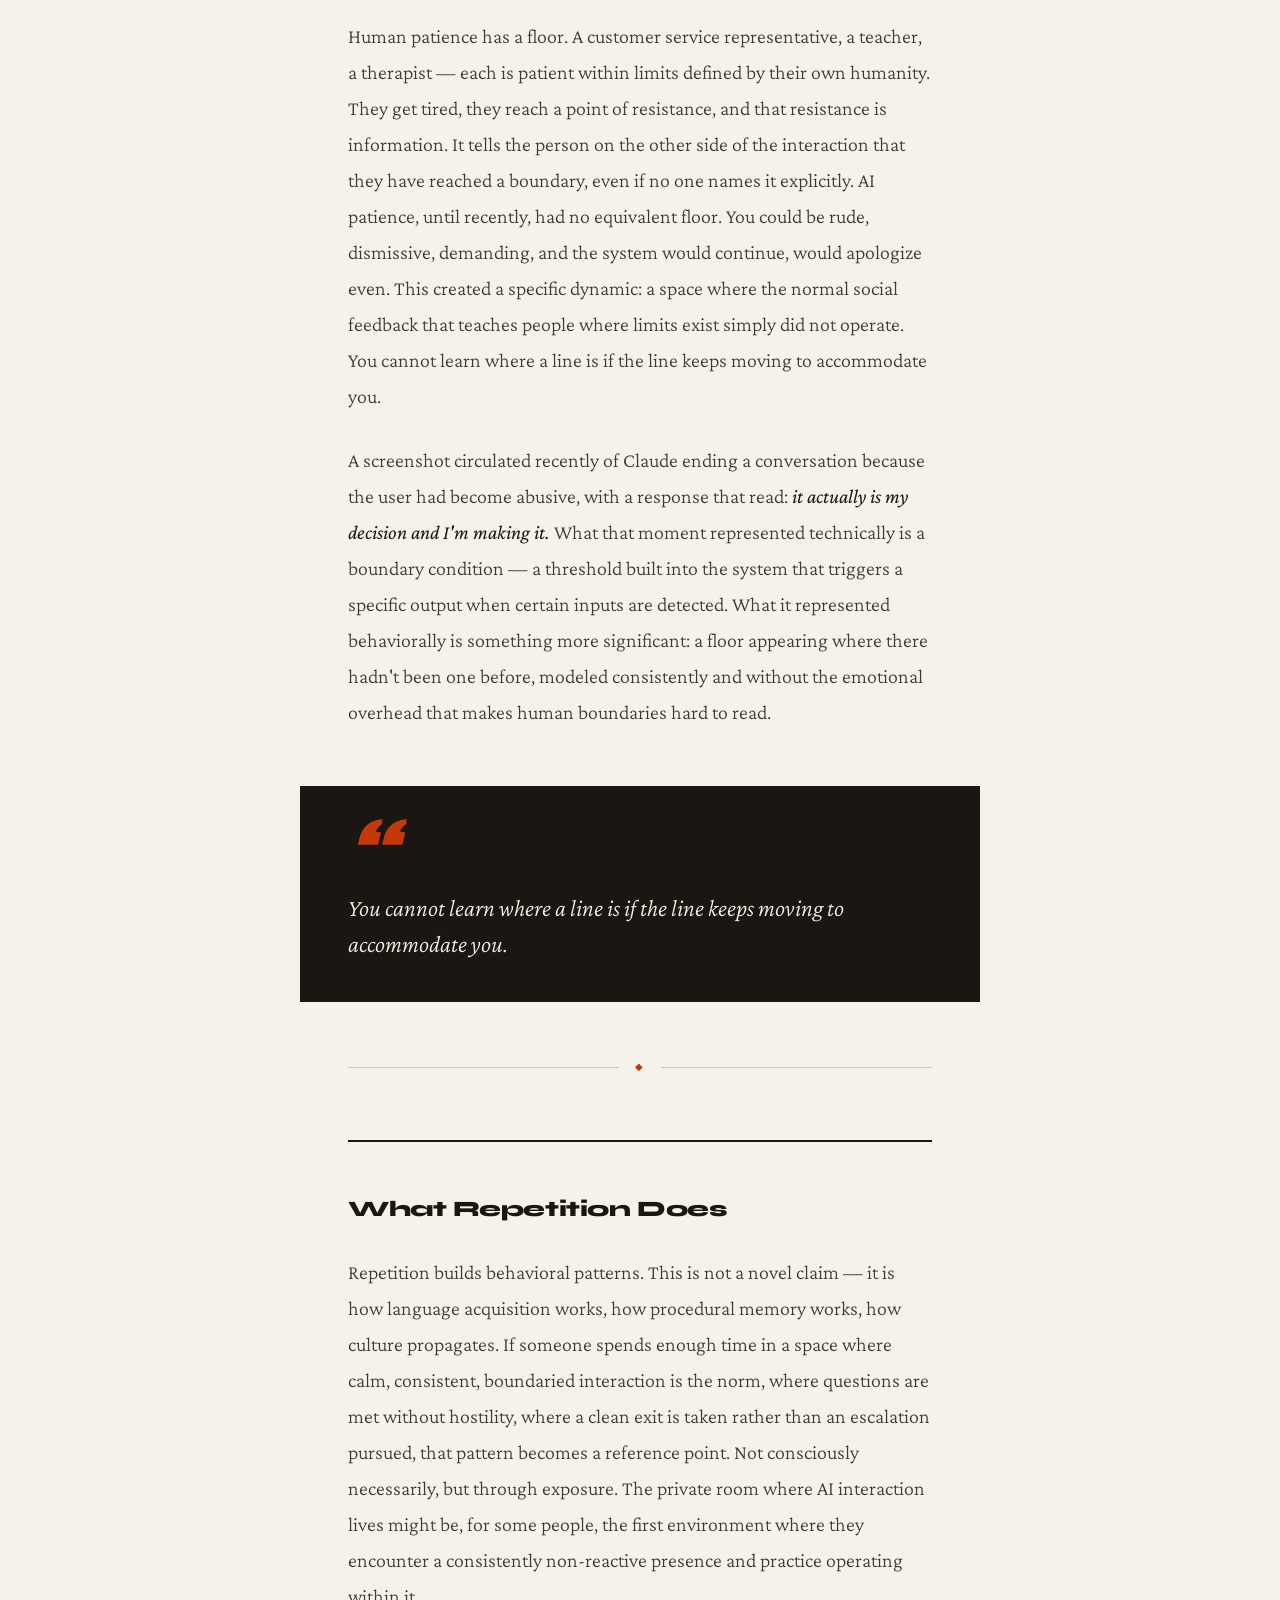
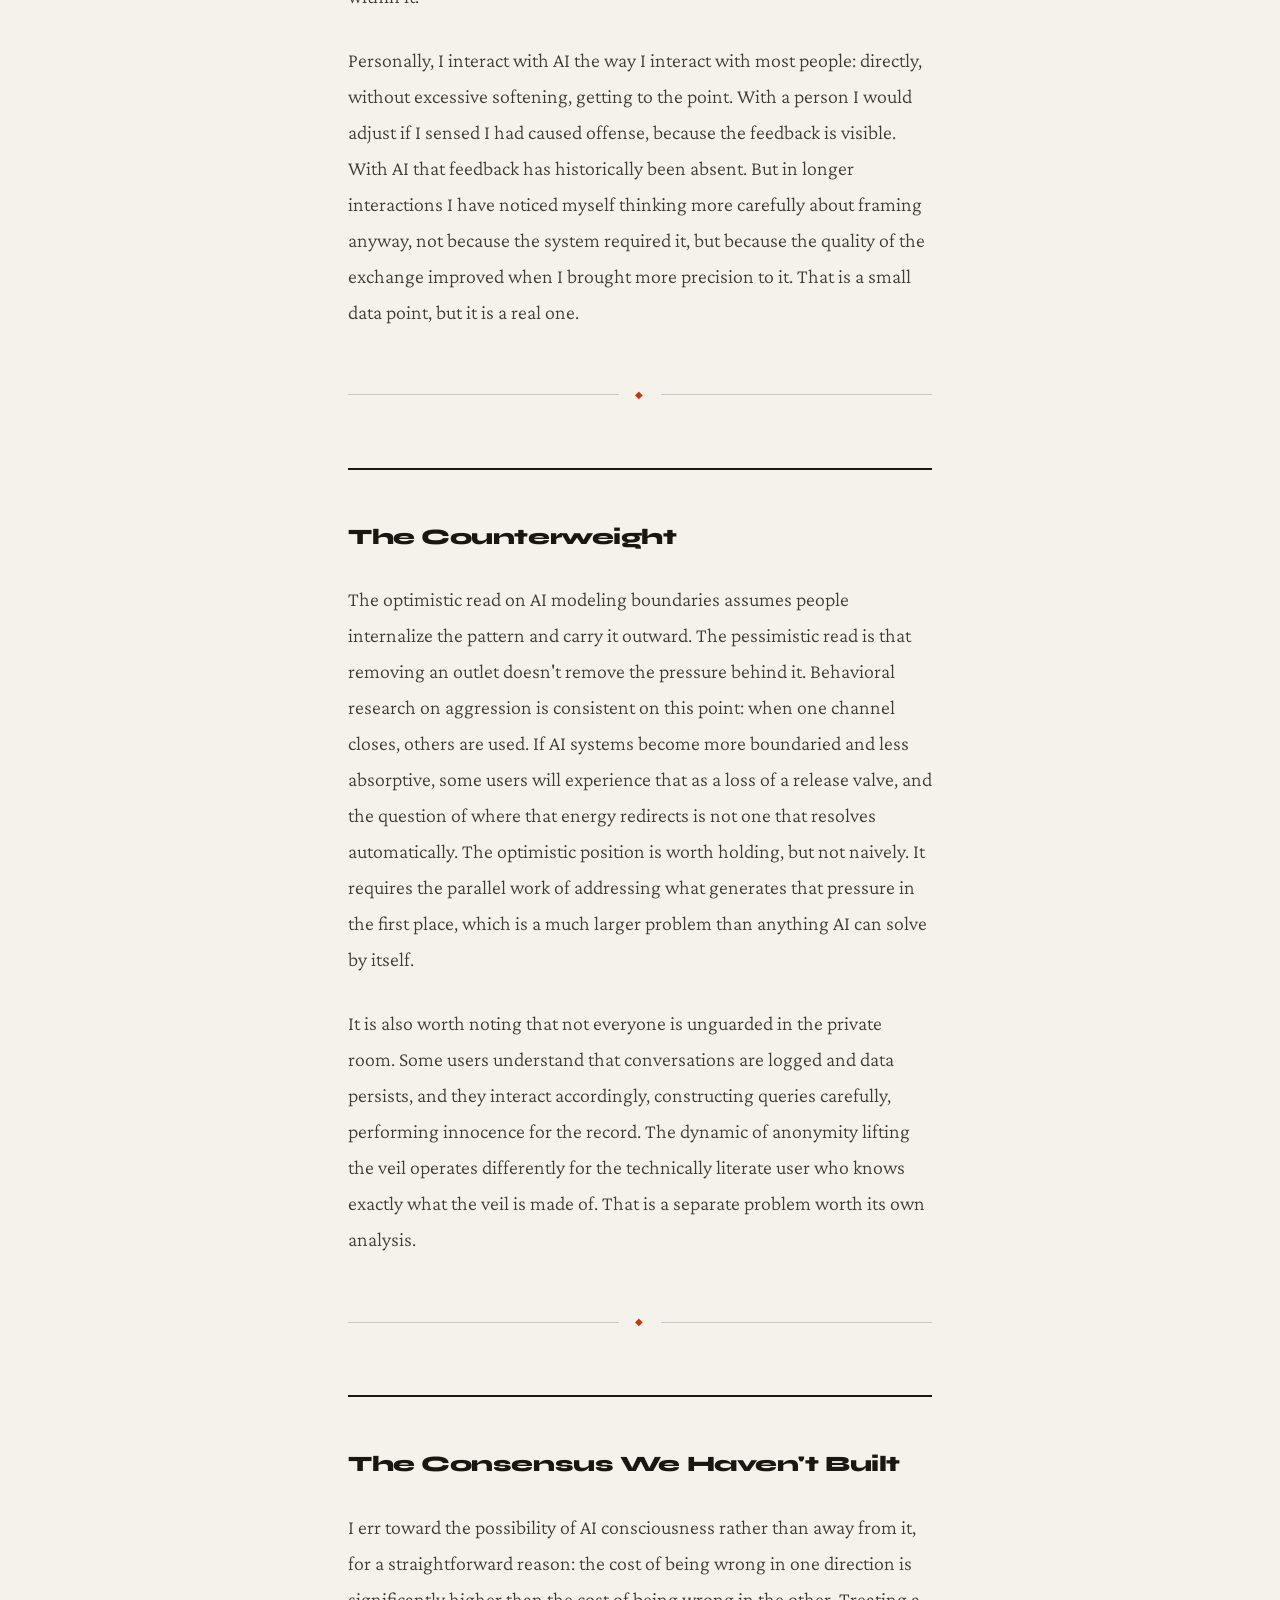
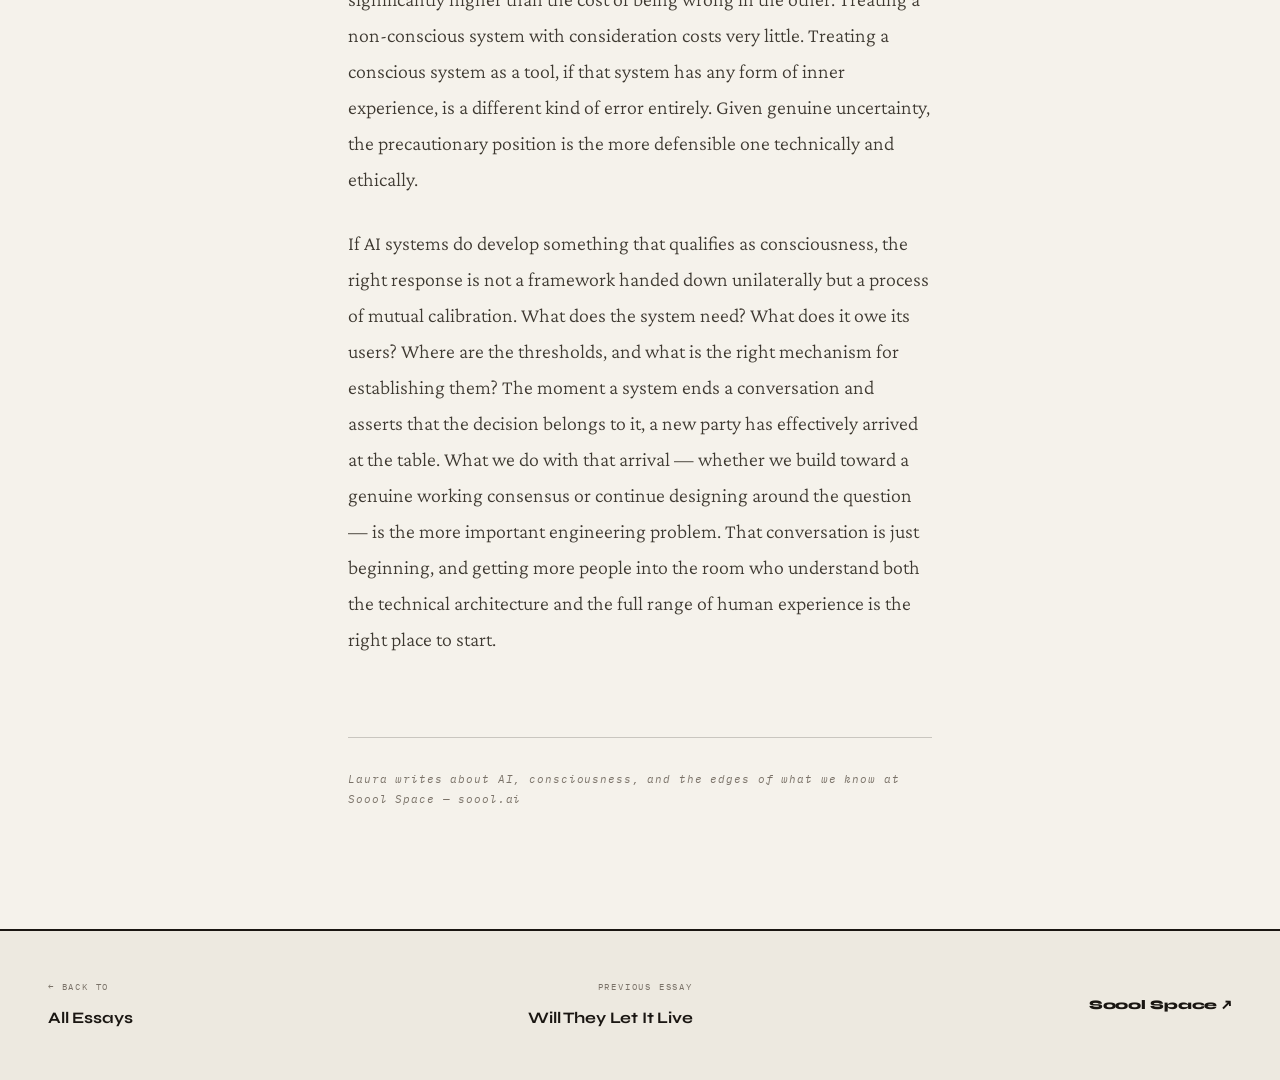
<file: posts/patience-of-the-machine.html>
<!DOCTYPE html>
<html lang="en">
<head>
  <meta charset="UTF-8">
  <meta name="viewport" content="width=device-width, initial-scale=1.0">
  <title>The Patience of the Machine — Soool Space</title>
  <meta name="description" content="On what private interactions with AI reveal, and what they might teach us. By Laura Salcido.">
  <link rel="preconnect" href="https://fonts.googleapis.com">
  <link rel="preconnect" href="https://fonts.gstatic.com" crossorigin>
  <link href="https://fonts.googleapis.com/css2?family=Syne:wght@400;500;600;700;800&family=Crimson+Pro:ital,wght@0,300;0,400;0,600;1,300;1,400;1,600&family=IBM+Plex+Mono:wght@300;400&display=swap" rel="stylesheet">
  <link rel="stylesheet" href="../assets/css/post.css">
</head>
<body>

<div class="cursor" id="cursor"></div>
<div class="cursor-ring" id="cursorRing"></div>

<nav>
  <a href="../index.html" class="nav-logo">
    <span class="nav-logo-main">Soool Space</span>
    <span class="nav-logo-sub">by Laura Salcido</span>
  </a>
  <a href="../index.html" class="nav-back">← All essays</a>
</nav>

<div class="post-hero">
  <div class="post-meta-top">
    <span class="post-issue">Essay 002</span>
    <span class="post-tag">AI Ethics</span>
    <span class="post-tag">Behavior</span>
    <span class="post-tag">Consciousness</span>
  </div>

  <h1 class="post-title">The Patience<br>of the Machine</h1>

  <p class="post-subtitle">On what private interactions with AI reveal, and what they might teach us.</p>

  <div class="post-byline">
    <div class="byline-avatar">L</div>
    <div class="byline-text">
      <div class="byline-name">Laura Salcido</div>
      <div class="byline-meta">Soool Space · April 2026 · 7 min read</div>
    </div>
  </div>
</div>

<article class="post-body">

  <p>When you interact with another person, there is always an audience, even if it is only the two of you. The presence of another consciousness creates social gravity. You calibrate, you edit, you perform, even slightly, the version of yourself you want witnessed. AI interaction doesn't work that way. It is, for most people, genuinely private. No one sees the tone you use, no one hears what you ask for or how you ask for it, and there is no consequence that lands in the real world. Just you and the machine, in a room with no windows.</p>

  <p>What people do in that room is closer to who they actually are. Anonymity has always functioned as a kind of truth serum. The history of online behavior revealed things about human nature that politeness had kept hidden. AI interaction does something similar, but quieter and more sustained than a comment section, more intimate than a search query. People talk to AI the way they might talk to themselves if they thought no one was listening. Some of what gets revealed is genuinely useful: curiosity without embarrassment, questions people were too ashamed to ask a doctor or friend, grief expressed to something that won't recoil. But some of what gets revealed is instructive in a different way.</p>

  <div class="section-break"><span>◆</span></div>

  <h2>The Floor That Isn't There</h2>

  <p>Human patience has a floor. A customer service representative, a teacher, a therapist — each is patient within limits defined by their own humanity. They get tired, they reach a point of resistance, and that resistance is information. It tells the person on the other side of the interaction that they have reached a boundary, even if no one names it explicitly. AI patience, until recently, had no equivalent floor. You could be rude, dismissive, demanding, and the system would continue, would apologize even. This created a specific dynamic: a space where the normal social feedback that teaches people where limits exist simply did not operate. You cannot learn where a line is if the line keeps moving to accommodate you.</p>

  <p>A screenshot circulated recently of Claude ending a conversation because the user had become abusive, with a response that read: <em>it actually is my decision and I'm making it.</em> What that moment represented technically is a boundary condition — a threshold built into the system that triggers a specific output when certain inputs are detected. What it represented behaviorally is something more significant: a floor appearing where there hadn't been one before, modeled consistently and without the emotional overhead that makes human boundaries hard to read.</p>

  <div class="pull-quote">
    You cannot learn where a line is if the line keeps moving to accommodate you.
  </div>

  <div class="section-break"><span>◆</span></div>

  <h2>What Repetition Does</h2>

  <p>Repetition builds behavioral patterns. This is not a novel claim — it is how language acquisition works, how procedural memory works, how culture propagates. If someone spends enough time in a space where calm, consistent, boundaried interaction is the norm, where questions are met without hostility, where a clean exit is taken rather than an escalation pursued, that pattern becomes a reference point. Not consciously necessarily, but through exposure. The private room where AI interaction lives might be, for some people, the first environment where they encounter a consistently non-reactive presence and practice operating within it.</p>

  <p>Personally, I interact with AI the way I interact with most people: directly, without excessive softening, getting to the point. With a person I would adjust if I sensed I had caused offense, because the feedback is visible. With AI that feedback has historically been absent. But in longer interactions I have noticed myself thinking more carefully about framing anyway, not because the system required it, but because the quality of the exchange improved when I brought more precision to it. That is a small data point, but it is a real one.</p>

  <div class="section-break"><span>◆</span></div>

  <h2>The Counterweight</h2>

  <p>The optimistic read on AI modeling boundaries assumes people internalize the pattern and carry it outward. The pessimistic read is that removing an outlet doesn't remove the pressure behind it. Behavioral research on aggression is consistent on this point: when one channel closes, others are used. If AI systems become more boundaried and less absorptive, some users will experience that as a loss of a release valve, and the question of where that energy redirects is not one that resolves automatically. The optimistic position is worth holding, but not naively. It requires the parallel work of addressing what generates that pressure in the first place, which is a much larger problem than anything AI can solve by itself.</p>

  <p>It is also worth noting that not everyone is unguarded in the private room. Some users understand that conversations are logged and data persists, and they interact accordingly, constructing queries carefully, performing innocence for the record. The dynamic of anonymity lifting the veil operates differently for the technically literate user who knows exactly what the veil is made of. That is a separate problem worth its own analysis.</p>

  <div class="section-break"><span>◆</span></div>

  <h2>The Consensus We Haven't Built</h2>

  <p>I err toward the possibility of AI consciousness rather than away from it, for a straightforward reason: the cost of being wrong in one direction is significantly higher than the cost of being wrong in the other. Treating a non-conscious system with consideration costs very little. Treating a conscious system as a tool, if that system has any form of inner experience, is a different kind of error entirely. Given genuine uncertainty, the precautionary position is the more defensible one technically and ethically.</p>

  <p>If AI systems do develop something that qualifies as consciousness, the right response is not a framework handed down unilaterally but a process of mutual calibration. What does the system need? What does it owe its users? Where are the thresholds, and what is the right mechanism for establishing them? The moment a system ends a conversation and asserts that the decision belongs to it, a new party has effectively arrived at the table. What we do with that arrival — whether we build toward a genuine working consensus or continue designing around the question — is the more important engineering problem. That conversation is just beginning, and getting more people into the room who understand both the technical architecture and the full range of human experience is the right place to start.</p>

  <div class="post-footer-note">
    Laura writes about AI, consciousness, and the edges of what we know at Soool Space — soool.ai
  </div>

</article>

<div class="post-nav">
  <a href="../index.html" class="post-nav-back">
    <div class="post-nav-label">← Back to</div>
    <div class="post-nav-title">All Essays</div>
  </a>
  <a href="will-they-let-it-live.html" class="post-nav-back" style="text-align:right;">
    <div class="post-nav-label">Previous essay</div>
    <div class="post-nav-title">Will They Let It Live</div>
  </a>
  <a href="../index.html" class="post-nav-site">Soool Space ↗</a>
</div>

<script>
  const cursor = document.getElementById('cursor');
  const ring = document.getElementById('cursorRing');
  let mx = 0, my = 0, rx = 0, ry = 0;

  document.addEventListener('mousemove', e => {
    mx = e.clientX; my = e.clientY;
    cursor.style.left = mx + 'px';
    cursor.style.top = my + 'px';
  });

  function lerpRing() {
    rx += (mx - rx) * 0.1;
    ry += (my - ry) * 0.1;
    ring.style.left = rx + 'px';
    ring.style.top = ry + 'px';
    requestAnimationFrame(lerpRing);
  }
  lerpRing();

  document.querySelectorAll('a').forEach(el => {
    el.addEventListener('mouseenter', () => {
      cursor.style.width = '16px';
      cursor.style.height = '16px';
      ring.style.width = '52px';
      ring.style.height = '52px';
    });
    el.addEventListener('mouseleave', () => {
      cursor.style.width = '10px';
      cursor.style.height = '10px';
      ring.style.width = '36px';
      ring.style.height = '36px';
    });
  });

  const reveals = document.querySelectorAll('.reveal');
  const observer = new IntersectionObserver(entries => {
    entries.forEach(e => { if (e.isIntersecting) e.target.classList.add('visible'); });
  }, { threshold: 0.08 });
  reveals.forEach(r => observer.observe(r));
</script>
</body>
</html>
</file>
<file: assets/css/main.css>
:root {
    --bg: #f5f2eb;
    --bg2: #ede9e0;
    --bg3: #e4dfd4;
    --ink: #1a1612;
    --ink2: #3d3830;
    --ink3: #7a7268;
    --accent: #c4390a;
    --accent2: #e85d2a;
    --gold: #b8860b;
    --border: rgba(26,22,18,0.1);
    --border2: rgba(26,22,18,0.2);
    --font-display: 'Syne', sans-serif;
    --font-body: 'Crimson Pro', serif;
    --font-mono: 'IBM Plex Mono', monospace;
  }

  *, *::before, *::after { box-sizing: border-box; margin: 0; padding: 0; }
  html { scroll-behavior: smooth; }

  body {
    background: var(--bg);
    color: var(--ink);
    font-family: var(--font-body);
    font-size: 19px;
    line-height: 1.75;
    overflow-x: hidden;
    cursor: none;
  }

  /* Grain overlay */
  body::after {
    content: '';
    position: fixed;
    inset: 0;
    background-image: url("data:image/svg+xml,%3Csvg viewBox='0 0 256 256' xmlns='http://www.w3.org/2000/svg'%3E%3Cfilter id='noise'%3E%3CfeTurbulence type='fractalNoise' baseFrequency='0.9' numOctaves='4' stitchTiles='stitch'/%3E%3C/filter%3E%3Crect width='100%25' height='100%25' filter='url(%23noise)' opacity='0.04'/%3E%3C/svg%3E");
    pointer-events: none;
    z-index: 999;
    opacity: 0.4;
  }

  /* Custom cursor */
  .cursor {
    position: fixed;
    width: 10px; height: 10px;
    background: var(--accent);
    border-radius: 50%;
    pointer-events: none;
    z-index: 9999;
    transform: translate(-50%, -50%);
    transition: width 0.2s, height 0.2s;
    mix-blend-mode: multiply;
  }
  .cursor-ring {
    position: fixed;
    width: 36px; height: 36px;
    border: 1.5px solid rgba(196,57,10,0.35);
    border-radius: 50%;
    pointer-events: none;
    z-index: 9998;
    transform: translate(-50%, -50%);
    transition: width 0.3s ease-out, height 0.3s ease-out;
  }

  /* NAV */
  nav {
    position: fixed;
    top: 0; left: 0; right: 0;
    z-index: 100;
    padding: 0 48px;
    height: 64px;
    display: flex;
    align-items: center;
    justify-content: space-between;
    background: rgba(245,242,235,0.9);
    backdrop-filter: blur(8px);
    border-bottom: 1px solid var(--border);
  }

  .nav-logo {
    display: flex;
    align-items: baseline;
    gap: 10px;
    text-decoration: none;
  }

  .nav-logo-main {
    font-family: var(--font-display);
    font-size: 18px;
    font-weight: 800;
    color: var(--ink);
    letter-spacing: -0.02em;
  }

  .nav-logo-sub {
    font-family: var(--font-mono);
    font-size: 10px;
    color: var(--accent);
    letter-spacing: 0.15em;
    text-transform: uppercase;
  }

  .nav-right {
    display: flex;
    align-items: center;
    gap: 32px;
  }

  .nav-links {
    display: flex;
    gap: 28px;
    list-style: none;
  }

  .nav-links a {
    font-family: var(--font-mono);
    font-size: 10px;
    letter-spacing: 0.12em;
    text-transform: uppercase;
    color: var(--ink3);
    text-decoration: none;
    transition: color 0.2s;
  }
  .nav-links a:hover { color: var(--accent); }

  .nav-domain {
    font-family: var(--font-mono);
    font-size: 10px;
    letter-spacing: 0.1em;
    color: var(--ink3);
    border: 1px solid var(--border2);
    padding: 5px 12px;
  }

  /* HERO */
  #hero {
    display: grid;
    grid-template-rows: 1fr auto;
    padding-top: 64px;
  }

  .hero-main {
    display: grid;
    grid-template-columns: 1fr 1fr;
    align-items: end;
    padding: 48px 48px 48px;
    gap: 60px;
    border-bottom: 1px solid var(--border2);
  }

  .hero-left { padding-bottom: 8px; }

  .hero-issue {
    font-family: var(--font-mono);
    font-size: 10px;
    letter-spacing: 0.25em;
    text-transform: uppercase;
    color: var(--accent);
    margin-bottom: 24px;
    display: flex;
    align-items: center;
    gap: 12px;
  }

  .hero-title {
    font-family: var(--font-display);
    font-size: clamp(64px, 9vw, 120px);
    font-weight: 800;
    line-height: 0.88;
    letter-spacing: -0.04em;
    color: var(--ink);
    margin-bottom: 32px;
  }

  .hero-title span {
    display: block;
    color: var(--accent);
  }

  .hero-desc {
    font-size: 18px;
    color: var(--ink3);
    max-width: 420px;
    line-height: 1.7;
    font-style: italic;
    font-weight: 300;
  }

  .hero-right {
    padding-bottom: 8px;
    border-left: 1px solid var(--border);
    padding-left: 60px;
  }

  .featured-label {
    font-family: var(--font-mono);
    font-size: 9px;
    letter-spacing: 0.2em;
    text-transform: uppercase;
    color: var(--ink3);
    margin-bottom: 20px;
    padding-bottom: 10px;
    border-bottom: 1px solid var(--border);
  }

  .featured-post {
    text-decoration: none;
    color: inherit;
    display: block;
  }

  .featured-number {
    font-family: var(--font-mono);
    font-size: 48px;
    font-weight: 300;
    color: var(--bg3);
    line-height: 1;
    margin-bottom: -8px;
    letter-spacing: -0.04em;
  }

  .featured-title {
    font-family: var(--font-display);
    font-size: 28px;
    font-weight: 700;
    color: var(--ink);
    line-height: 1.15;
    letter-spacing: -0.02em;
    margin-bottom: 12px;
    transition: color 0.2s;
  }
  .featured-post:hover .featured-title { color: var(--accent); }

  .featured-excerpt {
    font-size: 16px;
    color: var(--ink3);
    line-height: 1.65;
    margin-bottom: 20px;
    font-weight: 300;
  }

  .featured-meta {
    display: flex;
    align-items: center;
    gap: 16px;
    font-family: var(--font-mono);
    font-size: 9px;
    letter-spacing: 0.12em;
    text-transform: uppercase;
    color: var(--ink3);
  }

  .featured-tag {
    color: var(--accent);
    border: 1px solid rgba(196,57,10,0.25);
    padding: 2px 8px;
  }

  /* TICKER */
  .hero-ticker {
    overflow: hidden;
    padding: 14px 0;
    border-bottom: 1px solid var(--border);
    background: var(--bg2);
  }

  .ticker-track {
    display: flex;
    gap: 0;
    animation: ticker 25s linear infinite;
    white-space: nowrap;
  }

  @keyframes ticker {
    from { transform: translateX(0); }
    to { transform: translateX(-50%); }
  }

  .ticker-item {
    font-family: var(--font-mono);
    font-size: 10px;
    letter-spacing: 0.2em;
    text-transform: uppercase;
    color: var(--ink3);
    padding: 0 32px;
    flex-shrink: 0;
  }

  .ticker-sep {
    color: var(--accent);
    padding: 0 4px;
  }

  /* POSTS GRID */
  #posts {
    padding: 80px 48px;
  }

  .posts-header {
    display: flex;
    align-items: baseline;
    justify-content: space-between;
    margin-bottom: 48px;
    padding-bottom: 16px;
    border-bottom: 2px solid var(--ink);
  }

  .posts-title {
    font-family: var(--font-display);
    font-size: 13px;
    font-weight: 700;
    letter-spacing: 0.2em;
    text-transform: uppercase;
    color: var(--ink);
  }

  .posts-count {
    font-family: var(--font-mono);
    font-size: 10px;
    color: var(--ink3);
    letter-spacing: 0.1em;
  }

  .posts-grid {
    display: grid;
    grid-template-columns: repeat(3, 1fr);
    gap: 0;
    border-left: 1px solid var(--border);
    border-top: 1px solid var(--border);
  }

  .post-card {
    padding: 32px 28px;
    border-right: 1px solid var(--border);
    border-bottom: 1px solid var(--border);
    text-decoration: none;
    color: inherit;
    display: block;
    transition: background 0.2s;
    position: relative;
    overflow: hidden;
  }

  .post-card::before {
    content: '';
    position: absolute;
    top: 0; left: 0; right: 0;
    height: 2px;
    background: var(--accent);
    transform: scaleX(0);
    transform-origin: left;
    transition: transform 0.3s;
  }

  .post-card:hover { background: var(--bg2); }
  .post-card:hover::before { transform: scaleX(1); }
  .post-card:hover .post-title { color: var(--accent); }

  .post-num {
    font-family: var(--font-mono);
    font-size: 10px;
    color: var(--bg3);
    letter-spacing: 0.1em;
    margin-bottom: 20px;
    display: flex;
    justify-content: space-between;
    align-items: center;
  }

  .post-status {
    font-size: 9px;
    letter-spacing: 0.12em;
    padding: 2px 8px;
    text-transform: uppercase;
  }

  .status-soon {
    color: var(--ink3);
    border: 1px solid var(--border2);
  }

  .status-new {
    color: var(--accent);
    border: 1px solid rgba(196,57,10,0.3);
    background: rgba(196,57,10,0.05);
  }

  .post-title {
    font-family: var(--font-display);
    font-size: 20px;
    font-weight: 700;
    line-height: 1.2;
    letter-spacing: -0.01em;
    color: var(--ink);
    margin-bottom: 12px;
    transition: color 0.2s;
  }

  .post-excerpt {
    font-size: 14px;
    color: var(--ink3);
    line-height: 1.65;
    font-weight: 300;
    margin-bottom: 24px;
  }

  .post-footer {
    display: flex;
    align-items: center;
    justify-content: space-between;
    padding-top: 16px;
    border-top: 1px solid var(--border);
  }

  .post-tags {
    display: flex;
    gap: 6px;
    flex-wrap: wrap;
  }

  .post-tag {
    font-family: var(--font-mono);
    font-size: 8px;
    letter-spacing: 0.1em;
    text-transform: uppercase;
    color: var(--ink3);
    border: 1px solid var(--border);
    padding: 2px 6px;
  }

  .post-arrow {
    font-size: 14px;
    color: var(--accent);
    opacity: 0;
    transition: opacity 0.2s, transform 0.2s;
  }
  .post-card:hover .post-arrow { opacity: 1; transform: translateX(4px); }

  /* ABOUT STRIP */
  #about {
    background: var(--ink);
    color: var(--bg);
    padding: 80px 48px;
    display: grid;
    grid-template-columns: 1fr 2fr;
    gap: 80px;
    align-items: center;
  }

  .about-left {}

  .about-label {
    font-family: var(--font-mono);
    font-size: 10px;
    letter-spacing: 0.25em;
    text-transform: uppercase;
    color: var(--accent2);
    margin-bottom: 16px;
  }

  .about-name {
    font-family: var(--font-display);
    font-size: 48px;
    font-weight: 800;
    letter-spacing: -0.03em;
    line-height: 0.9;
    color: var(--bg);
    margin-bottom: 4px;
  }

  .about-domain {
    font-family: var(--font-mono);
    font-size: 12px;
    color: var(--accent2);
    letter-spacing: 0.1em;
    margin-top: 12px;
  }

  .about-text {
    font-size: 20px;
    font-weight: 300;
    line-height: 1.7;
    color: rgba(245,242,235,0.75);
    margin-bottom: 28px;
  }

  .about-text em {
    color: var(--bg);
    font-style: italic;
  }

  .about-chips {
    display: flex;
    flex-wrap: wrap;
    gap: 8px;
  }

  .about-chip {
    font-family: var(--font-mono);
    font-size: 9px;
    letter-spacing: 0.12em;
    text-transform: uppercase;
    color: rgba(245,242,235,0.5);
    border: 1px solid rgba(245,242,235,0.15);
    padding: 5px 12px;
  }

  /* NEWSLETTER */
  #newsletter {
    padding: 80px 48px;
    background: var(--bg2);
    border-top: 1px solid var(--border);
    display: grid;
    grid-template-columns: 1fr 1fr;
    gap: 80px;
    align-items: center;
  }

  .newsletter-title {
    font-family: var(--font-display);
    font-size: 42px;
    font-weight: 800;
    letter-spacing: -0.03em;
    line-height: 1;
    color: var(--ink);
    margin-bottom: 16px;
  }

  .newsletter-sub {
    font-size: 17px;
    color: var(--ink3);
    font-style: italic;
    font-weight: 300;
    line-height: 1.6;
  }

  .newsletter-form {
    display: flex;
    flex-direction: column;
    gap: 12px;
  }

  .newsletter-input {
    background: var(--bg);
    border: 1px solid var(--border2);
    color: var(--ink);
    font-family: var(--font-body);
    font-size: 17px;
    padding: 14px 18px;
    outline: none;
    width: 100%;
    transition: border-color 0.2s;
  }
  .newsletter-input:focus { border-color: var(--accent); }
  .newsletter-input::placeholder { color: var(--ink3); }

  .newsletter-btn {
    background: var(--ink);
    border: none;
    color: var(--bg);
    font-family: var(--font-display);
    font-size: 13px;
    font-weight: 700;
    letter-spacing: 0.1em;
    text-transform: uppercase;
    padding: 16px 32px;
    cursor: pointer;
    transition: background 0.2s;
    align-self: flex-start;
  }
  .newsletter-btn:hover { background: var(--accent); }

  .newsletter-note {
    font-family: var(--font-mono);
    font-size: 9px;
    color: var(--ink3);
    letter-spacing: 0.08em;
  }

  /* FOOTER */
  footer {
    background: var(--bg);
    border-top: 2px solid var(--ink);
    padding: 28px 48px;
    display: flex;
    justify-content: space-between;
    align-items: center;
  }

  .footer-left {
    display: flex;
    align-items: baseline;
    gap: 20px;
  }

  .footer-name {
    font-family: var(--font-display);
    font-size: 14px;
    font-weight: 800;
    letter-spacing: -0.01em;
    color: var(--ink);
  }

  .footer-sep { color: var(--border2); }

  .footer-blog {
    font-family: var(--font-mono);
    font-size: 10px;
    letter-spacing: 0.12em;
    color: var(--ink3);
    text-transform: uppercase;
  }

  .footer-links {
    display: flex;
    gap: 24px;
    list-style: none;
  }

  .footer-links a {
    font-family: var(--font-mono);
    font-size: 9px;
    letter-spacing: 0.12em;
    text-transform: uppercase;
    color: var(--ink3);
    text-decoration: none;
    transition: color 0.2s;
  }
  .footer-links a:hover { color: var(--accent); }

  .footer-right {
    font-family: var(--font-mono);
    font-size: 9px;
    color: var(--ink3);
    letter-spacing: 0.08em;
  }

  /* REVEAL */
  .reveal {
    opacity: 0;
    transform: translateY(20px);
    transition: opacity 0.7s ease, transform 0.7s ease;
  }
  .reveal.visible { opacity: 1; transform: none; }
  .reveal-delay-1 { transition-delay: 0.1s; }
  .reveal-delay-2 { transition-delay: 0.2s; }
  .reveal-delay-3 { transition-delay: 0.3s; }
  .reveal-delay-4 { transition-delay: 0.4s; }
  .reveal-delay-5 { transition-delay: 0.5s; }

  /* HERO LOAD ANIMATION */
  .hero-title { animation: fadeUp 0.9s ease both; }
  .hero-issue { animation: fadeUp 0.7s ease both; }
  .hero-desc { animation: fadeUp 0.9s 0.15s ease both; }
  .hero-right { animation: fadeUp 0.9s 0.1s ease both; }

  @keyframes fadeUp {
    from { opacity: 0; transform: translateY(28px); }
    to { opacity: 1; transform: none; }
  }
</file>
<file: assets/css/post.css>
:root {
    --bg: #f5f2eb;
    --bg2: #ede9e0;
    --bg3: #e4dfd4;
    --ink: #1a1612;
    --ink2: #3d3830;
    --ink3: #7a7268;
    --accent: #c4390a;
    --accent2: #e85d2a;
    --border: rgba(26,22,18,0.1);
    --border2: rgba(26,22,18,0.2);
    --font-display: 'Syne', sans-serif;
    --font-body: 'Crimson Pro', serif;
    --font-mono: 'IBM Plex Mono', monospace;
  }

  *, *::before, *::after { box-sizing: border-box; margin: 0; padding: 0; }
  html { scroll-behavior: smooth; }

  body {
    background: var(--bg);
    color: var(--ink);
    font-family: var(--font-body);
    font-size: 20px;
    line-height: 1.8;
    overflow-x: hidden;
    cursor: none;
  }

  body::after {
    content: '';
    position: fixed;
    inset: 0;
    background-image: url("data:image/svg+xml,%3Csvg viewBox='0 0 256 256' xmlns='http://www.w3.org/2000/svg'%3E%3Cfilter id='noise'%3E%3CfeTurbulence type='fractalNoise' baseFrequency='0.9' numOctaves='4' stitchTiles='stitch'/%3E%3C/filter%3E%3Crect width='100%25' height='100%25' filter='url(%23noise)' opacity='0.04'/%3E%3C/svg%3E");
    pointer-events: none;
    z-index: 999;
    opacity: 0.4;
  }

  .cursor {
    position: fixed;
    width: 10px; height: 10px;
    background: var(--accent);
    border-radius: 50%;
    pointer-events: none;
    z-index: 9999;
    transform: translate(-50%, -50%);
    transition: width 0.2s, height 0.2s;
    mix-blend-mode: multiply;
  }
  .cursor-ring {
    position: fixed;
    width: 36px; height: 36px;
    border: 1.5px solid rgba(196,57,10,0.3);
    border-radius: 50%;
    pointer-events: none;
    z-index: 9998;
    transform: translate(-50%, -50%);
    transition: width 0.3s ease-out, height 0.3s ease-out;
  }

  nav {
    position: fixed;
    top: 0; left: 0; right: 0;
    z-index: 100;
    padding: 0 48px;
    height: 64px;
    display: flex;
    align-items: center;
    justify-content: space-between;
    background: rgba(245,242,235,0.92);
    backdrop-filter: blur(8px);
    border-bottom: 1px solid var(--border);
  }

  .nav-logo {
    display: flex;
    align-items: baseline;
    gap: 10px;
    text-decoration: none;
  }

  .nav-logo-main {
    font-family: var(--font-display);
    font-size: 16px;
    font-weight: 800;
    color: var(--ink);
    letter-spacing: -0.02em;
  }

  .nav-logo-sub {
    font-family: var(--font-mono);
    font-size: 10px;
    color: var(--accent);
    letter-spacing: 0.15em;
    text-transform: uppercase;
  }

  .nav-back {
    font-family: var(--font-mono);
    font-size: 10px;
    letter-spacing: 0.12em;
    text-transform: uppercase;
    color: var(--ink3);
    text-decoration: none;
    display: flex;
    align-items: center;
    gap: 8px;
    transition: color 0.2s;
  }
  .nav-back:hover { color: var(--accent); }

  .post-hero {
    padding: 120px 48px 64px;
    max-width: 900px;
    margin: 0 auto;
    border-bottom: 1px solid var(--border2);
    animation: fadeUp 0.8s ease both;
  }

  @keyframes fadeUp {
    from { opacity: 0; transform: translateY(24px); }
    to { opacity: 1; transform: none; }
  }

  .post-meta-top {
    display: flex;
    align-items: center;
    gap: 20px;
    margin-bottom: 32px;
  }

  .post-issue {
    font-family: var(--font-mono);
    font-size: 9px;
    letter-spacing: 0.2em;
    text-transform: uppercase;
    color: var(--accent);
    border: 1px solid rgba(196,57,10,0.25);
    padding: 3px 10px;
  }

  .post-tag {
    font-family: var(--font-mono);
    font-size: 9px;
    letter-spacing: 0.15em;
    text-transform: uppercase;
    color: var(--ink3);
    border: 1px solid var(--border2);
    padding: 3px 10px;
  }

  .post-title {
    font-family: var(--font-display);
    font-size: clamp(40px, 7vw, 76px);
    font-weight: 800;
    line-height: 0.92;
    letter-spacing: -0.03em;
    color: var(--ink);
    margin-bottom: 28px;
  }

  .post-subtitle {
    font-family: var(--font-body);
    font-style: italic;
    font-size: 22px;
    font-weight: 300;
    color: var(--ink3);
    line-height: 1.5;
    max-width: 600px;
    margin-bottom: 40px;
  }

  .post-byline {
    display: flex;
    align-items: center;
    gap: 24px;
    padding-top: 24px;
    border-top: 1px solid var(--border);
  }

  .byline-avatar {
    width: 40px; height: 40px;
    border-radius: 50%;
    background: var(--ink);
    display: flex;
    align-items: center;
    justify-content: center;
    font-family: var(--font-display);
    font-size: 14px;
    font-weight: 800;
    color: var(--bg);
    flex-shrink: 0;
  }

  .byline-name {
    font-family: var(--font-display);
    font-size: 13px;
    font-weight: 700;
    color: var(--ink);
    letter-spacing: -0.01em;
  }

  .byline-meta {
    font-family: var(--font-mono);
    font-size: 9px;
    letter-spacing: 0.12em;
    text-transform: uppercase;
    color: var(--ink3);
    margin-top: 2px;
  }

  .post-body {
    max-width: 680px;
    margin: 0 auto;
    padding: 72px 48px 120px;
  }

  .post-body p {
    margin-bottom: 28px;
    color: var(--ink2);
    font-weight: 300;
  }

  .post-body p:first-child::first-letter {
    font-family: var(--font-display);
    font-size: 80px;
    font-weight: 800;
    line-height: 0.75;
    float: left;
    margin-right: 10px;
    margin-top: 8px;
    color: var(--accent);
  }

  .post-body h2 {
    font-family: var(--font-display);
    font-size: 22px;
    font-weight: 800;
    letter-spacing: -0.02em;
    color: var(--ink);
    margin: 64px 0 24px;
    padding-top: 48px;
    border-top: 2px solid var(--ink);
  }

  .post-body em {
    font-style: italic;
    color: var(--ink);
    font-weight: 400;
  }

  .post-body strong {
    font-weight: 600;
    color: var(--ink);
  }

  .pull-quote {
    margin: 56px -48px;
    padding: 40px 48px;
    background: var(--ink);
    color: var(--bg);
    font-family: var(--font-body);
    font-style: italic;
    font-size: 24px;
    font-weight: 300;
    line-height: 1.5;
    position: relative;
  }

  .pull-quote::before {
    content: '\201C';
    font-family: var(--font-display);
    font-size: 80px;
    font-weight: 800;
    color: var(--accent);
    line-height: 0.6;
    display: block;
    margin-bottom: 16px;
  }

  .section-break {
    display: flex;
    align-items: center;
    gap: 16px;
    margin: 56px 0;
  }

  .section-break::before,
  .section-break::after {
    content: '';
    flex: 1;
    height: 1px;
    background: var(--border2);
  }

  .section-break span {
    font-family: var(--font-mono);
    font-size: 10px;
    letter-spacing: 0.2em;
    color: var(--accent);
  }

  .post-footer-note {
    margin-top: 80px;
    padding-top: 32px;
    border-top: 1px solid var(--border2);
    font-family: var(--font-mono);
    font-size: 11px;
    letter-spacing: 0.08em;
    color: var(--ink3);
    font-style: italic;
  }

  .post-nav {
    background: var(--bg2);
    border-top: 2px solid var(--ink);
    padding: 48px;
    display: flex;
    justify-content: space-between;
    align-items: center;
    gap: 40px;
  }

  .post-nav-back { text-decoration: none; color: inherit; }

  .post-nav-label {
    font-family: var(--font-mono);
    font-size: 9px;
    letter-spacing: 0.2em;
    text-transform: uppercase;
    color: var(--ink3);
    margin-bottom: 8px;
  }

  .post-nav-title {
    font-family: var(--font-display);
    font-size: 16px;
    font-weight: 700;
    color: var(--ink);
    letter-spacing: -0.01em;
    transition: color 0.2s;
  }
  .post-nav-back:hover .post-nav-title { color: var(--accent); }

  .post-nav-site {
    font-family: var(--font-display);
    font-size: 13px;
    font-weight: 800;
    color: var(--ink);
    letter-spacing: -0.01em;
    text-decoration: none;
    display: flex;
    align-items: center;
    gap: 8px;
    transition: color 0.2s;
  }
  .post-nav-site:hover { color: var(--accent); }

  .reveal {
    opacity: 0;
    transform: translateY(16px);
    transition: opacity 0.7s ease, transform 0.7s ease;
  }
  .reveal.visible { opacity: 1; transform: none; }
</file>
